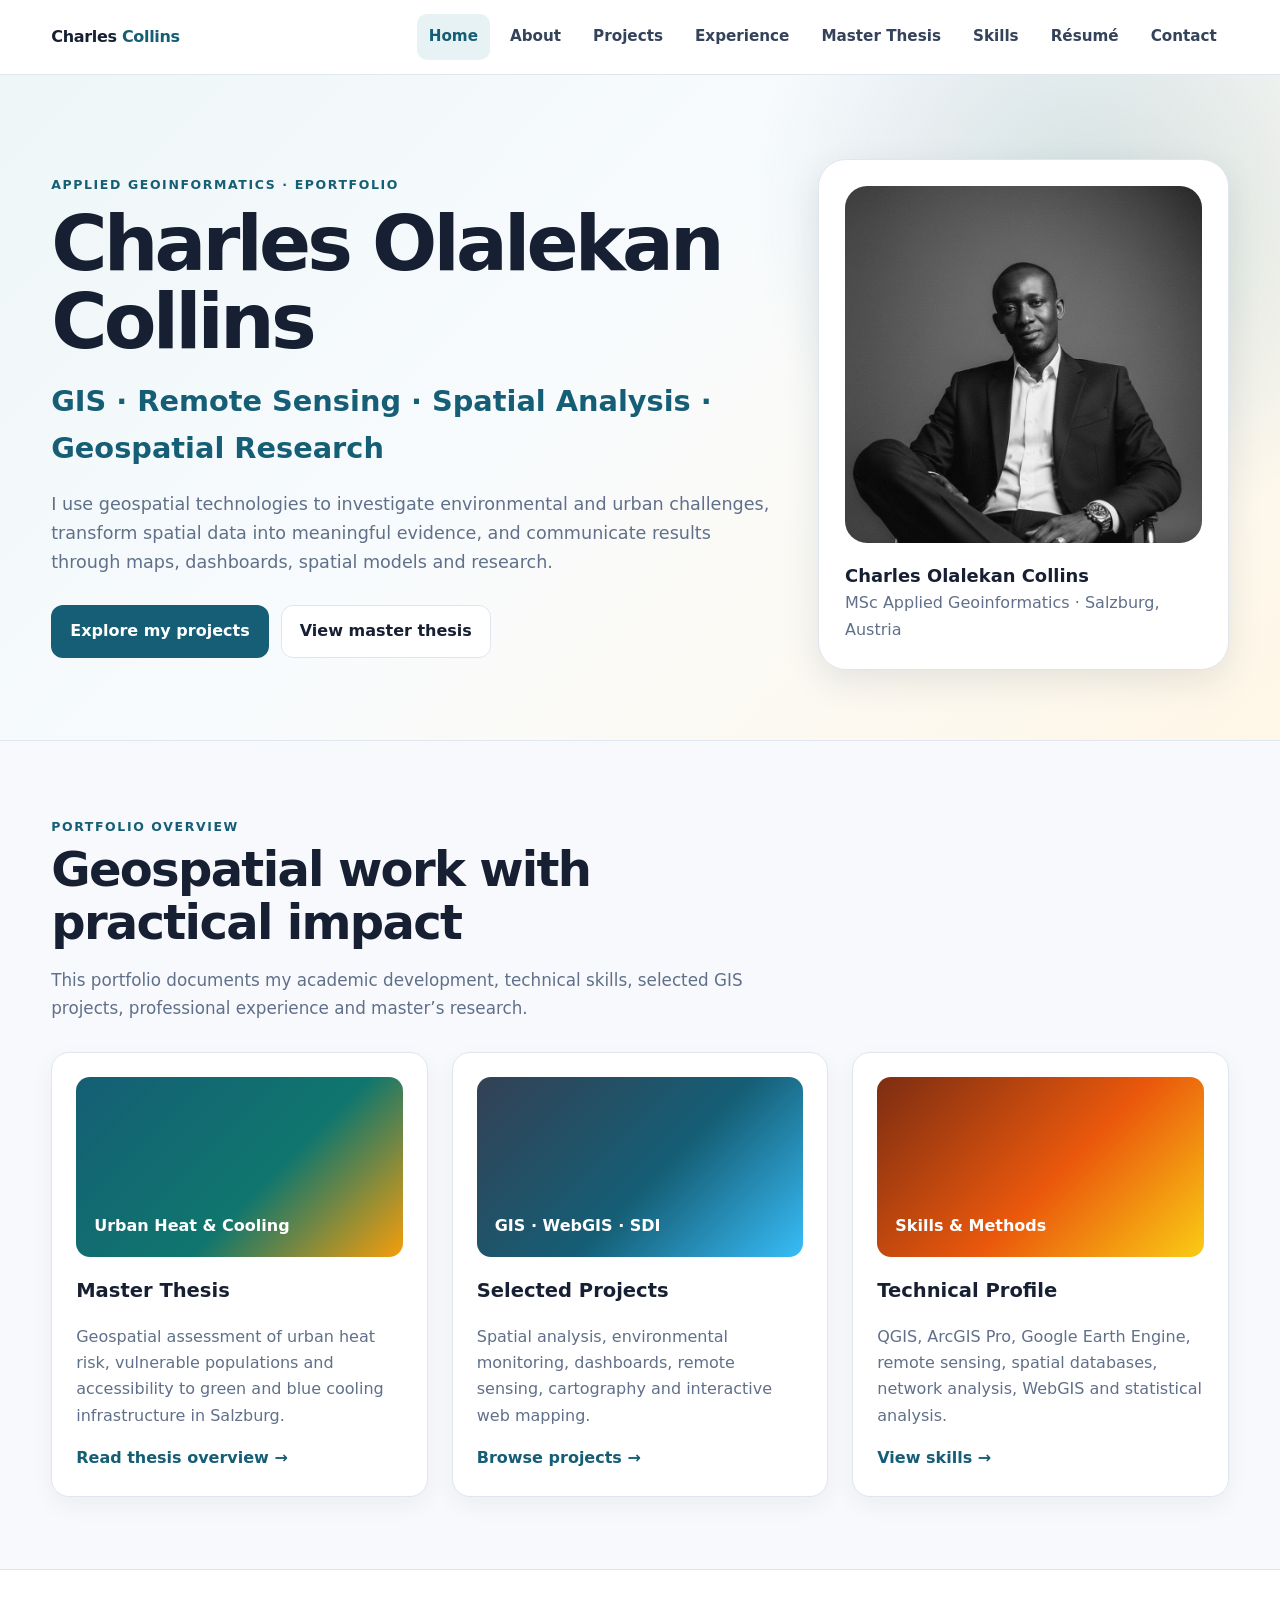
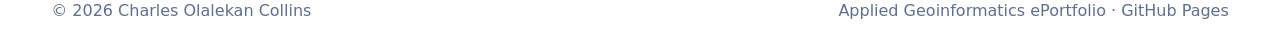
<file: index.html>
<!DOCTYPE html>
<html lang="en">
<head>
  <meta charset="UTF-8">
  <meta name="viewport" content="width=device-width, initial-scale=1.0">
  <meta name="description" content="Charles Olalekan Collins — Applied Geoinformatics ePortfolio">
  <title>Home | Charles Olalekan Collins</title>
  <link rel="stylesheet" href="style.css">
</head>
<body>
<header class="site-header"><div class="container nav-wrap">
<a class="brand" href="index.html">Charles <span>Collins</span></a>
<button class="menu-btn" aria-label="Toggle navigation" aria-expanded="false">☰</button>
<nav class="nav" aria-label="Primary navigation">
  <a href="index.html">Home</a>
  <a href="about.html">About</a>
  <a href="projects.html">Projects</a>
  <a href="experience.html">Experience</a>
  <a href="thesis.html">Master Thesis</a>
  <a href="skills.html">Skills</a>
  <a href="resume.html">Résumé</a>
  <a href="contact.html">Contact</a>
</nav>
</div></header>

<main>
<section class="hero">
  <div class="container hero-grid">
    <div>
      <span class="eyebrow">Applied Geoinformatics · ePortfolio</span>
      <h1>Charles Olalekan Collins</h1>
      <h2>GIS · Remote Sensing · Spatial Analysis · Geospatial Research</h2>
      <p class="lead">I use geospatial technologies to investigate environmental and urban challenges, transform spatial data into meaningful evidence, and communicate results through maps, dashboards, spatial models and research.</p>
      <div class="cta-row">
        <a class="btn primary" href="projects.html">Explore my projects</a>
        <a class="btn secondary" href="thesis.html">View master thesis</a>
      </div>
    </div>
    <aside class="profile-card">
      <img class="profile-photo"
     src="WhatsApp Image 2026-08-14 at 11.12.09.jpeg"
     alt="Charles Olalekan Collins">
      <div class="profile-meta">
        <strong>Charles Olalekan Collins</strong>
        <span>MSc Applied Geoinformatics · Salzburg, Austria</span>
      </div>
    </aside>
  </div>
</section>

<section class="section">
  <div class="container">
    <div class="section-head">
      <span class="eyebrow">Portfolio overview</span>
      <h2>Geospatial work with practical impact</h2>
      <p>This portfolio documents my academic development, technical skills, selected GIS projects, professional experience and master’s research.</p>
    </div>
    <div class="grid-3">
      <article class="card"><div class="thumb">Urban Heat & Cooling</div><h3>Master Thesis</h3><p>Geospatial assessment of urban heat risk, vulnerable populations and accessibility to green and blue cooling infrastructure in Salzburg.</p><a class="link-arrow" href="thesis.html">Read thesis overview →</a></article>
      <article class="card"><div class="thumb alt">GIS · WebGIS · SDI</div><h3>Selected Projects</h3><p>Spatial analysis, environmental monitoring, dashboards, remote sensing, cartography and interactive web mapping.</p><a class="link-arrow" href="projects.html">Browse projects →</a></article>
      <article class="card"><div class="thumb warm">Skills & Methods</div><h3>Technical Profile</h3><p>QGIS, ArcGIS Pro, Google Earth Engine, remote sensing, spatial databases, network analysis, WebGIS and statistical analysis.</p><a class="link-arrow" href="skills.html">View skills →</a></article>
    </div>
  </div>
</section>
</main>


<footer>
  <div class="container footer-row">
    <span>© 2026 Charles Olalekan Collins</span>
    <span>Applied Geoinformatics ePortfolio · GitHub Pages</span>
  </div>
</footer>

<script src="script.js"></script>
</body>
</html>
</file>
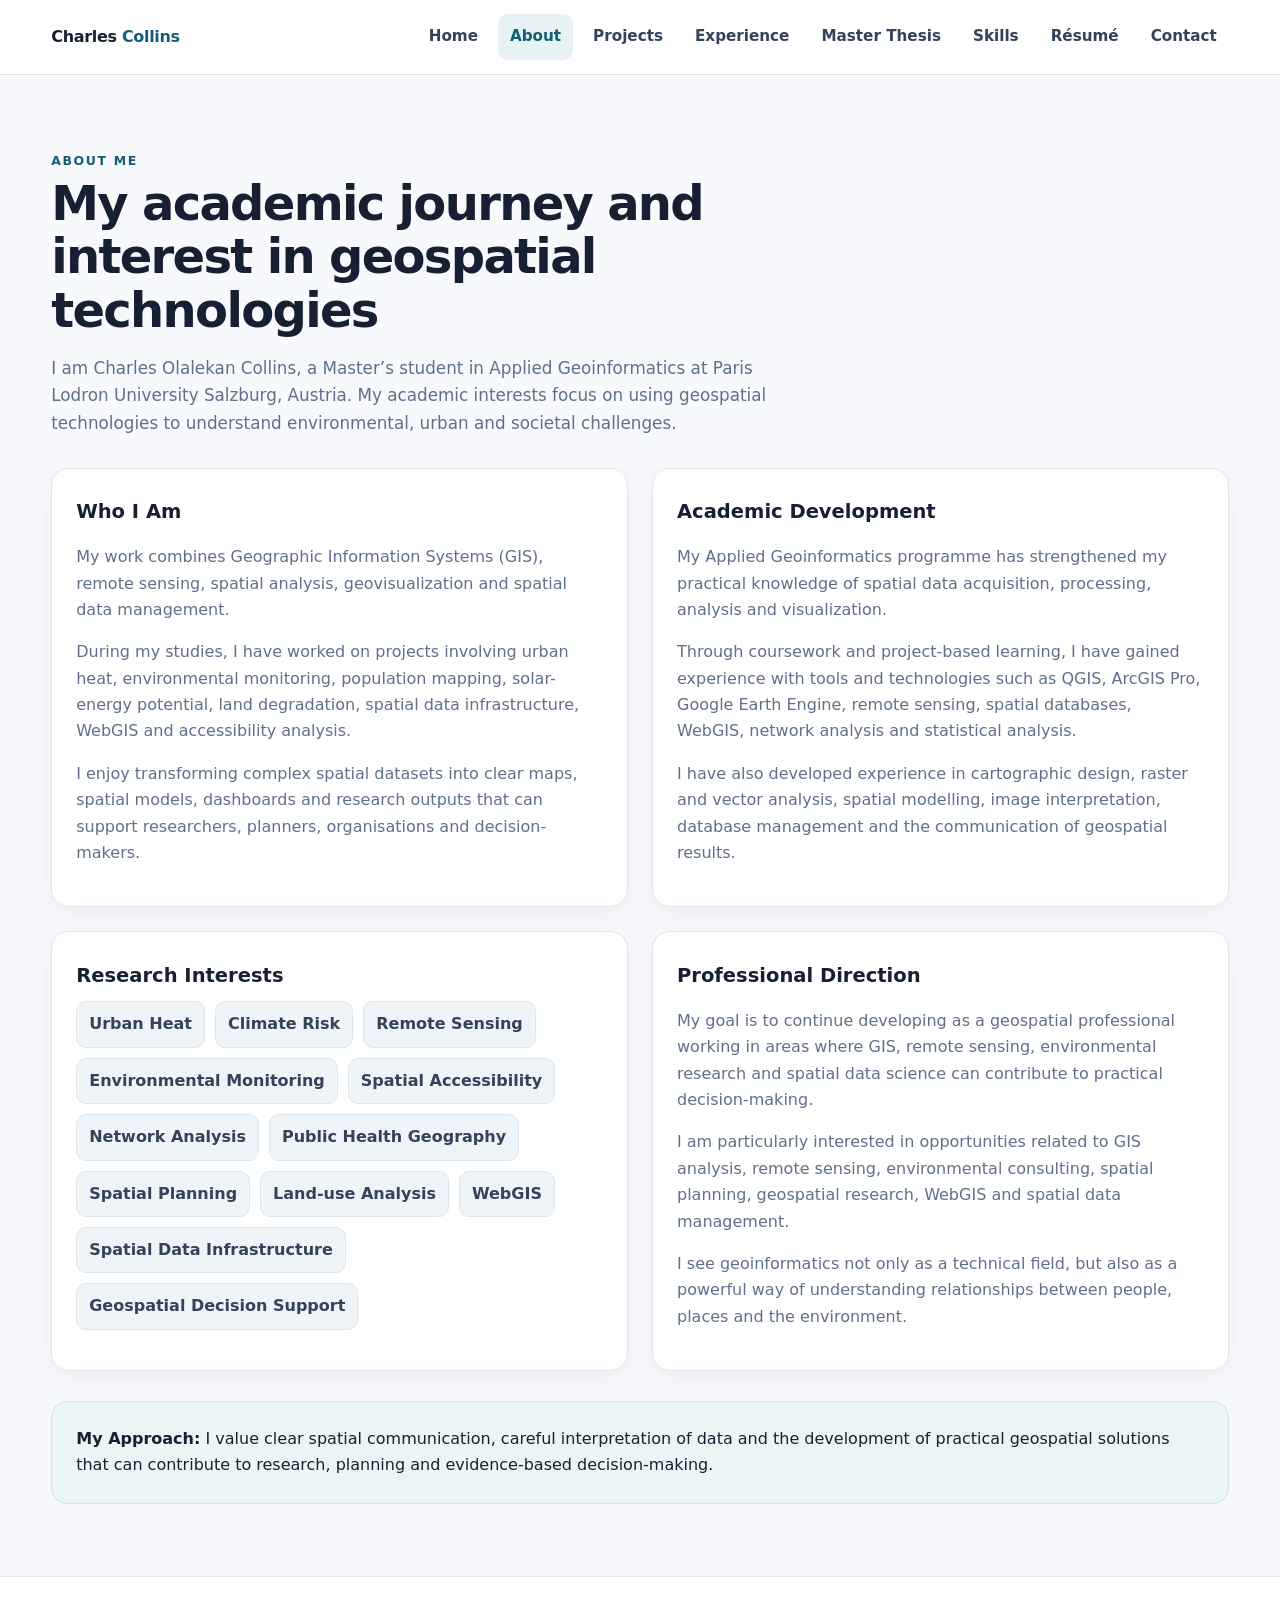
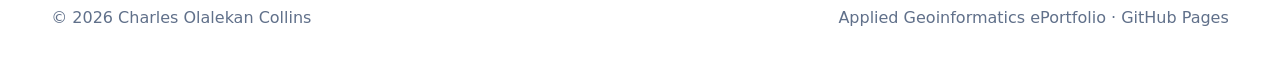
<file: about.html>
<!DOCTYPE html>
<html lang="en">
<head>
  <meta charset="UTF-8">
  <meta name="viewport" content="width=device-width, initial-scale=1.0">
  <meta name="description" content="About Charles Olalekan Collins — Applied Geoinformatics ePortfolio">
  <title>About | Charles Olalekan Collins</title>
  <link rel="stylesheet" href="style.css">
</head>

<body>

<header class="site-header">
  <div class="container nav-wrap">

    <a class="brand" href="index.html">
      Charles <span>Collins</span>
    </a>

    <button
      class="menu-btn"
      aria-label="Toggle navigation"
      aria-expanded="false">
      ☰
    </button>

    <nav class="nav" aria-label="Primary navigation">
      <a href="index.html">Home</a>
      <a href="about.html">About</a>
      <a href="projects.html">Projects</a>
      <a href="experience.html">Experience</a>
      <a href="thesis.html">Master Thesis</a>
      <a href="skills.html">Skills</a>
      <a href="resume.html">Résumé</a>
      <a href="contact.html">Contact</a>
    </nav>

  </div>
</header>


<main class="section">

  <div class="container">

    <div class="section-head">
      <span class="eyebrow">About Me</span>

      <h1>
        My academic journey and interest in geospatial technologies
      </h1>

      <p>
        I am Charles Olalekan Collins, a Master’s student in Applied
        Geoinformatics at Paris Lodron University Salzburg, Austria.
        My academic interests focus on using geospatial technologies
        to understand environmental, urban and societal challenges.
      </p>
    </div>


    <div class="grid-2">

      <section class="card">

        <h3>Who I Am</h3>

        <p>
          My work combines Geographic Information Systems (GIS),
          remote sensing, spatial analysis, geovisualization and
          spatial data management.
        </p>

        <p>
          During my studies, I have worked on projects involving
          urban heat, environmental monitoring, population mapping,
          solar-energy potential, land degradation, spatial data
          infrastructure, WebGIS and accessibility analysis.
        </p>

        <p>
          I enjoy transforming complex spatial datasets into clear
          maps, spatial models, dashboards and research outputs that
          can support researchers, planners, organisations and
          decision-makers.
        </p>

      </section>


      <section class="card">

        <h3>Academic Development</h3>

        <p>
          My Applied Geoinformatics programme has strengthened my
          practical knowledge of spatial data acquisition, processing,
          analysis and visualization.
        </p>

        <p>
          Through coursework and project-based learning, I have gained
          experience with tools and technologies such as QGIS,
          ArcGIS Pro, Google Earth Engine, remote sensing, spatial
          databases, WebGIS, network analysis and statistical analysis.
        </p>

        <p>
          I have also developed experience in cartographic design,
          raster and vector analysis, spatial modelling, image
          interpretation, database management and the communication
          of geospatial results.
        </p>

      </section>


      <section class="card">

        <h3>Research Interests</h3>

        <div class="skill-list">

          <span class="skill">Urban Heat</span>

          <span class="skill">Climate Risk</span>

          <span class="skill">Remote Sensing</span>

          <span class="skill">Environmental Monitoring</span>

          <span class="skill">Spatial Accessibility</span>

          <span class="skill">Network Analysis</span>

          <span class="skill">Public Health Geography</span>

          <span class="skill">Spatial Planning</span>

          <span class="skill">Land-use Analysis</span>

          <span class="skill">WebGIS</span>

          <span class="skill">Spatial Data Infrastructure</span>

          <span class="skill">Geospatial Decision Support</span>

        </div>

      </section>


      <section class="card">

        <h3>Professional Direction</h3>

        <p>
          My goal is to continue developing as a geospatial professional
          working in areas where GIS, remote sensing, environmental
          research and spatial data science can contribute to practical
          decision-making.
        </p>

        <p>
          I am particularly interested in opportunities related to GIS
          analysis, remote sensing, environmental consulting, spatial
          planning, geospatial research, WebGIS and spatial data
          management.
        </p>

        <p>
          I see geoinformatics not only as a technical field, but also
          as a powerful way of understanding relationships between
          people, places and the environment.
        </p>

      </section>

    </div>


    <div class="callout" style="margin-top:30px;">

      <strong>My Approach:</strong>

      I value clear spatial communication, careful interpretation of
      data and the development of practical geospatial solutions that
      can contribute to research, planning and evidence-based
      decision-making.

    </div>

  </div>

</main>


<footer>

  <div class="container footer-row">

    <span>
      © 2026 Charles Olalekan Collins
    </span>

    <span>
      Applied Geoinformatics ePortfolio · GitHub Pages
    </span>

  </div>

</footer>


<script src="script.js"></script>

</body>
</html>
</file>
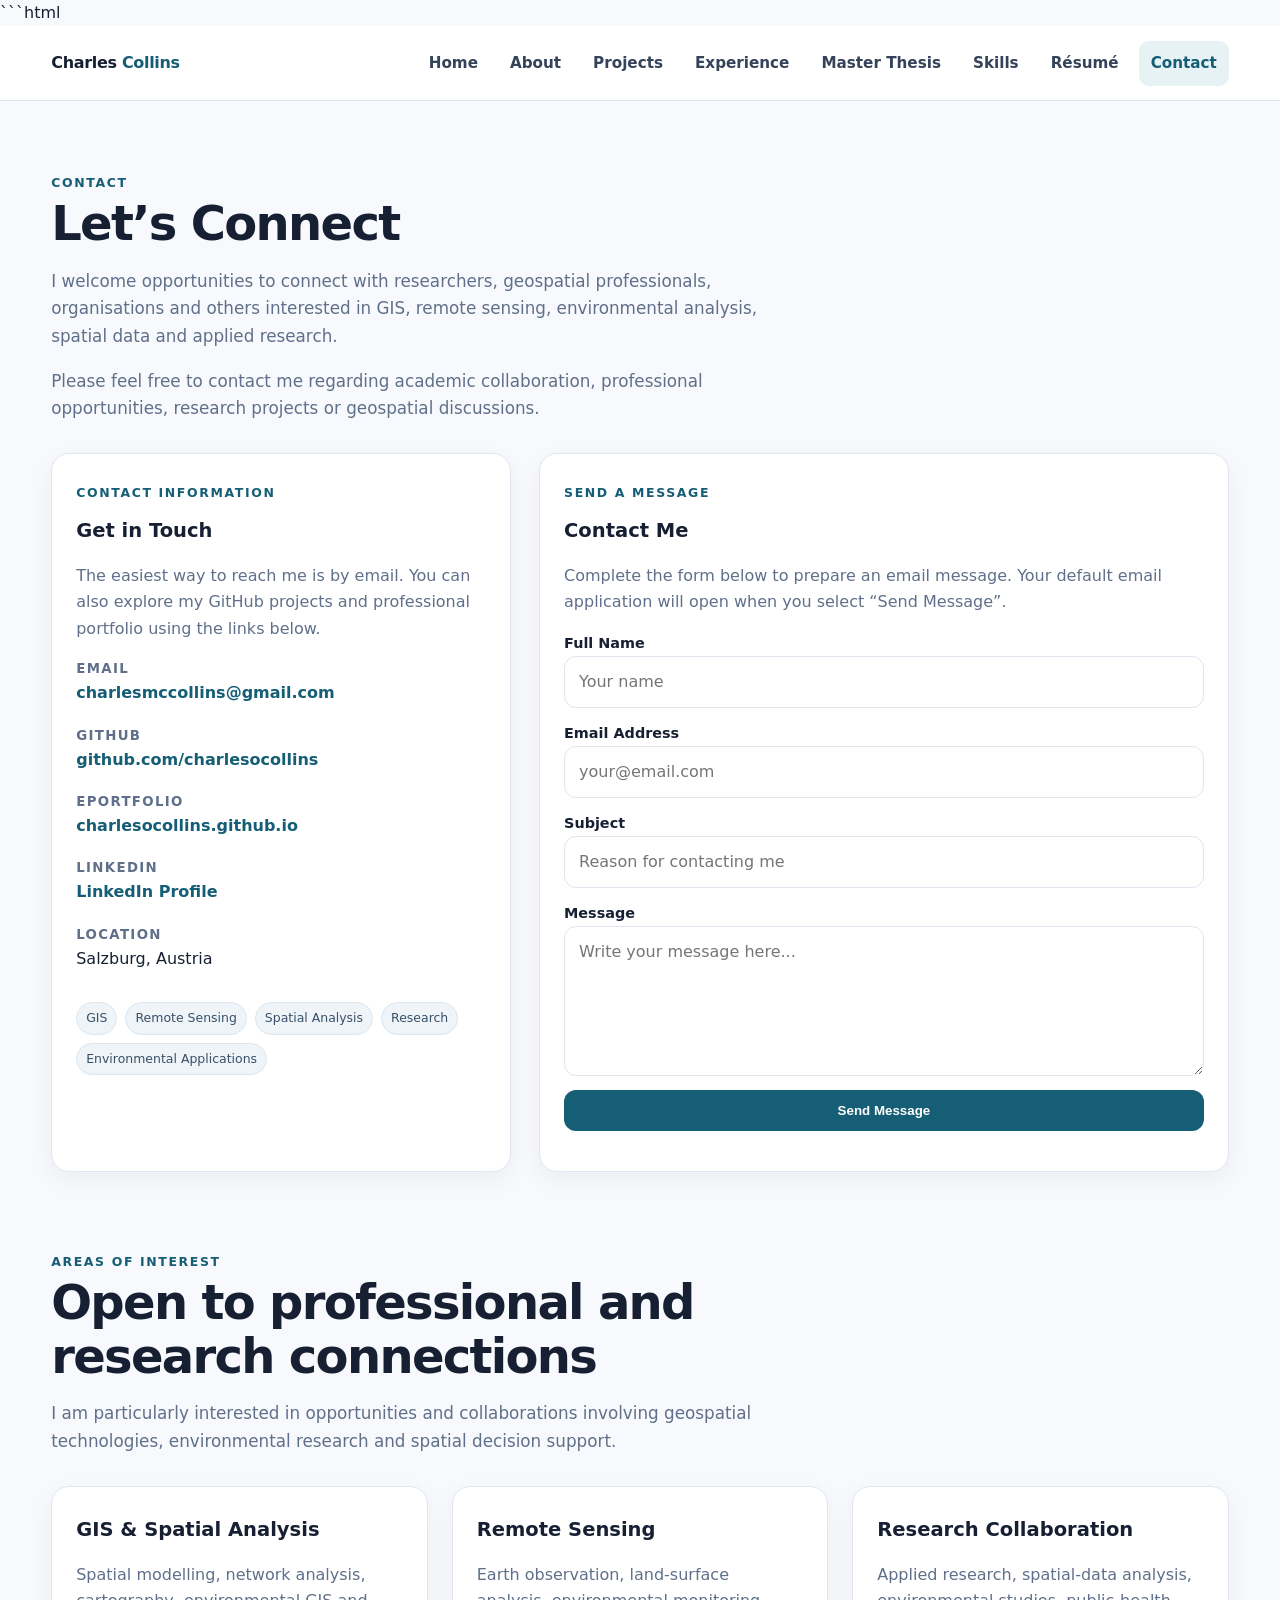
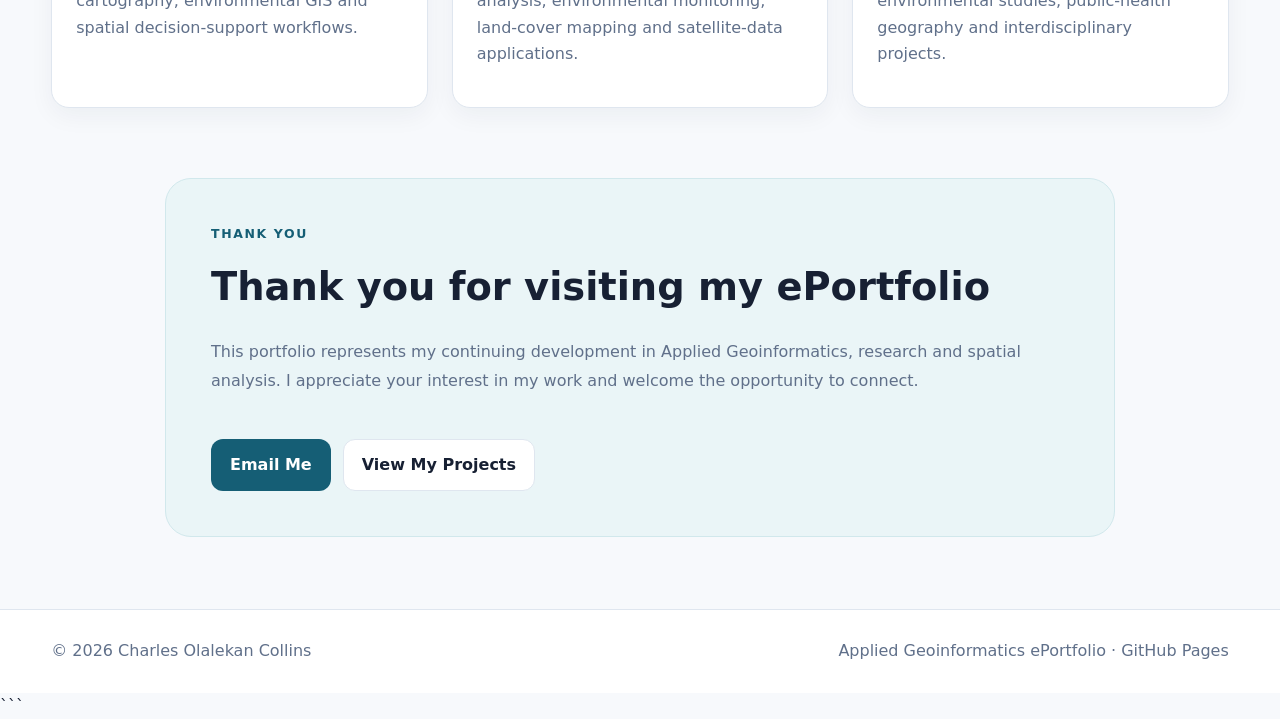
<file: contact.html>
```html
<!DOCTYPE html>
<html lang="en">

<head>
  <meta charset="UTF-8">

  <meta name="viewport"
        content="width=device-width, initial-scale=1.0">

  <meta name="description"
        content="Contact Charles Olalekan Collins for GIS, geospatial research and professional collaboration">

  <title>
    Contact | Charles Olalekan Collins
  </title>

  <link rel="stylesheet" href="style.css">
</head>


<body>


<!-- =====================================================
     NAVIGATION
===================================================== -->

<header class="site-header">

  <div class="container nav-wrap">

    <a class="brand" href="index.html">
      Charles <span>Collins</span>
    </a>

    <button
      class="menu-btn"
      aria-label="Toggle navigation"
      aria-expanded="false">
      ☰
    </button>

    <nav class="nav" aria-label="Primary navigation">

      <a href="index.html">Home</a>
      <a href="about.html">About</a>
      <a href="projects.html">Projects</a>
      <a href="experience.html">Experience</a>
      <a href="thesis.html">Master Thesis</a>
      <a href="skills.html">Skills</a>
      <a href="resume.html">Résumé</a>
      <a href="contact.html">Contact</a>

    </nav>

  </div>

</header>



<main>


<!-- =====================================================
     CONTACT INTRODUCTION
===================================================== -->

<section class="section">

  <div class="container">


    <div class="section-head">

      <span class="eyebrow">
        Contact
      </span>

      <h1>
        Let’s Connect
      </h1>

      <p>
        I welcome opportunities to connect with researchers,
        geospatial professionals, organisations and others interested
        in GIS, remote sensing, environmental analysis, spatial data
        and applied research.
      </p>

      <p>
        Please feel free to contact me regarding academic
        collaboration, professional opportunities, research projects
        or geospatial discussions.
      </p>

    </div>



<!-- =====================================================
     CONTACT GRID
===================================================== -->

    <div class="contact-grid">


<!-- =====================================================
     CONTACT DETAILS
===================================================== -->

      <section class="card">


        <span class="eyebrow">
          Contact Information
        </span>


        <h3>
          Get in Touch
        </h3>


        <p>
          The easiest way to reach me is by email. You can also
          explore my GitHub projects and professional portfolio
          using the links below.
        </p>



        <div class="contact-item">

          <small>
            Email
          </small>

          <a href="mailto:charlesmccollins@gmail.com">
            charlesmccollins@gmail.com
          </a>

        </div>



        <div class="contact-item">

          <small>
            GitHub
          </small>

          <a
            href="https://github.com/charlesocollins"
            target="_blank"
            rel="noopener">

            github.com/charlesocollins

          </a>

        </div>



        <div class="contact-item">

          <small>
            ePortfolio
          </small>

          <a
            href="https://charlesocollins.github.io"
            target="_blank"
            rel="noopener">

            charlesocollins.github.io

          </a>

        </div>



        <div class="contact-item">

          <small>
            LinkedIn
          </small>

          <a
            href="#"
            aria-label="LinkedIn profile link to be added">

            LinkedIn Profile

          </a>

        </div>



        <div class="contact-item">

          <small>
            Location
          </small>

          <span>
            Salzburg, Austria
          </span>

        </div>



        <div class="tags"
             style="margin-top:30px;">

          <span class="tag">
            GIS
          </span>

          <span class="tag">
            Remote Sensing
          </span>

          <span class="tag">
            Spatial Analysis
          </span>

          <span class="tag">
            Research
          </span>

          <span class="tag">
            Environmental Applications
          </span>

        </div>


      </section>



<!-- =====================================================
     CONTACT FORM
===================================================== -->

      <section class="card">


        <span class="eyebrow">
          Send a Message
        </span>


        <h3>
          Contact Me
        </h3>


        <p>
          Complete the form below to prepare an email message.
          Your default email application will open when you select
          “Send Message”.
        </p>


        <form
          class="form"
          action="mailto:charlesmccollins@gmail.com"
          method="post"
          enctype="text/plain">


          <div>

            <label for="name">
              Full Name
            </label>

            <input
              id="name"
              name="name"
              type="text"
              placeholder="Your name"
              required>

          </div>



          <div>

            <label for="email">
              Email Address
            </label>

            <input
              id="email"
              name="email"
              type="email"
              placeholder="your@email.com"
              required>

          </div>



          <div>

            <label for="subject">
              Subject
            </label>

            <input
              id="subject"
              name="subject"
              type="text"
              placeholder="Reason for contacting me">

          </div>



          <div>

            <label for="message">
              Message
            </label>

            <textarea
              id="message"
              name="message"
              placeholder="Write your message here..."
              required></textarea>

          </div>



          <button
            class="btn primary"
            type="submit">

            Send Message

          </button>


        </form>


      </section>


    </div>



<!-- =====================================================
     COLLABORATION SECTION
===================================================== -->

    <div class="section-head"
         style="margin-top:80px;">

      <span class="eyebrow">
        Areas of Interest
      </span>

      <h2>
        Open to professional and research connections
      </h2>

      <p>
        I am particularly interested in opportunities and
        collaborations involving geospatial technologies,
        environmental research and spatial decision support.
      </p>

    </div>



    <div class="grid-3">


      <article class="card">

        <h3>
          GIS & Spatial Analysis
        </h3>

        <p>
          Spatial modelling, network analysis, cartography,
          environmental GIS and spatial decision-support workflows.
        </p>

      </article>



      <article class="card">

        <h3>
          Remote Sensing
        </h3>

        <p>
          Earth observation, land-surface analysis, environmental
          monitoring, land-cover mapping and satellite-data
          applications.
        </p>

      </article>



      <article class="card">

        <h3>
          Research Collaboration
        </h3>

        <p>
          Applied research, spatial-data analysis, environmental
          studies, public-health geography and interdisciplinary
          projects.
        </p>

      </article>


    </div>



<!-- =====================================================
     FINAL MESSAGE
===================================================== -->

    <div class="reflection-box"
         style="margin-top:70px;">

      <span class="eyebrow">
        Thank You
      </span>

      <h2>
        Thank you for visiting my ePortfolio
      </h2>

      <p>
        This portfolio represents my continuing development in
        Applied Geoinformatics, research and spatial analysis.
        I appreciate your interest in my work and welcome the
        opportunity to connect.
      </p>


      <div class="cta-row">

        <a
          class="btn primary"
          href="mailto:charlesmccollins@gmail.com">

          Email Me

        </a>


        <a
          class="btn secondary"
          href="projects.html">

          View My Projects

        </a>

      </div>


    </div>


  </div>

</section>


</main>



<!-- =====================================================
     FOOTER
===================================================== -->

<footer>

  <div class="container footer-row">

    <span>
      © 2026 Charles Olalekan Collins
    </span>

    <span>
      Applied Geoinformatics ePortfolio · GitHub Pages
    </span>

  </div>

</footer>


<script src="script.js"></script>


</body>

</html>
```
</file>
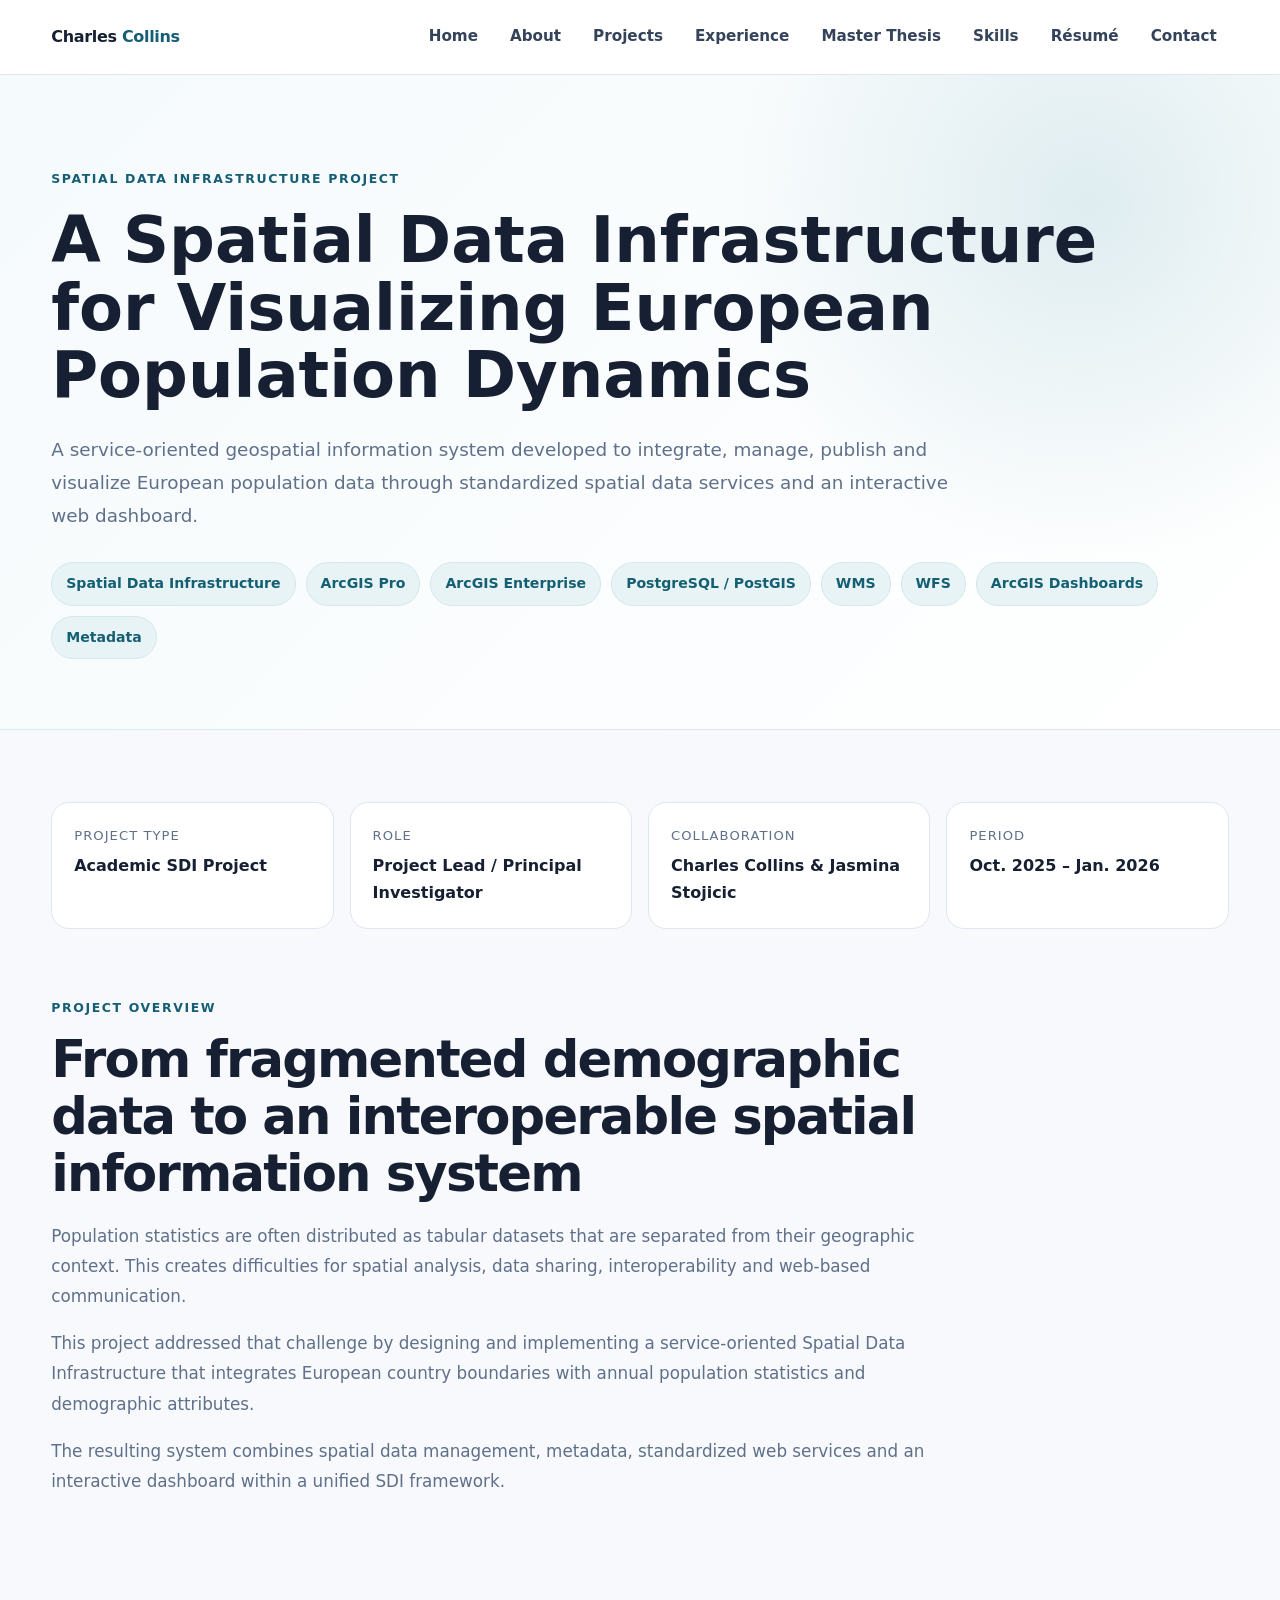
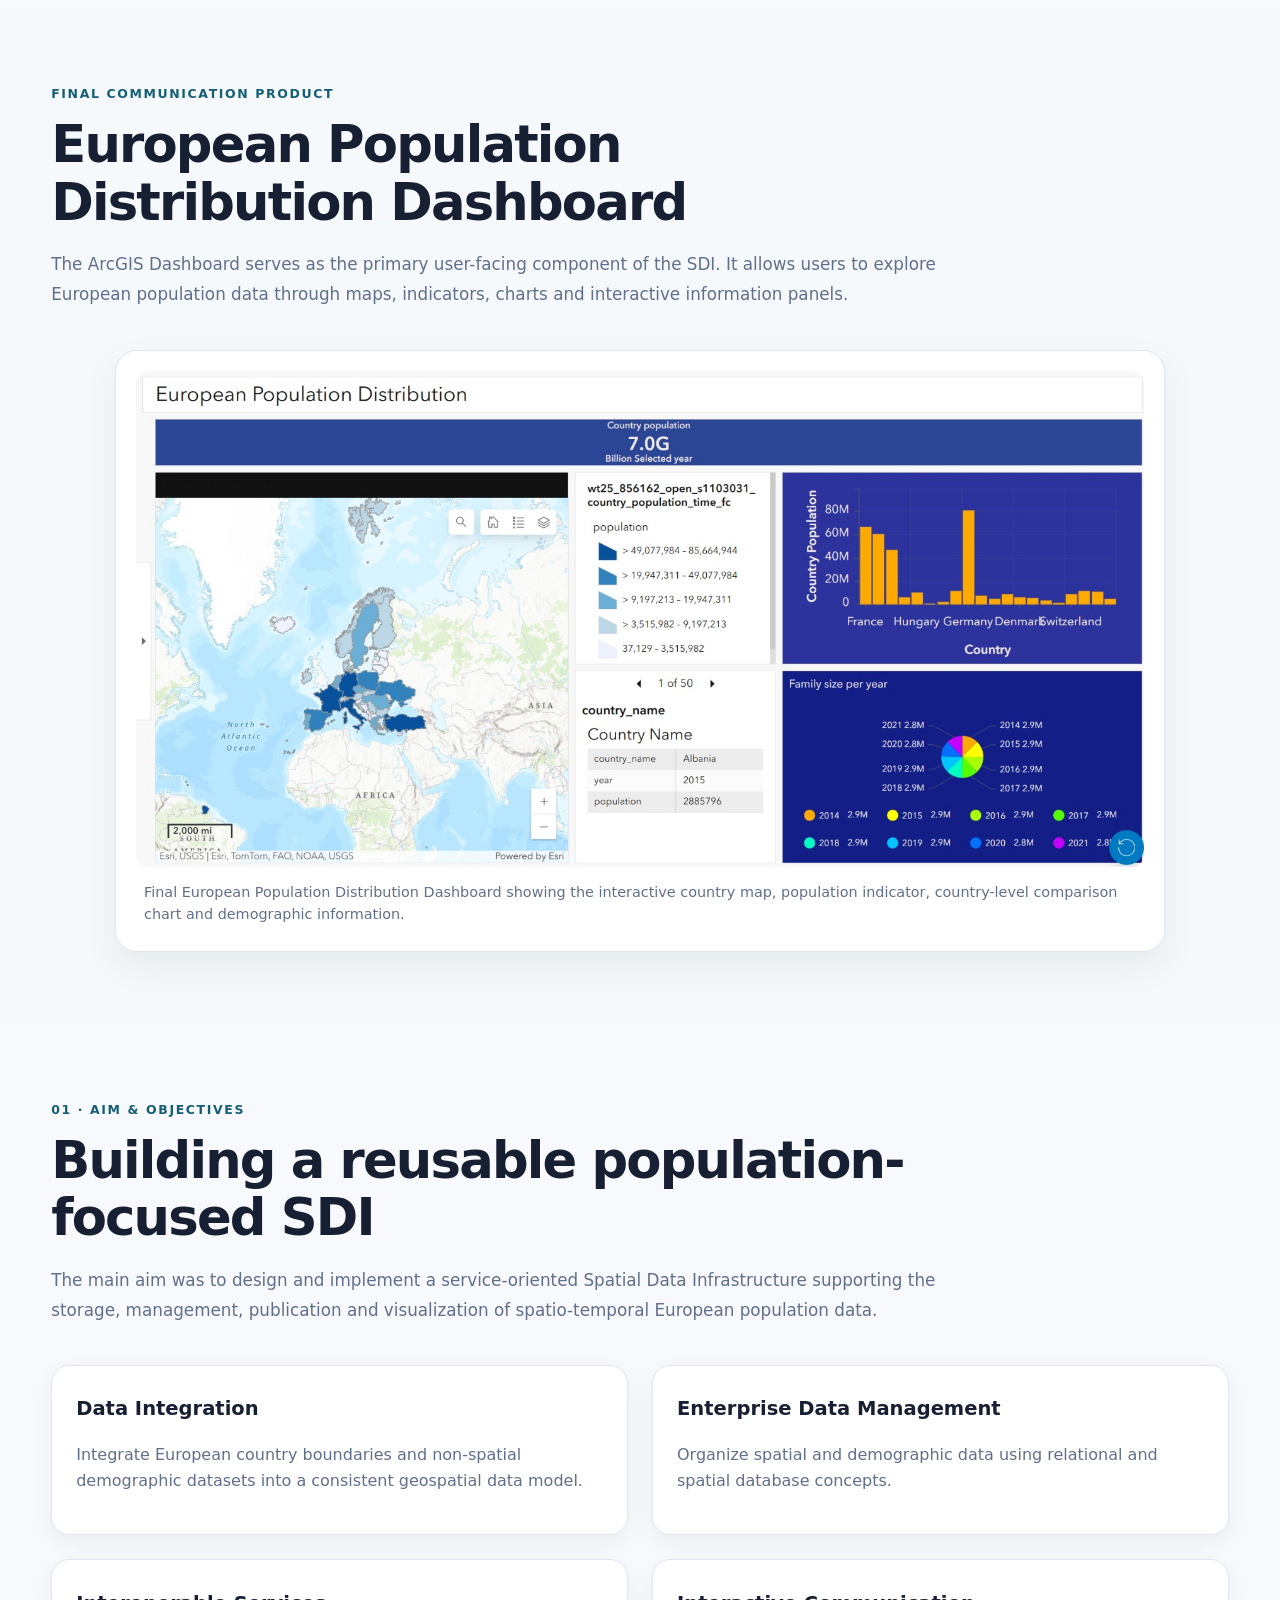
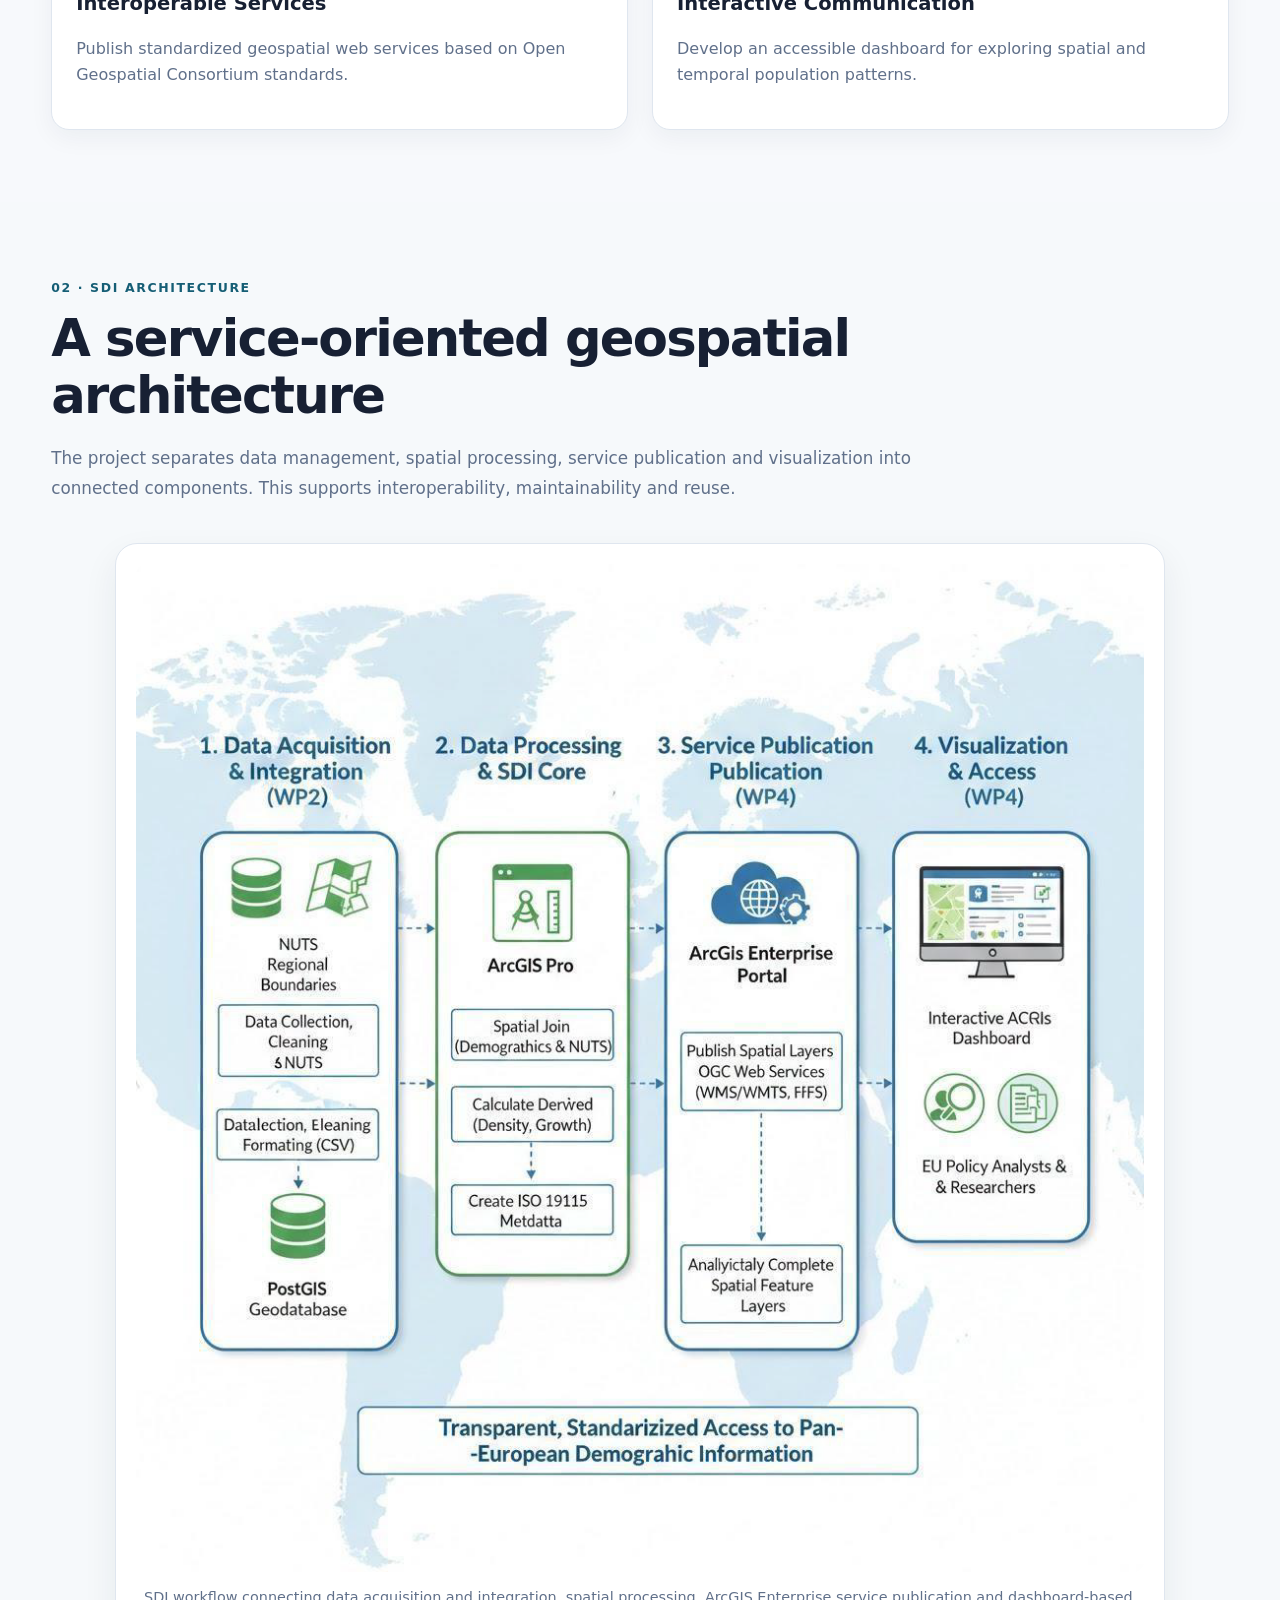
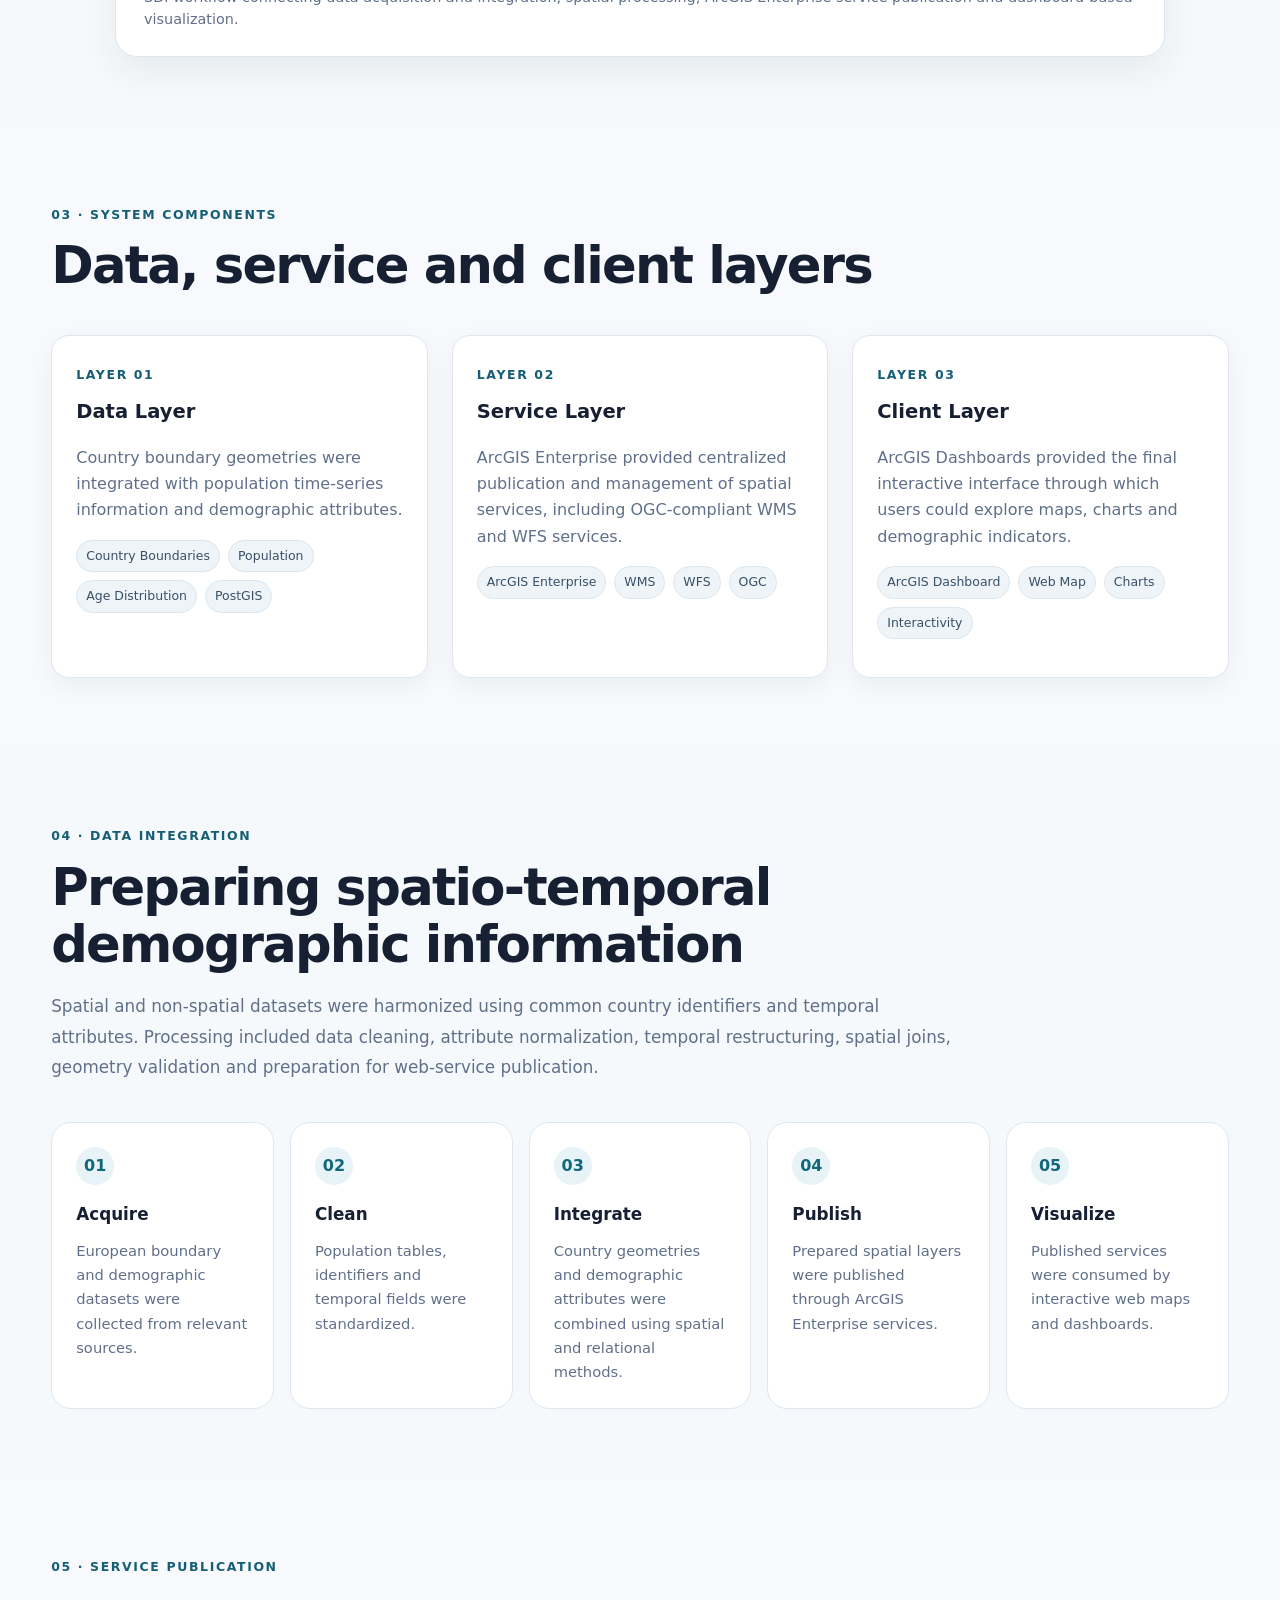
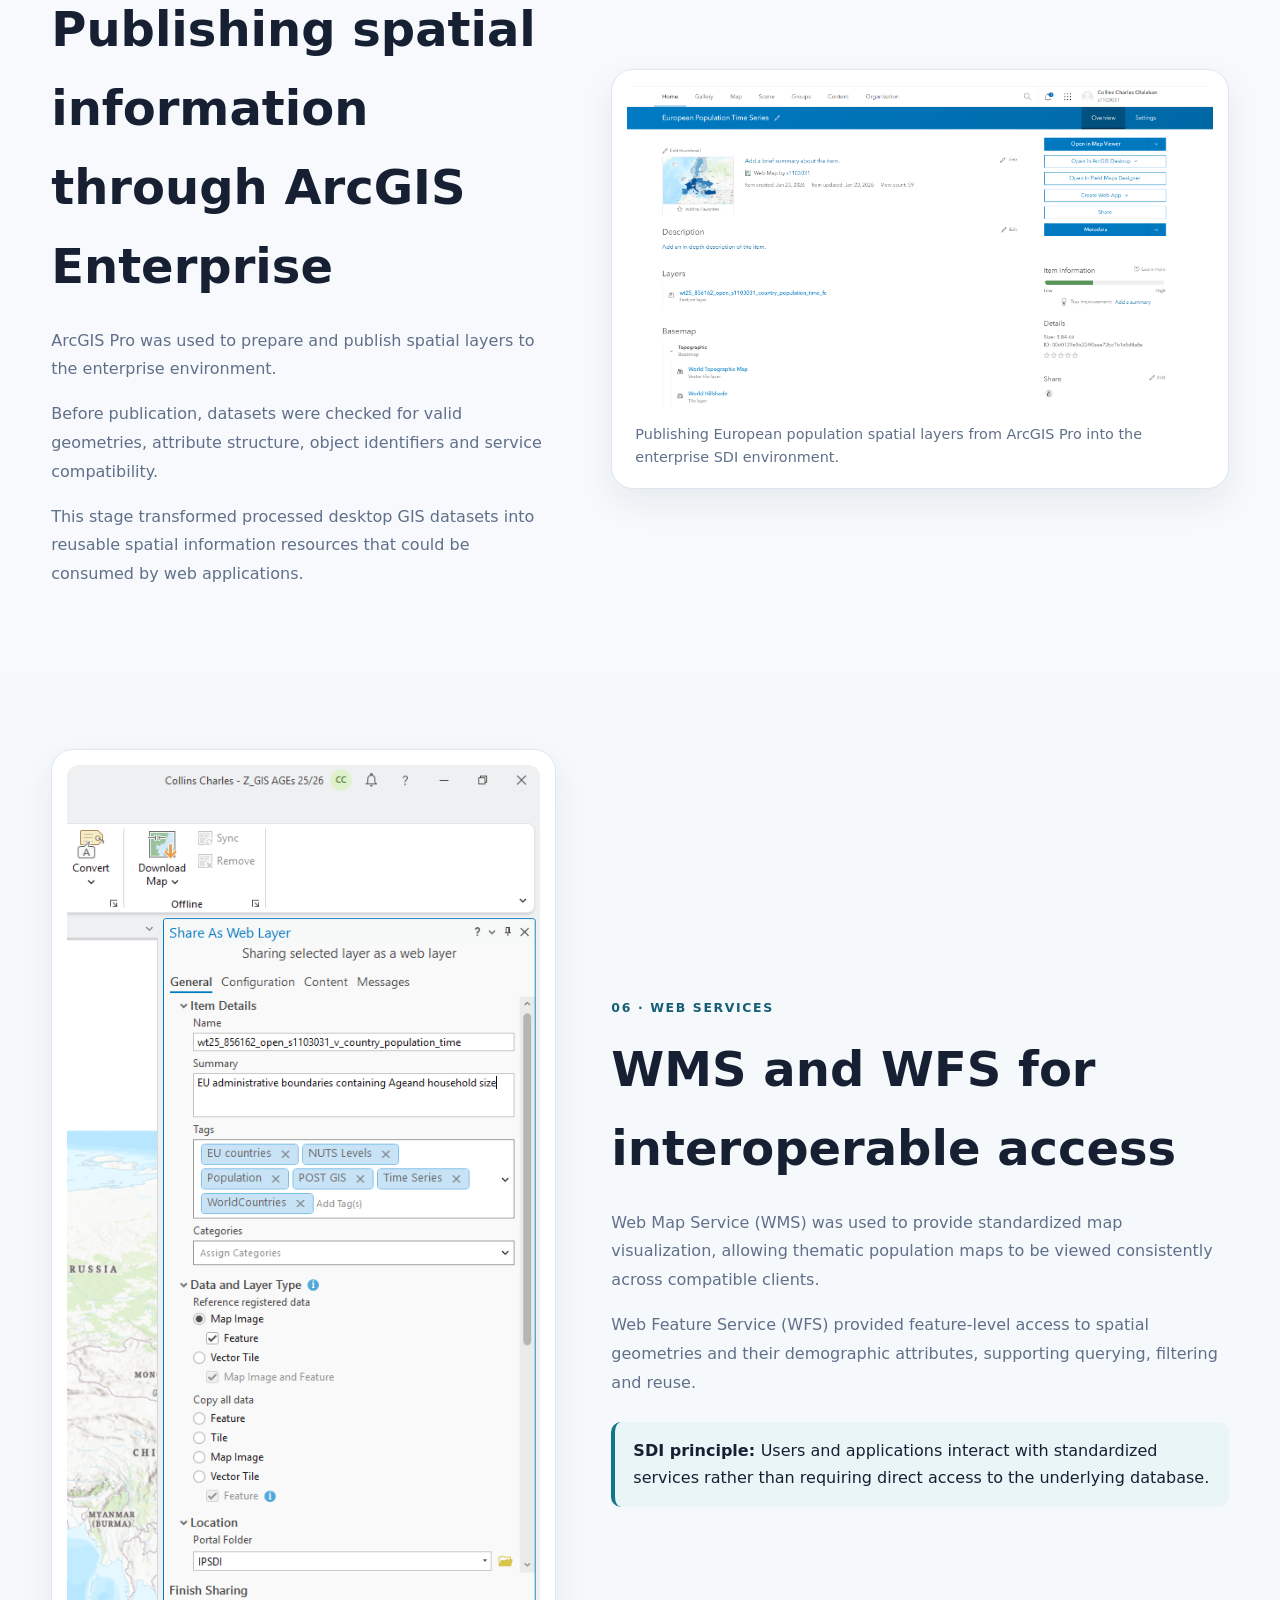
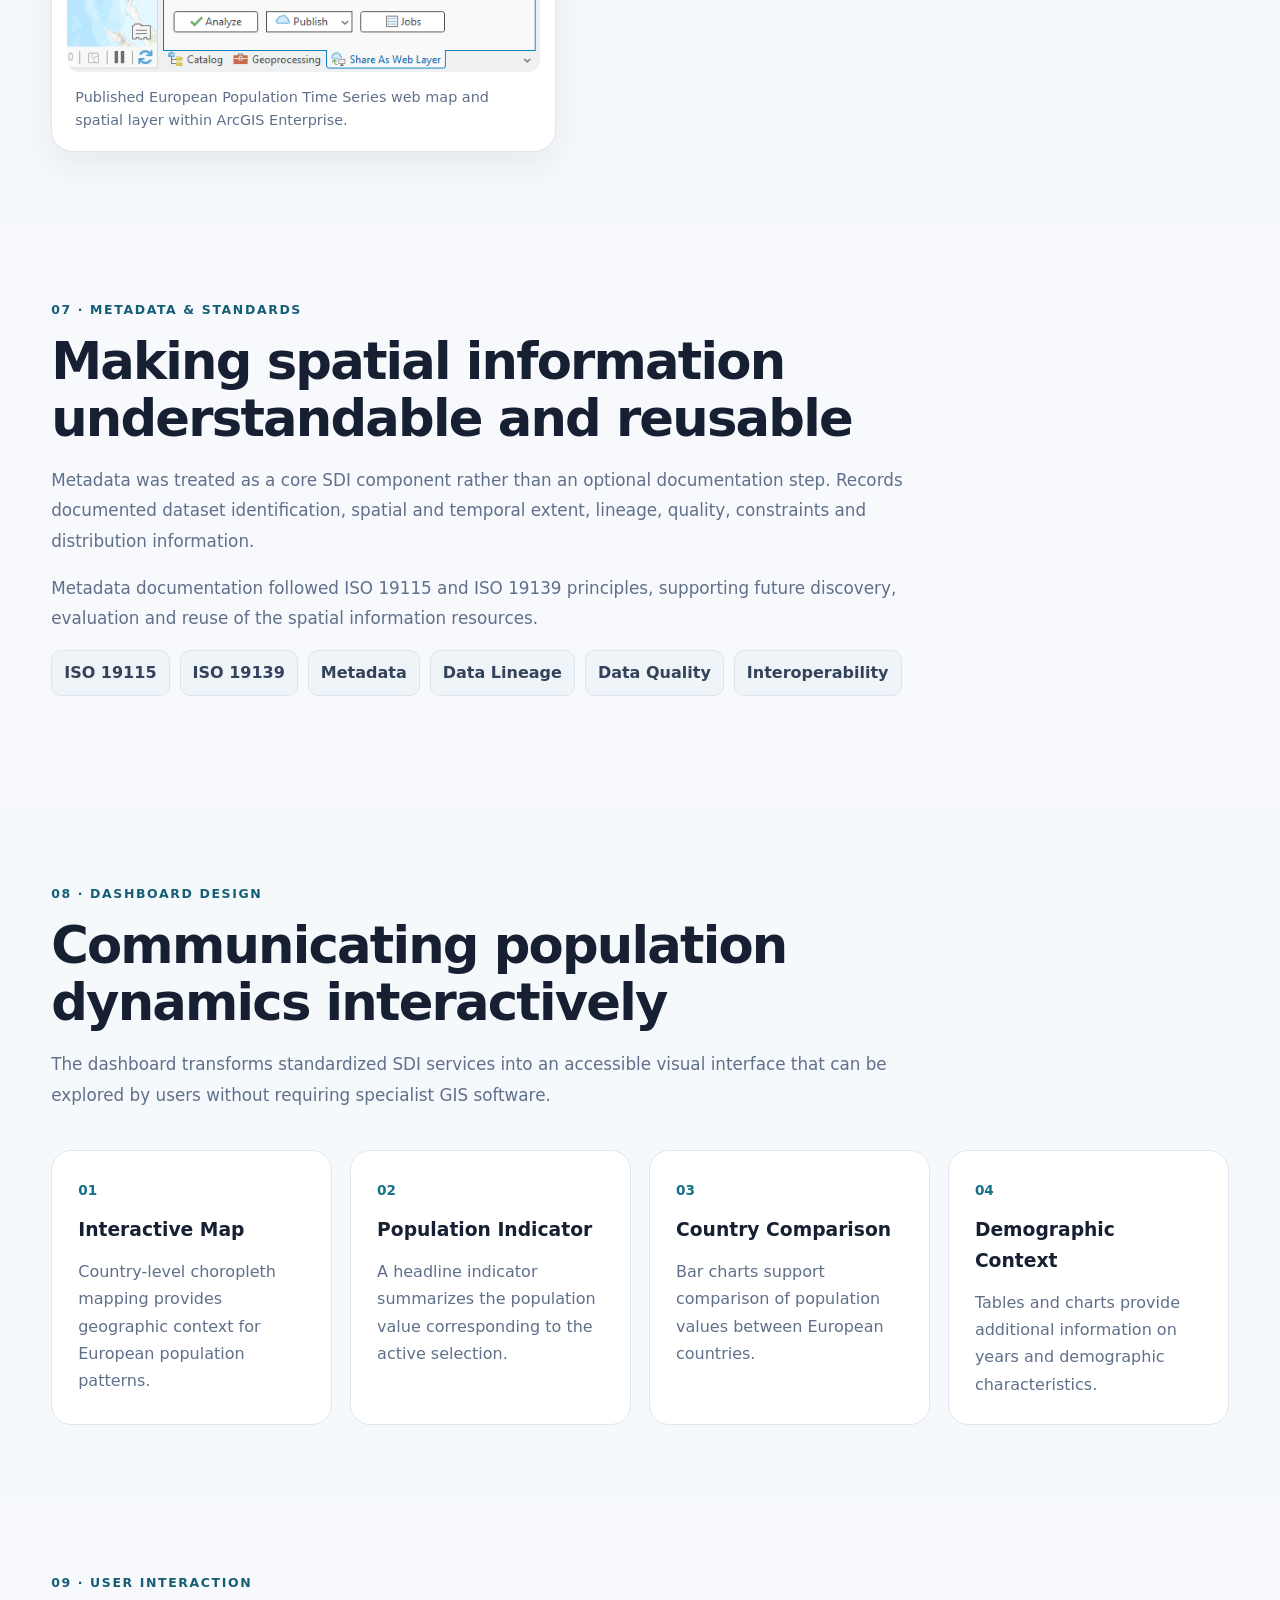
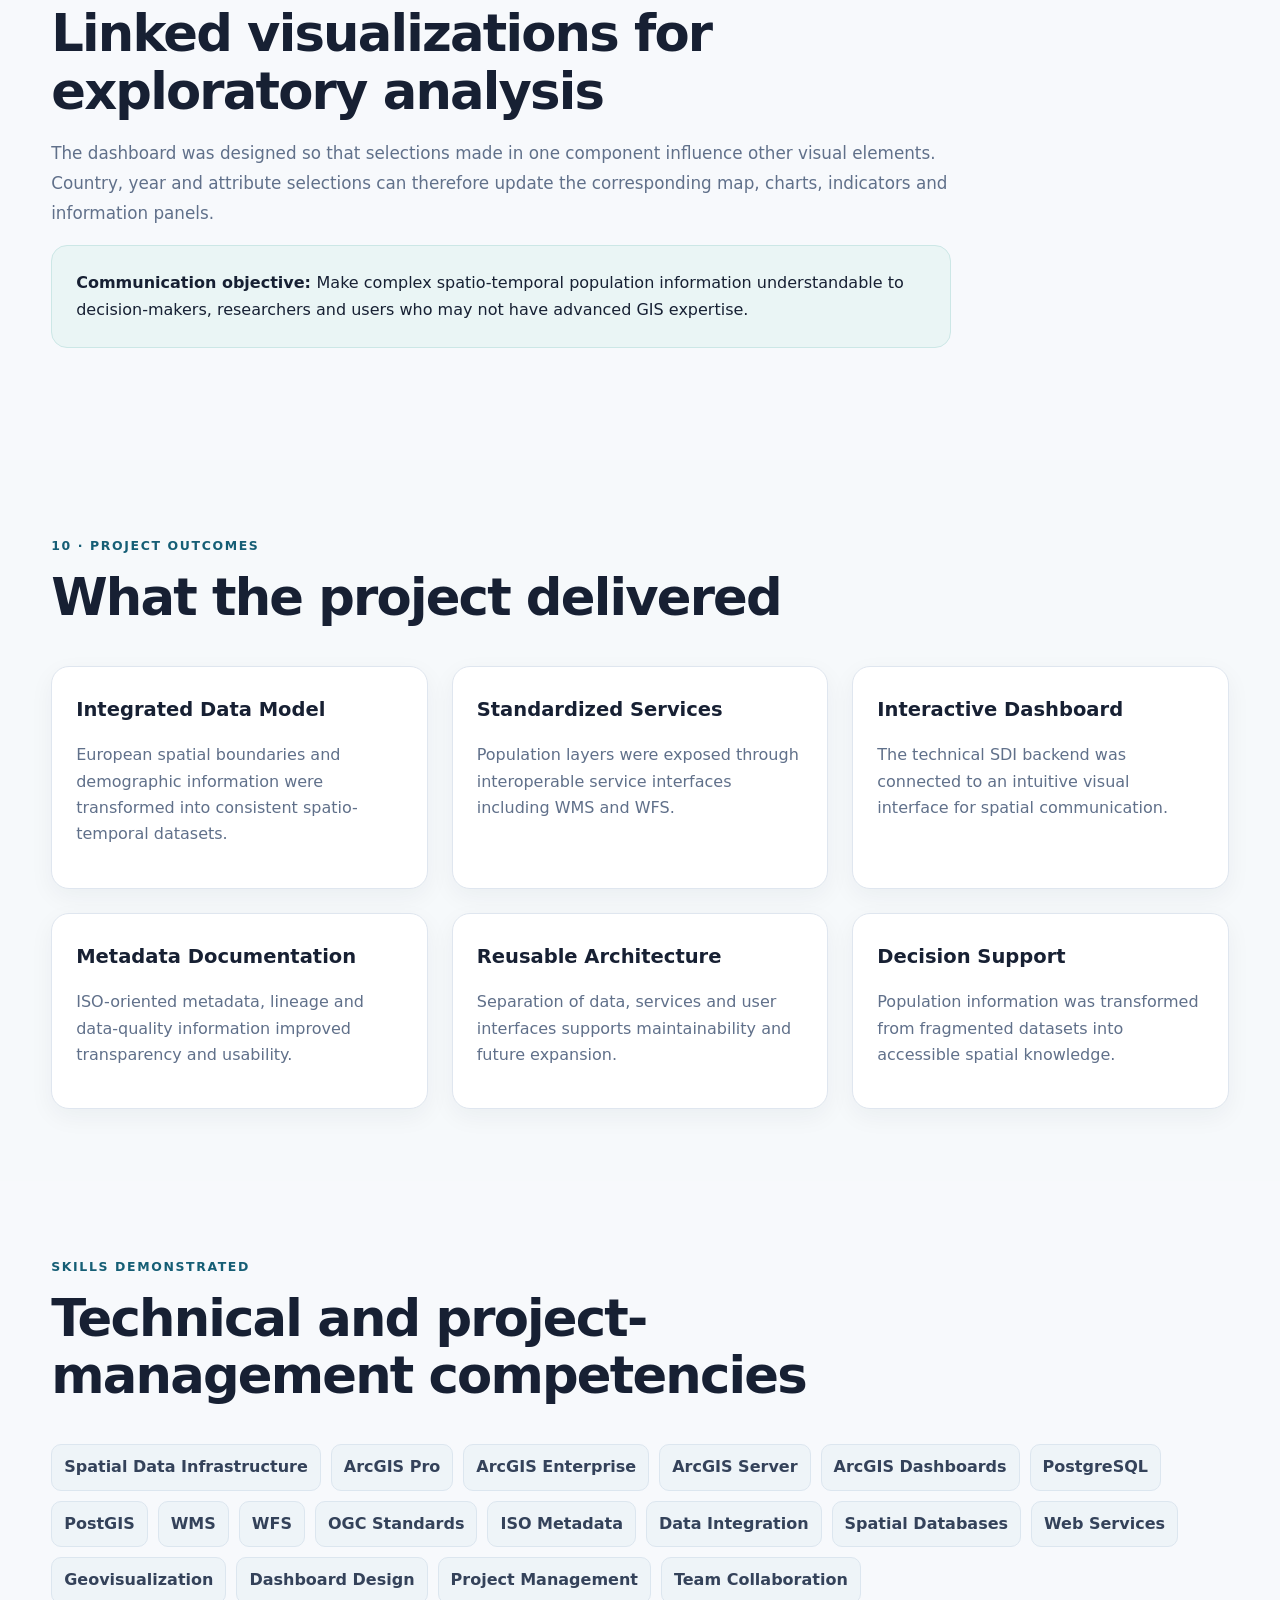
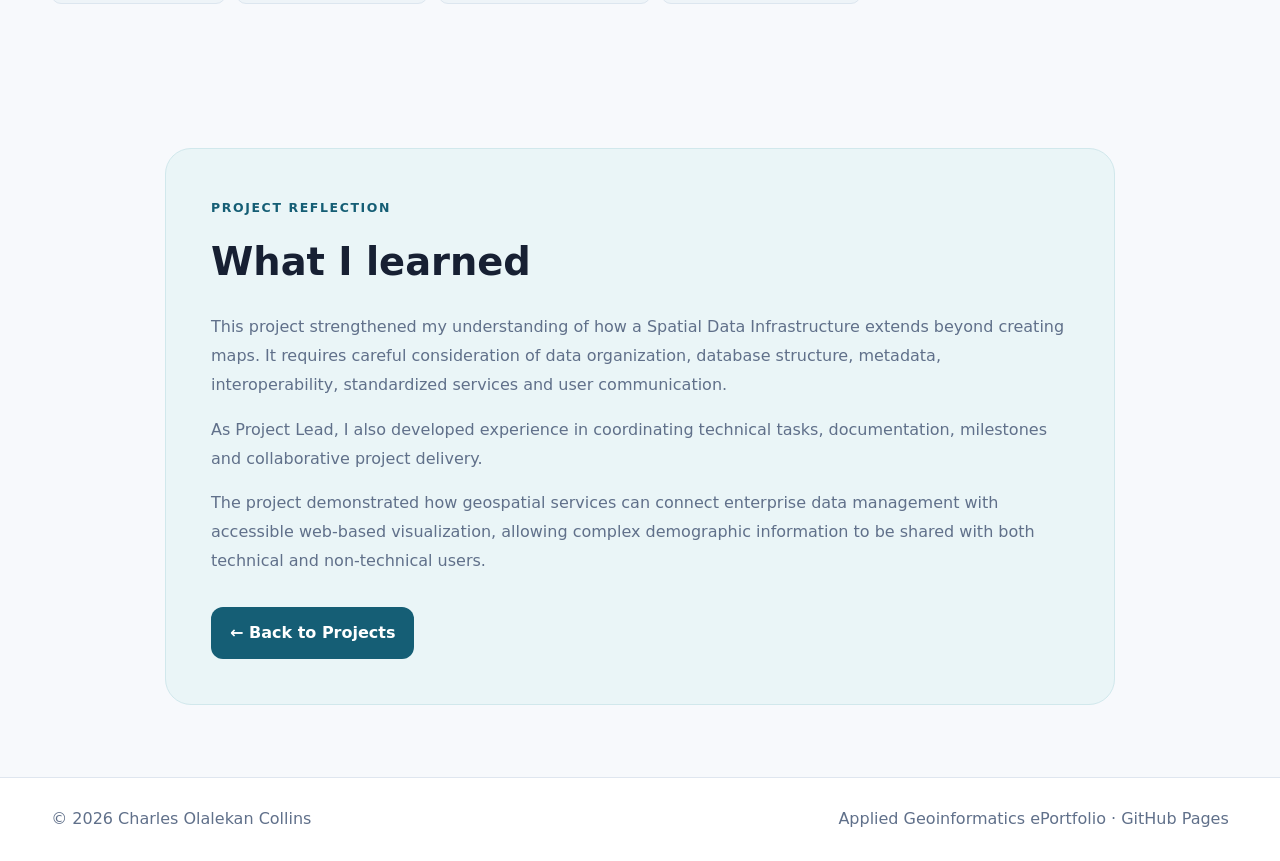
<file: european-population-sdi.html>
<!DOCTYPE html>
<html lang="en">

<head>

  <meta charset="UTF-8">

  <meta name="viewport"
        content="width=device-width, initial-scale=1.0">

  <meta name="description"
        content="Spatial Data Infrastructure for Visualizing European Population Dynamics by Charles Olalekan Collins and Jasmina Stojicic">

  <title>
    European Population SDI | Charles Olalekan Collins
  </title>

  <link rel="stylesheet" href="style.css">

</head>


<body>


<!-- =====================================================
     NAVIGATION
===================================================== -->

<header class="site-header">

  <div class="container nav-wrap">


    <a class="brand"
       href="index.html">

      Charles <span>Collins</span>

    </a>


    <button
      class="menu-btn"
      aria-label="Toggle navigation"
      aria-expanded="false">

      ☰

    </button>


    <nav class="nav"
         aria-label="Primary navigation">

      <a href="index.html">
        Home
      </a>

      <a href="about.html">
        About
      </a>

      <a href="projects.html">
        Projects
      </a>

      <a href="experience.html">
        Experience
      </a>

      <a href="thesis.html">
        Master Thesis
      </a>

      <a href="skills.html">
        Skills
      </a>

      <a href="resume.html">
        Résumé
      </a>

      <a href="contact.html">
        Contact
      </a>

    </nav>


  </div>

</header>



<main>


<!-- =====================================================
     PROJECT HERO
===================================================== -->

<section class="project-hero">

  <div class="container">


    <span class="eyebrow">
      Spatial Data Infrastructure Project
    </span>


    <h1>
      A Spatial Data Infrastructure for
      Visualizing European Population Dynamics
    </h1>


    <p class="project-lead">

      A service-oriented geospatial information system developed
      to integrate, manage, publish and visualize European
      population data through standardized spatial data services
      and an interactive web dashboard.

    </p>


    <div class="project-tags">

      <span>
        Spatial Data Infrastructure
      </span>

      <span>
        ArcGIS Pro
      </span>

      <span>
        ArcGIS Enterprise
      </span>

      <span>
        PostgreSQL / PostGIS
      </span>

      <span>
        WMS
      </span>

      <span>
        WFS
      </span>

      <span>
        ArcGIS Dashboards
      </span>

      <span>
        Metadata
      </span>

    </div>


  </div>

</section>



<!-- =====================================================
     PROJECT METADATA
===================================================== -->

<section class="section">

  <div class="container">


    <div class="project-meta-grid">


      <div class="project-meta">

        <span>
          Project Type
        </span>

        <strong>
          Academic SDI Project
        </strong>

      </div>


      <div class="project-meta">

        <span>
          Role
        </span>

        <strong>
          Project Lead / Principal Investigator
        </strong>

      </div>


      <div class="project-meta">

        <span>
          Collaboration
        </span>

        <strong>
          Charles Collins & Jasmina Stojicic
        </strong>

      </div>


      <div class="project-meta">

        <span>
          Period
        </span>

        <strong>
          Oct. 2025 – Jan. 2026
        </strong>

      </div>


    </div>



<!-- =====================================================
     PROJECT OVERVIEW
===================================================== -->

    <div class="section-head project-section-head">

      <span class="eyebrow">
        Project Overview
      </span>


      <h2>
        From fragmented demographic data to an interoperable spatial information system
      </h2>


      <p>
        Population statistics are often distributed as tabular
        datasets that are separated from their geographic context.
        This creates difficulties for spatial analysis, data sharing,
        interoperability and web-based communication.
      </p>


      <p>
        This project addressed that challenge by designing and
        implementing a service-oriented Spatial Data Infrastructure
        that integrates European country boundaries with annual
        population statistics and demographic attributes.
      </p>


      <p>
        The resulting system combines spatial data management,
        metadata, standardized web services and an interactive
        dashboard within a unified SDI framework.
      </p>

    </div>


  </div>

</section>



<!-- =====================================================
     FINAL DASHBOARD
===================================================== -->

<section class="section alt-section">

  <div class="container">


    <div class="section-head project-section-head">

      <span class="eyebrow">
        Final Communication Product
      </span>


      <h2>
        European Population Distribution Dashboard
      </h2>


      <p>
        The ArcGIS Dashboard serves as the primary user-facing
        component of the SDI. It allows users to explore European
        population data through maps, indicators, charts and
        interactive information panels.
      </p>

    </div>


    <figure class="project-figure hero-map">

      <img
        src="assets/img/europe-sdi/europe-population-dashboard.png"

        alt="European Population Distribution interactive ArcGIS Dashboard">


      <figcaption>

        Final European Population Distribution Dashboard showing
        the interactive country map, population indicator,
        country-level comparison chart and demographic information.

      </figcaption>

    </figure>


  </div>

</section>



<!-- =====================================================
     AIM AND OBJECTIVES
===================================================== -->

<section class="section">

  <div class="container">


    <div class="section-head project-section-head">

      <span class="eyebrow">
        01 · Aim & Objectives
      </span>


      <h2>
        Building a reusable population-focused SDI
      </h2>


      <p>
        The main aim was to design and implement a
        service-oriented Spatial Data Infrastructure supporting
        the storage, management, publication and visualization
        of spatio-temporal European population data.
      </p>

    </div>



    <div class="grid-2">


      <div class="card">

        <h3>
          Data Integration
        </h3>

        <p>
          Integrate European country boundaries and
          non-spatial demographic datasets into a consistent
          geospatial data model.
        </p>

      </div>


      <div class="card">

        <h3>
          Enterprise Data Management
        </h3>

        <p>
          Organize spatial and demographic data using relational
          and spatial database concepts.
        </p>

      </div>


      <div class="card">

        <h3>
          Interoperable Services
        </h3>

        <p>
          Publish standardized geospatial web services based on
          Open Geospatial Consortium standards.
        </p>

      </div>


      <div class="card">

        <h3>
          Interactive Communication
        </h3>

        <p>
          Develop an accessible dashboard for exploring spatial
          and temporal population patterns.
        </p>

      </div>


    </div>


  </div>

</section>



<!-- =====================================================
     ARCHITECTURE
===================================================== -->

<section class="section alt-section">

  <div class="container">


    <div class="section-head project-section-head">

      <span class="eyebrow">
        02 · SDI Architecture
      </span>


      <h2>
        A service-oriented geospatial architecture
      </h2>


      <p>
        The project separates data management, spatial
        processing, service publication and visualization into
        connected components. This supports interoperability,
        maintainability and reuse.
      </p>

    </div>


    <figure class="project-figure hero-map">

      <img
        src="assets/img/europe-sdi/europe-sdi-architecture.png"

        alt="Architecture of the European Population Spatial Data Infrastructure">


      <figcaption>

        SDI workflow connecting data acquisition and integration,
        spatial processing, ArcGIS Enterprise service publication
        and dashboard-based visualization.

      </figcaption>

    </figure>


  </div>

</section>



<!-- =====================================================
     ARCHITECTURE LAYERS
===================================================== -->

<section class="section">

  <div class="container">


    <div class="section-head project-section-head">

      <span class="eyebrow">
        03 · System Components
      </span>


      <h2>
        Data, service and client layers
      </h2>

    </div>



    <div class="grid-3">


      <article class="card">

        <span class="eyebrow">
          Layer 01
        </span>

        <h3>
          Data Layer
        </h3>

        <p>
          Country boundary geometries were integrated with
          population time-series information and demographic
          attributes.
        </p>


        <div class="tags">

          <span class="tag">
            Country Boundaries
          </span>

          <span class="tag">
            Population
          </span>

          <span class="tag">
            Age Distribution
          </span>

          <span class="tag">
            PostGIS
          </span>

        </div>

      </article>



      <article class="card">

        <span class="eyebrow">
          Layer 02
        </span>

        <h3>
          Service Layer
        </h3>

        <p>
          ArcGIS Enterprise provided centralized publication and
          management of spatial services, including OGC-compliant
          WMS and WFS services.
        </p>


        <div class="tags">

          <span class="tag">
            ArcGIS Enterprise
          </span>

          <span class="tag">
            WMS
          </span>

          <span class="tag">
            WFS
          </span>

          <span class="tag">
            OGC
          </span>

        </div>

      </article>



      <article class="card">

        <span class="eyebrow">
          Layer 03
        </span>

        <h3>
          Client Layer
        </h3>

        <p>
          ArcGIS Dashboards provided the final interactive
          interface through which users could explore maps,
          charts and demographic indicators.
        </p>


        <div class="tags">

          <span class="tag">
            ArcGIS Dashboard
          </span>

          <span class="tag">
            Web Map
          </span>

          <span class="tag">
            Charts
          </span>

          <span class="tag">
            Interactivity
          </span>

        </div>

      </article>


    </div>


  </div>

</section>



<!-- =====================================================
     DATA PROCESSING
===================================================== -->

<section class="section alt-section">

  <div class="container">


    <div class="section-head project-section-head">

      <span class="eyebrow">
        04 · Data Integration
      </span>


      <h2>
        Preparing spatio-temporal demographic information
      </h2>


      <p>
        Spatial and non-spatial datasets were harmonized using
        common country identifiers and temporal attributes.
        Processing included data cleaning, attribute
        normalization, temporal restructuring, spatial joins,
        geometry validation and preparation for web-service
        publication.
      </p>

    </div>



    <div class="workflow-grid">


      <div class="workflow-step">

        <span>
          01
        </span>

        <h3>
          Acquire
        </h3>

        <p>
          European boundary and demographic datasets were
          collected from relevant sources.
        </p>

      </div>



      <div class="workflow-step">

        <span>
          02
        </span>

        <h3>
          Clean
        </h3>

        <p>
          Population tables, identifiers and temporal fields
          were standardized.
        </p>

      </div>



      <div class="workflow-step">

        <span>
          03
        </span>

        <h3>
          Integrate
        </h3>

        <p>
          Country geometries and demographic attributes were
          combined using spatial and relational methods.
        </p>

      </div>



      <div class="workflow-step">

        <span>
          04
        </span>

        <h3>
          Publish
        </h3>

        <p>
          Prepared spatial layers were published through
          ArcGIS Enterprise services.
        </p>

      </div>



      <div class="workflow-step">

        <span>
          05
        </span>

        <h3>
          Visualize
        </h3>

        <p>
          Published services were consumed by interactive
          web maps and dashboards.
        </p>

      </div>


    </div>


  </div>

</section>



<!-- =====================================================
     SERVICE PUBLICATION
===================================================== -->

<section class="section">

  <div class="container">


    <div class="project-text-grid">


      <div>

        <span class="eyebrow">
          05 · Service Publication
        </span>


        <h2>
          Publishing spatial information through ArcGIS Enterprise
        </h2>


        <p>
          ArcGIS Pro was used to prepare and publish spatial
          layers to the enterprise environment.
        </p>


        <p>
          Before publication, datasets were checked for valid
          geometries, attribute structure, object identifiers and
          service compatibility.
        </p>


        <p>
          This stage transformed processed desktop GIS datasets
          into reusable spatial information resources that could
          be consumed by web applications.
        </p>

      </div>



      <figure class="project-figure">

        <img
          src="assets/img/europe-sdi/europe-publish-web-layer.png"

          alt="ArcGIS Pro Share As Web Layer interface">


        <figcaption>

          Publishing European population spatial layers from
          ArcGIS Pro into the enterprise SDI environment.

        </figcaption>

      </figure>


    </div>


  </div>

</section>



<!-- =====================================================
     WEB SERVICES
===================================================== -->

<section class="section alt-section">

  <div class="container">


    <div class="project-text-grid">


      <figure class="project-figure">

        <img
          src="assets/img/europe-sdi/europe-web-layer.png"

          alt="Published European Population Time Series web layer in ArcGIS Enterprise">


        <figcaption>

          Published European Population Time Series web map and
          spatial layer within ArcGIS Enterprise.

        </figcaption>

      </figure>



      <div>

        <span class="eyebrow">
          06 · Web Services
        </span>


        <h2>
          WMS and WFS for interoperable access
        </h2>


        <p>
          Web Map Service (WMS) was used to provide standardized
          map visualization, allowing thematic population maps
          to be viewed consistently across compatible clients.
        </p>


        <p>
          Web Feature Service (WFS) provided feature-level access
          to spatial geometries and their demographic attributes,
          supporting querying, filtering and reuse.
        </p>


        <div class="mini-callout">

          <strong>
            SDI principle:
          </strong>

          Users and applications interact with standardized
          services rather than requiring direct access to the
          underlying database.

        </div>

      </div>


    </div>


  </div>

</section>



<!-- =====================================================
     METADATA
===================================================== -->

<section class="section">

  <div class="container">


    <div class="section-head project-section-head">

      <span class="eyebrow">
        07 · Metadata & Standards
      </span>


      <h2>
        Making spatial information understandable and reusable
      </h2>


      <p>
        Metadata was treated as a core SDI component rather
        than an optional documentation step. Records documented
        dataset identification, spatial and temporal extent,
        lineage, quality, constraints and distribution information.
      </p>


      <p>
        Metadata documentation followed ISO 19115 and ISO 19139
        principles, supporting future discovery, evaluation and
        reuse of the spatial information resources.
      </p>


      <div class="skill-list">

        <span class="skill">
          ISO 19115
        </span>

        <span class="skill">
          ISO 19139
        </span>

        <span class="skill">
          Metadata
        </span>

        <span class="skill">
          Data Lineage
        </span>

        <span class="skill">
          Data Quality
        </span>

        <span class="skill">
          Interoperability
        </span>

      </div>


    </div>


  </div>

</section>



<!-- =====================================================
     DASHBOARD COMPONENTS
===================================================== -->

<section class="section alt-section">

  <div class="container">


    <div class="section-head project-section-head">

      <span class="eyebrow">
        08 · Dashboard Design
      </span>


      <h2>
        Communicating population dynamics interactively
      </h2>


      <p>
        The dashboard transforms standardized SDI services into
        an accessible visual interface that can be explored by
        users without requiring specialist GIS software.
      </p>

    </div>



    <div class="findings-grid">


      <div class="finding-card">

        <span>
          01
        </span>

        <h3>
          Interactive Map
        </h3>

        <p>
          Country-level choropleth mapping provides geographic
          context for European population patterns.
        </p>

      </div>



      <div class="finding-card">

        <span>
          02
        </span>

        <h3>
          Population Indicator
        </h3>

        <p>
          A headline indicator summarizes the population value
          corresponding to the active selection.
        </p>

      </div>



      <div class="finding-card">

        <span>
          03
        </span>

        <h3>
          Country Comparison
        </h3>

        <p>
          Bar charts support comparison of population values
          between European countries.
        </p>

      </div>



      <div class="finding-card">

        <span>
          04
        </span>

        <h3>
          Demographic Context
        </h3>

        <p>
          Tables and charts provide additional information on
          years and demographic characteristics.
        </p>

      </div>


    </div>


  </div>

</section>



<!-- =====================================================
     INTERACTIVITY
===================================================== -->

<section class="section">

  <div class="container">


    <div class="section-head project-section-head">

      <span class="eyebrow">
        09 · User Interaction
      </span>


      <h2>
        Linked visualizations for exploratory analysis
      </h2>


      <p>
        The dashboard was designed so that selections made in
        one component influence other visual elements. Country,
        year and attribute selections can therefore update the
        corresponding map, charts, indicators and information
        panels.
      </p>


      <div class="callout">

        <strong>
          Communication objective:
        </strong>

        Make complex spatio-temporal population information
        understandable to decision-makers, researchers and users
        who may not have advanced GIS expertise.

      </div>


    </div>


  </div>

</section>



<!-- =====================================================
     KEY OUTCOMES
===================================================== -->

<section class="section alt-section">

  <div class="container">


    <div class="section-head project-section-head">

      <span class="eyebrow">
        10 · Project Outcomes
      </span>


      <h2>
        What the project delivered
      </h2>

    </div>



    <div class="grid-3">


      <article class="card">

        <h3>
          Integrated Data Model
        </h3>

        <p>
          European spatial boundaries and demographic information
          were transformed into consistent spatio-temporal datasets.
        </p>

      </article>



      <article class="card">

        <h3>
          Standardized Services
        </h3>

        <p>
          Population layers were exposed through interoperable
          service interfaces including WMS and WFS.
        </p>

      </article>



      <article class="card">

        <h3>
          Interactive Dashboard
        </h3>

        <p>
          The technical SDI backend was connected to an intuitive
          visual interface for spatial communication.
        </p>

      </article>



      <article class="card">

        <h3>
          Metadata Documentation
        </h3>

        <p>
          ISO-oriented metadata, lineage and data-quality
          information improved transparency and usability.
        </p>

      </article>



      <article class="card">

        <h3>
          Reusable Architecture
        </h3>

        <p>
          Separation of data, services and user interfaces
          supports maintainability and future expansion.
        </p>

      </article>



      <article class="card">

        <h3>
          Decision Support
        </h3>

        <p>
          Population information was transformed from fragmented
          datasets into accessible spatial knowledge.
        </p>

      </article>


    </div>


  </div>

</section>



<!-- =====================================================
     SKILLS DEMONSTRATED
===================================================== -->

<section class="section">

  <div class="container">


    <div class="section-head project-section-head">

      <span class="eyebrow">
        Skills Demonstrated
      </span>


      <h2>
        Technical and project-management competencies
      </h2>

    </div>



    <div class="skill-list">

      <span class="skill">
        Spatial Data Infrastructure
      </span>

      <span class="skill">
        ArcGIS Pro
      </span>

      <span class="skill">
        ArcGIS Enterprise
      </span>

      <span class="skill">
        ArcGIS Server
      </span>

      <span class="skill">
        ArcGIS Dashboards
      </span>

      <span class="skill">
        PostgreSQL
      </span>

      <span class="skill">
        PostGIS
      </span>

      <span class="skill">
        WMS
      </span>

      <span class="skill">
        WFS
      </span>

      <span class="skill">
        OGC Standards
      </span>

      <span class="skill">
        ISO Metadata
      </span>

      <span class="skill">
        Data Integration
      </span>

      <span class="skill">
        Spatial Databases
      </span>

      <span class="skill">
        Web Services
      </span>

      <span class="skill">
        Geovisualization
      </span>

      <span class="skill">
        Dashboard Design
      </span>

      <span class="skill">
        Project Management
      </span>

      <span class="skill">
        Team Collaboration
      </span>

    </div>


  </div>

</section>



<!-- =====================================================
     REFLECTION
===================================================== -->

<section class="section">

  <div class="container">


    <div class="reflection-box">


      <span class="eyebrow">
        Project Reflection
      </span>


      <h2>
        What I learned
      </h2>


      <p>
        This project strengthened my understanding of how a
        Spatial Data Infrastructure extends beyond creating maps.
        It requires careful consideration of data organization,
        database structure, metadata, interoperability, standardized
        services and user communication.
      </p>


      <p>
        As Project Lead, I also developed experience in coordinating
        technical tasks, documentation, milestones and collaborative
        project delivery.
      </p>


      <p>
        The project demonstrated how geospatial services can connect
        enterprise data management with accessible web-based
        visualization, allowing complex demographic information to
        be shared with both technical and non-technical users.
      </p>


      <a
        class="btn primary"
        href="projects.html">

        ← Back to Projects

      </a>


    </div>


  </div>

</section>


</main>



<!-- =====================================================
     FOOTER
===================================================== -->

<footer>


  <div class="container footer-row">


    <span>
      © 2026 Charles Olalekan Collins
    </span>


    <span>
      Applied Geoinformatics ePortfolio · GitHub Pages
    </span>


  </div>


</footer>


<script src="script.js"></script>


</body>

</html>
</file>
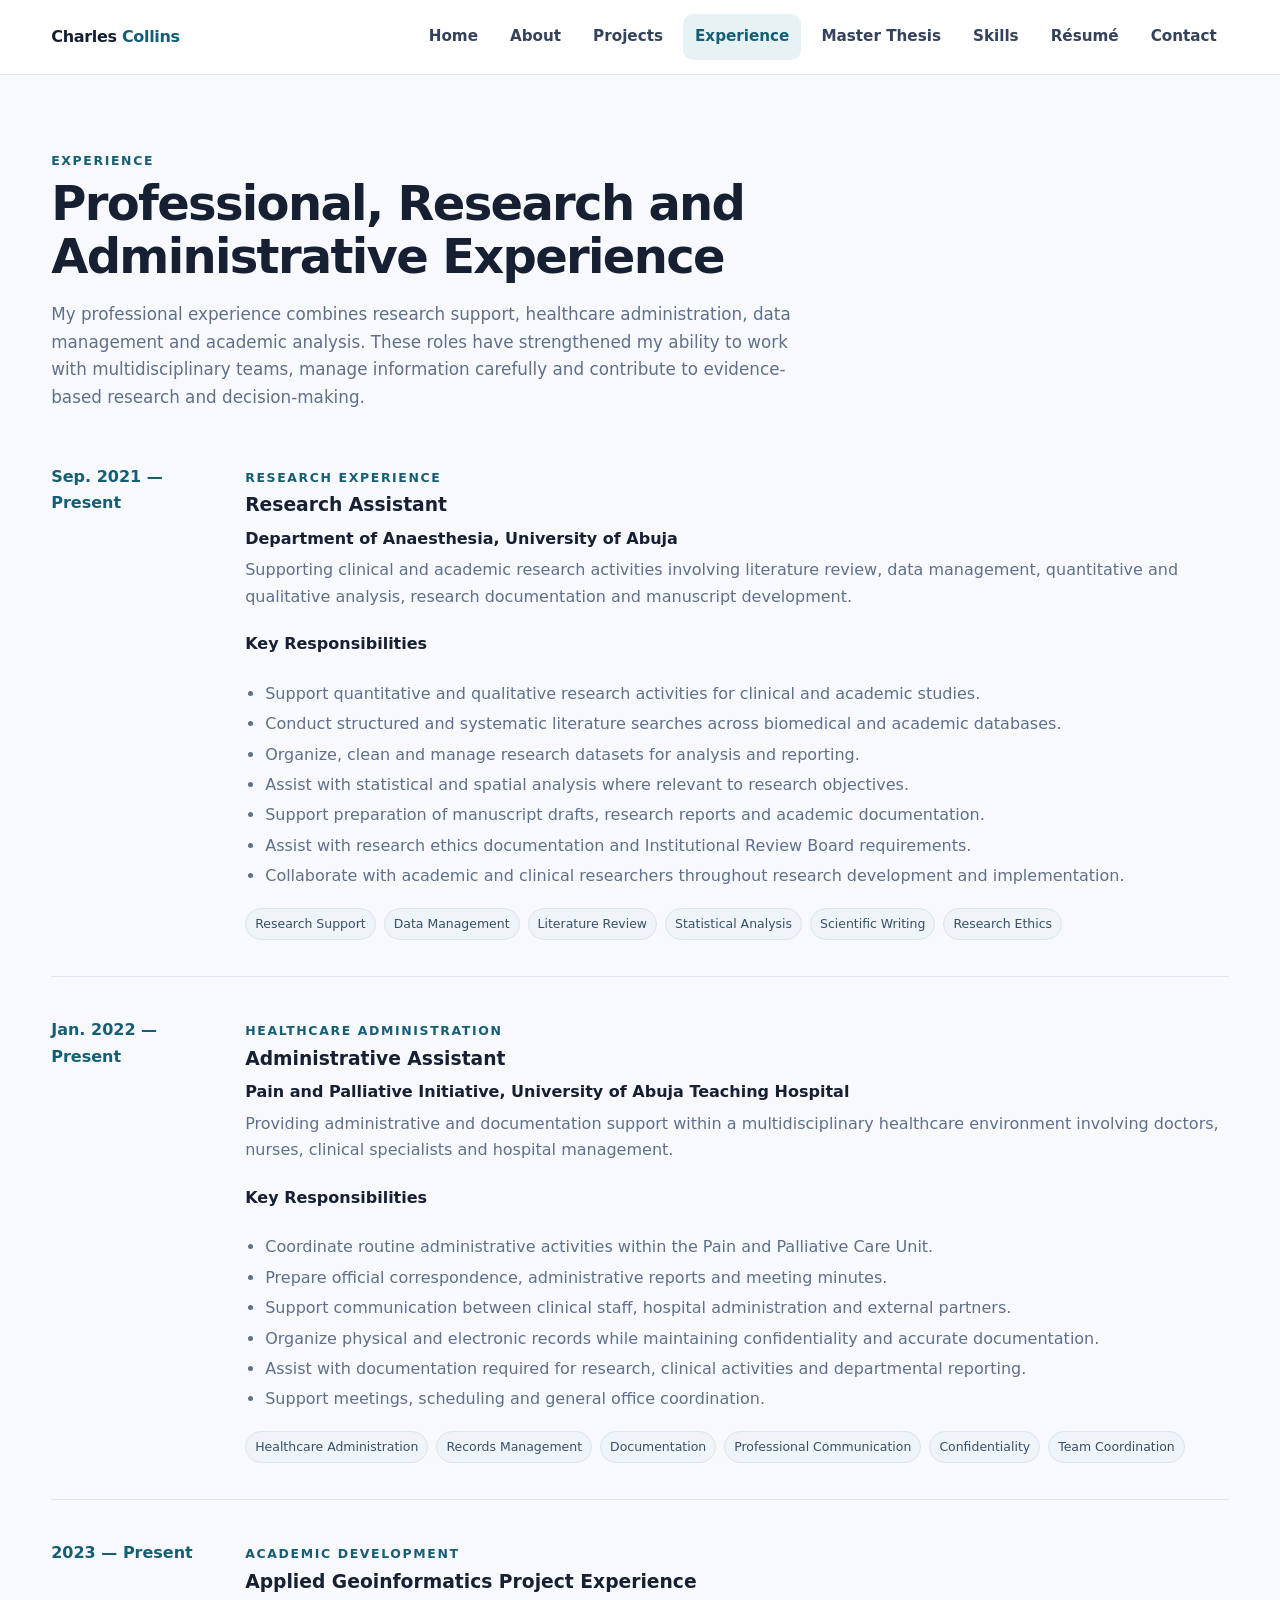
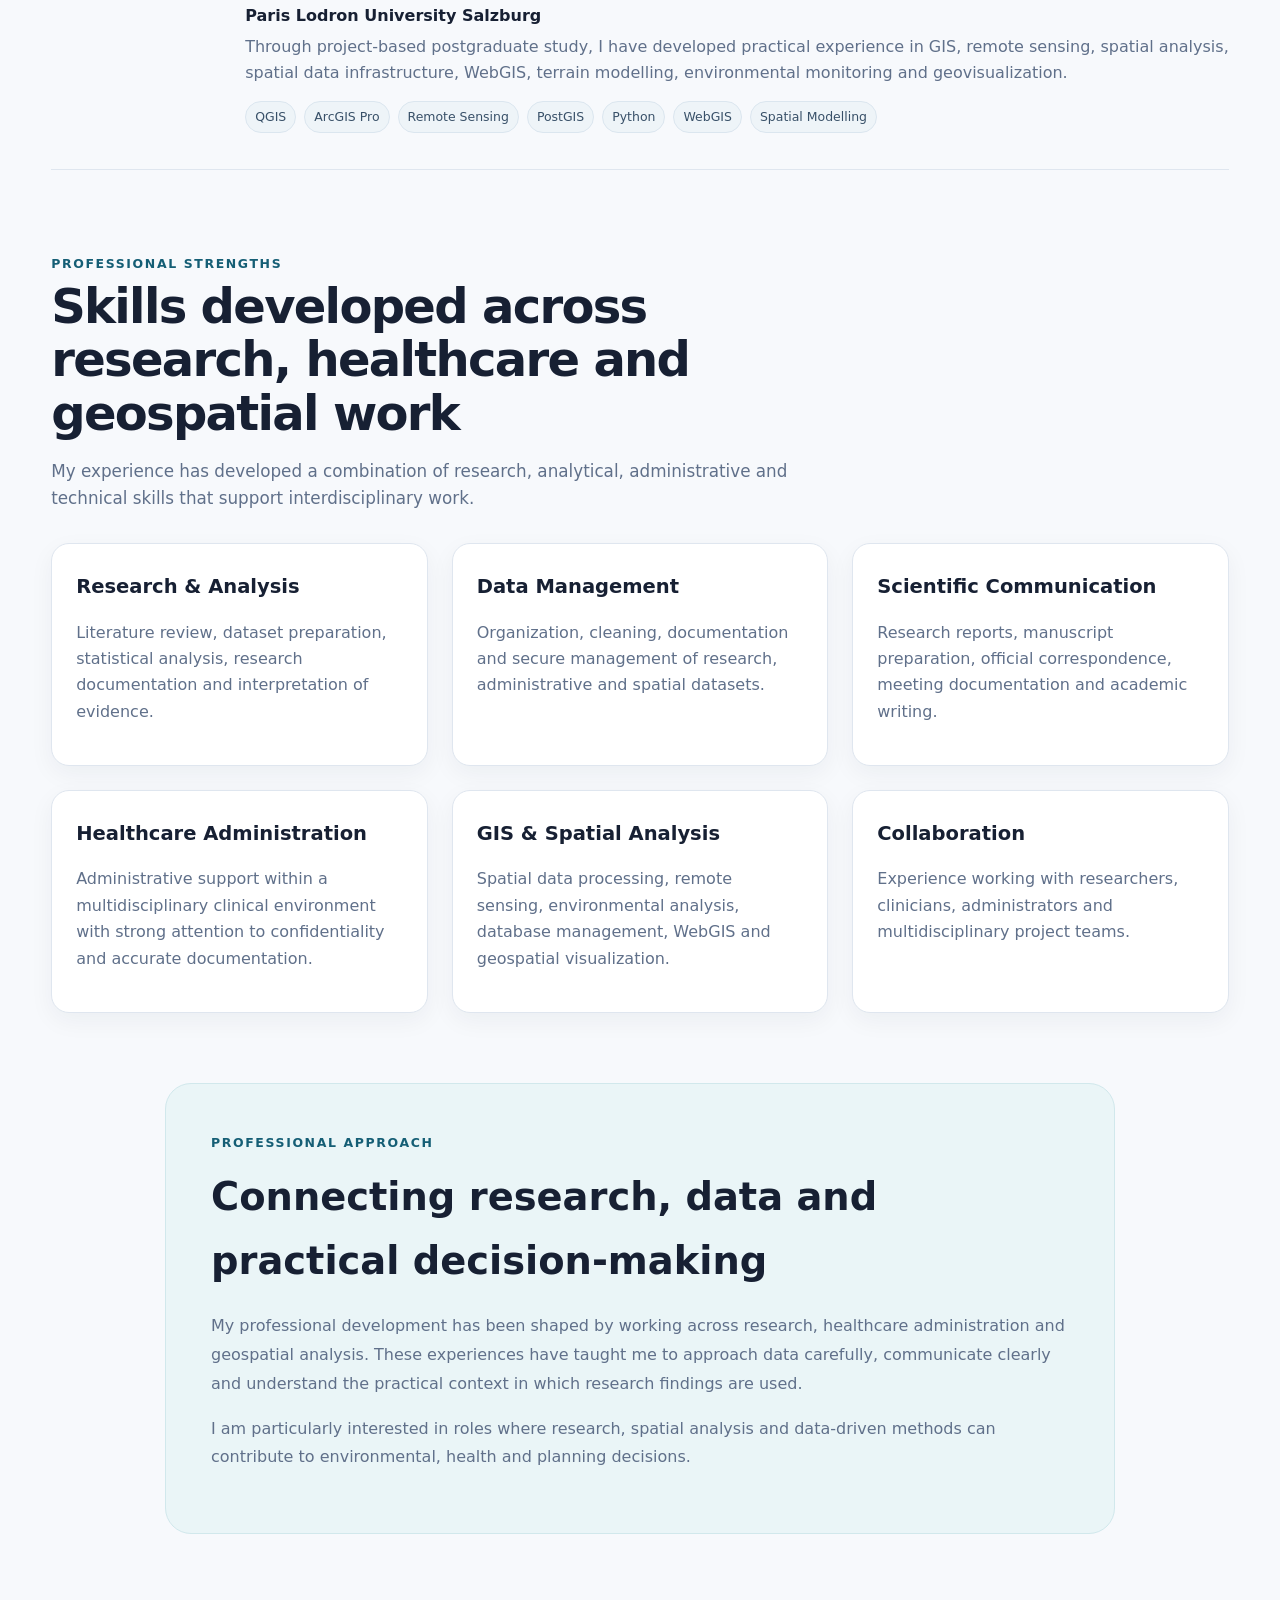
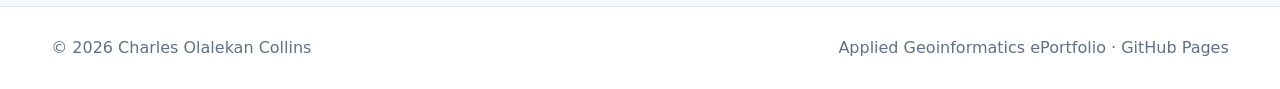
<file: experience.html>
<!DOCTYPE html>
<html lang="en">

<head>
  <meta charset="UTF-8">

  <meta name="viewport"
        content="width=device-width, initial-scale=1.0">

  <meta name="description"
        content="Professional and research experience of Charles Olalekan Collins">

  <title>
    Experience | Charles Olalekan Collins
  </title>

  <link rel="stylesheet" href="style.css">
</head>


<body>


<!-- =====================================================
     NAVIGATION
===================================================== -->

<header class="site-header">

  <div class="container nav-wrap">

    <a class="brand" href="index.html">
      Charles <span>Collins</span>
    </a>

    <button
      class="menu-btn"
      aria-label="Toggle navigation"
      aria-expanded="false">
      ☰
    </button>

    <nav class="nav" aria-label="Primary navigation">

      <a href="index.html">Home</a>
      <a href="about.html">About</a>
      <a href="projects.html">Projects</a>
      <a href="experience.html">Experience</a>
      <a href="thesis.html">Master Thesis</a>
      <a href="skills.html">Skills</a>
      <a href="resume.html">Résumé</a>
      <a href="contact.html">Contact</a>

    </nav>

  </div>

</header>



<main>


<!-- =====================================================
     PAGE INTRODUCTION
===================================================== -->

<section class="section">

  <div class="container">


    <div class="section-head">

      <span class="eyebrow">
        Experience
      </span>

      <h1>
        Professional, Research and Administrative Experience
      </h1>

      <p>
        My professional experience combines research support,
        healthcare administration, data management and academic
        analysis. These roles have strengthened my ability to work
        with multidisciplinary teams, manage information carefully
        and contribute to evidence-based research and decision-making.
      </p>

    </div>



<!-- =====================================================
     EXPERIENCE TIMELINE
===================================================== -->

    <div class="timeline">


<!-- =====================================================
     RESEARCH ASSISTANT
===================================================== -->

      <article class="timeline-item">

        <div class="date">
          Sep. 2021 — Present
        </div>


        <div>

          <span class="eyebrow">
            Research Experience
          </span>

          <h3>
            Research Assistant
          </h3>

          <strong>
            Department of Anaesthesia, University of Abuja
          </strong>

          <p>
            Supporting clinical and academic research activities
            involving literature review, data management, quantitative
            and qualitative analysis, research documentation and
            manuscript development.
          </p>


          <div class="experience-responsibilities">

            <h4>
              Key Responsibilities
            </h4>

            <ul class="project-list">

              <li>
                Support quantitative and qualitative research activities
                for clinical and academic studies.
              </li>

              <li>
                Conduct structured and systematic literature searches
                across biomedical and academic databases.
              </li>

              <li>
                Organize, clean and manage research datasets for
                analysis and reporting.
              </li>

              <li>
                Assist with statistical and spatial analysis where
                relevant to research objectives.
              </li>

              <li>
                Support preparation of manuscript drafts, research
                reports and academic documentation.
              </li>

              <li>
                Assist with research ethics documentation and
                Institutional Review Board requirements.
              </li>

              <li>
                Collaborate with academic and clinical researchers
                throughout research development and implementation.
              </li>

            </ul>

          </div>


          <div class="tags">

            <span class="tag">Research Support</span>
            <span class="tag">Data Management</span>
            <span class="tag">Literature Review</span>
            <span class="tag">Statistical Analysis</span>
            <span class="tag">Scientific Writing</span>
            <span class="tag">Research Ethics</span>

          </div>

        </div>

      </article>



<!-- =====================================================
     ADMINISTRATIVE ASSISTANT
===================================================== -->

      <article class="timeline-item">

        <div class="date">
          Jan. 2022 — Present
        </div>


        <div>

          <span class="eyebrow">
            Healthcare Administration
          </span>

          <h3>
            Administrative Assistant
          </h3>

          <strong>
            Pain and Palliative Initiative,
            University of Abuja Teaching Hospital
          </strong>

          <p>
            Providing administrative and documentation support
            within a multidisciplinary healthcare environment
            involving doctors, nurses, clinical specialists and
            hospital management.
          </p>


          <div class="experience-responsibilities">

            <h4>
              Key Responsibilities
            </h4>

            <ul class="project-list">

              <li>
                Coordinate routine administrative activities within
                the Pain and Palliative Care Unit.
              </li>

              <li>
                Prepare official correspondence, administrative
                reports and meeting minutes.
              </li>

              <li>
                Support communication between clinical staff,
                hospital administration and external partners.
              </li>

              <li>
                Organize physical and electronic records while
                maintaining confidentiality and accurate documentation.
              </li>

              <li>
                Assist with documentation required for research,
                clinical activities and departmental reporting.
              </li>

              <li>
                Support meetings, scheduling and general office
                coordination.
              </li>

            </ul>

          </div>


          <div class="tags">

            <span class="tag">Healthcare Administration</span>
            <span class="tag">Records Management</span>
            <span class="tag">Documentation</span>
            <span class="tag">Professional Communication</span>
            <span class="tag">Confidentiality</span>
            <span class="tag">Team Coordination</span>

          </div>

        </div>

      </article>



<!-- =====================================================
     APPLIED GEOINFORMATICS DEVELOPMENT
===================================================== -->

      <article class="timeline-item">

        <div class="date">
          2023 — Present
        </div>


        <div>

          <span class="eyebrow">
            Academic Development
          </span>

          <h3>
            Applied Geoinformatics Project Experience
          </h3>

          <strong>
            Paris Lodron University Salzburg
          </strong>

          <p>
            Through project-based postgraduate study, I have developed
            practical experience in GIS, remote sensing, spatial
            analysis, spatial data infrastructure, WebGIS, terrain
            modelling, environmental monitoring and geovisualization.
          </p>


          <div class="tags">

            <span class="tag">QGIS</span>
            <span class="tag">ArcGIS Pro</span>
            <span class="tag">Remote Sensing</span>
            <span class="tag">PostGIS</span>
            <span class="tag">Python</span>
            <span class="tag">WebGIS</span>
            <span class="tag">Spatial Modelling</span>

          </div>

        </div>

      </article>


    </div>



<!-- =====================================================
     PROFESSIONAL STRENGTHS
===================================================== -->

    <div class="section-head"
         style="margin-top:80px;">

      <span class="eyebrow">
        Professional Strengths
      </span>

      <h2>
        Skills developed across research, healthcare and geospatial work
      </h2>

      <p>
        My experience has developed a combination of research,
        analytical, administrative and technical skills that support
        interdisciplinary work.
      </p>

    </div>


    <div class="grid-3">


      <article class="card">

        <h3>
          Research & Analysis
        </h3>

        <p>
          Literature review, dataset preparation, statistical analysis,
          research documentation and interpretation of evidence.
        </p>

      </article>


      <article class="card">

        <h3>
          Data Management
        </h3>

        <p>
          Organization, cleaning, documentation and secure management
          of research, administrative and spatial datasets.
        </p>

      </article>


      <article class="card">

        <h3>
          Scientific Communication
        </h3>

        <p>
          Research reports, manuscript preparation, official
          correspondence, meeting documentation and academic writing.
        </p>

      </article>


      <article class="card">

        <h3>
          Healthcare Administration
        </h3>

        <p>
          Administrative support within a multidisciplinary clinical
          environment with strong attention to confidentiality and
          accurate documentation.
        </p>

      </article>


      <article class="card">

        <h3>
          GIS & Spatial Analysis
        </h3>

        <p>
          Spatial data processing, remote sensing, environmental
          analysis, database management, WebGIS and geospatial
          visualization.
        </p>

      </article>


      <article class="card">

        <h3>
          Collaboration
        </h3>

        <p>
          Experience working with researchers, clinicians,
          administrators and multidisciplinary project teams.
        </p>

      </article>


    </div>



<!-- =====================================================
     PROFESSIONAL APPROACH
===================================================== -->

    <div class="reflection-box"
         style="margin-top:70px;">

      <span class="eyebrow">
        Professional Approach
      </span>

      <h2>
        Connecting research, data and practical decision-making
      </h2>

      <p>
        My professional development has been shaped by working across
        research, healthcare administration and geospatial analysis.
        These experiences have taught me to approach data carefully,
        communicate clearly and understand the practical context in
        which research findings are used.
      </p>

      <p>
        I am particularly interested in roles where research,
        spatial analysis and data-driven methods can contribute to
        environmental, health and planning decisions.
      </p>

    </div>


  </div>

</section>


</main>



<!-- =====================================================
     FOOTER
===================================================== -->

<footer>

  <div class="container footer-row">

    <span>
      © 2026 Charles Olalekan Collins
    </span>

    <span>
      Applied Geoinformatics ePortfolio · GitHub Pages
    </span>

  </div>

</footer>


<script src="script.js"></script>


</body>

</html>
</file>
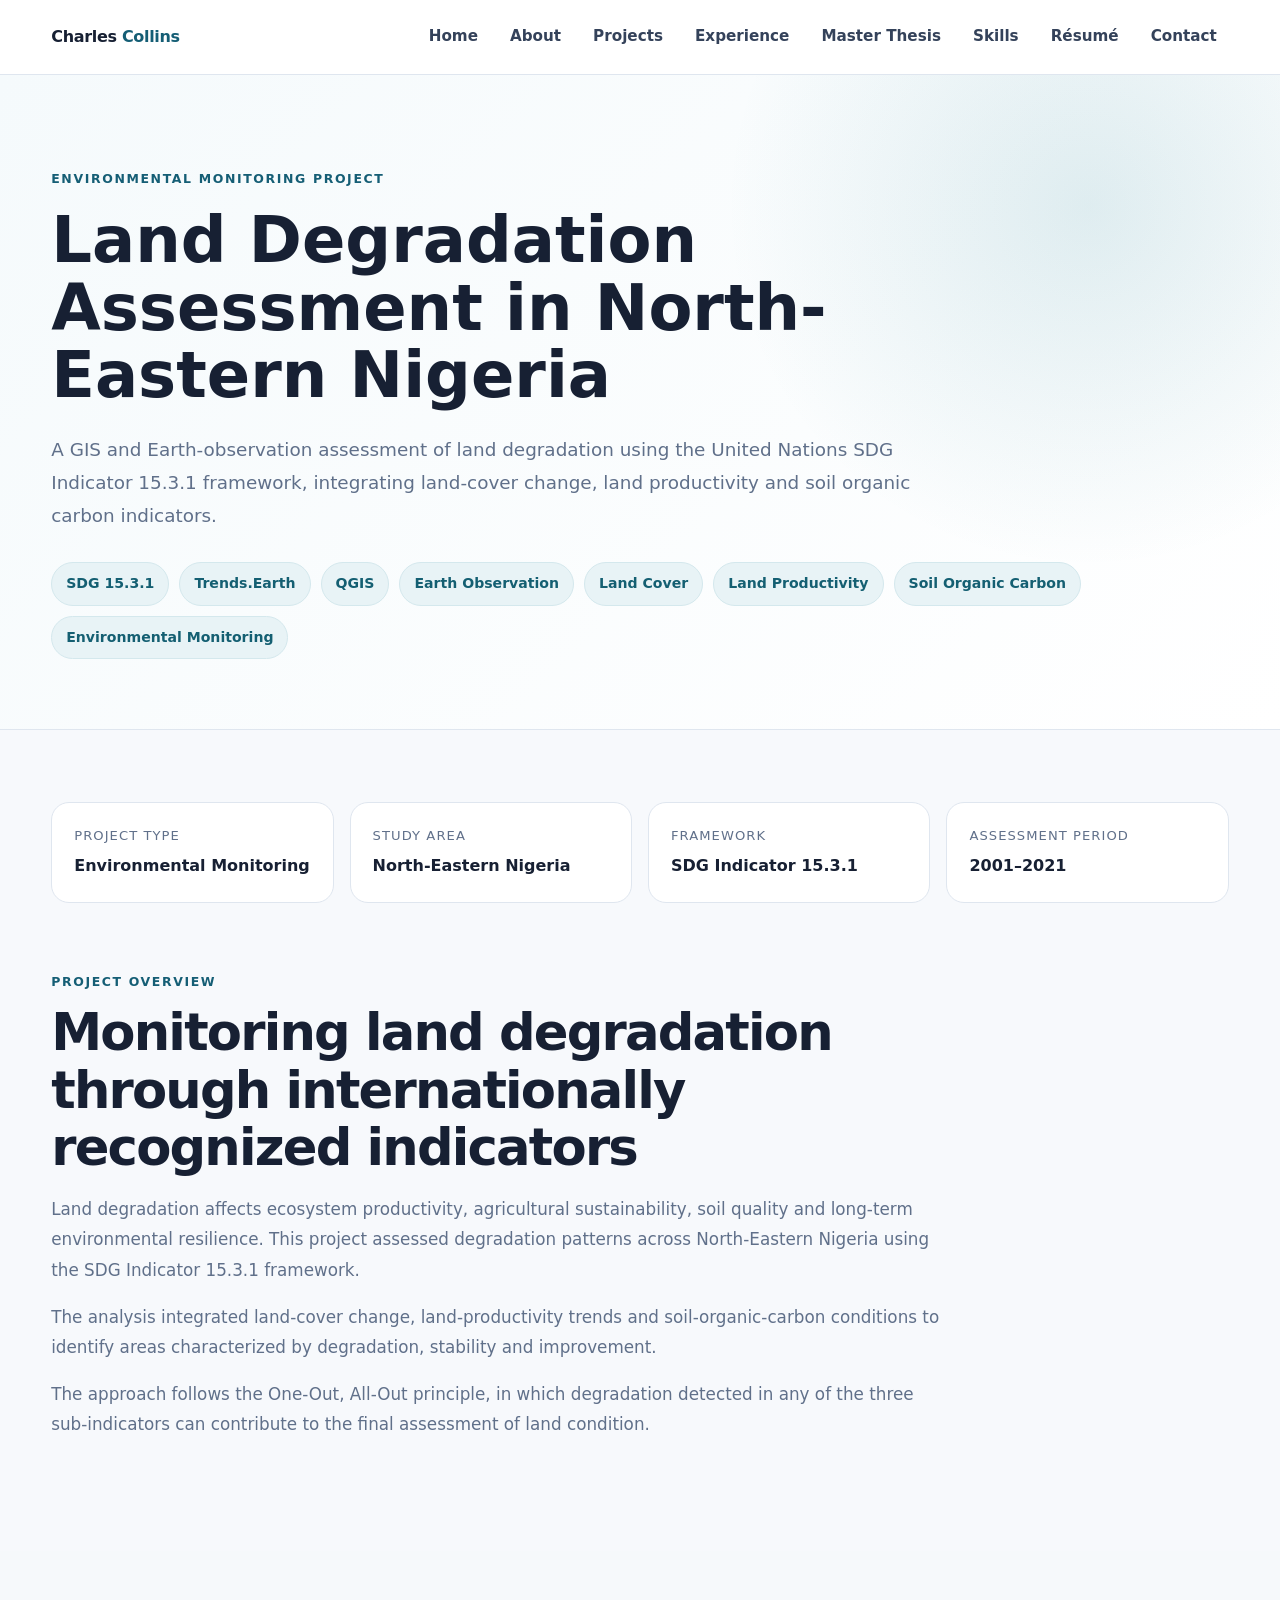
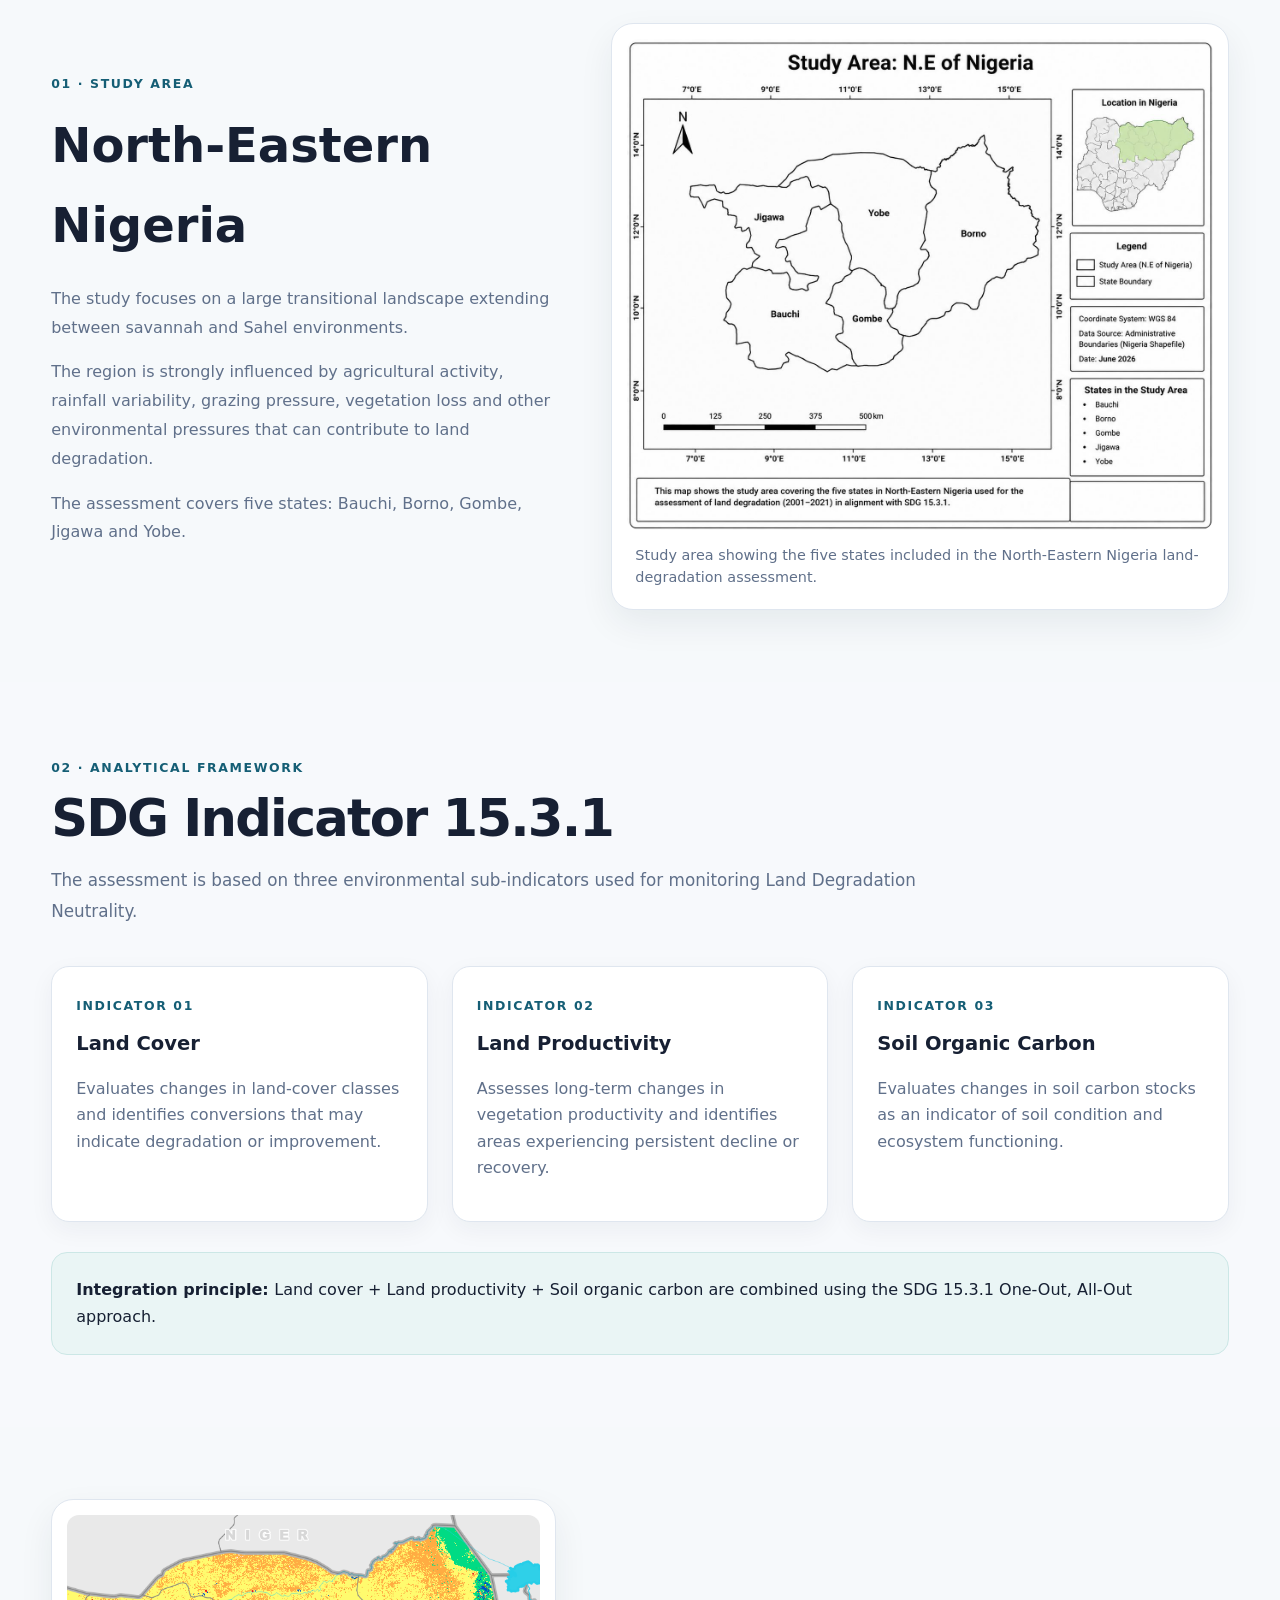
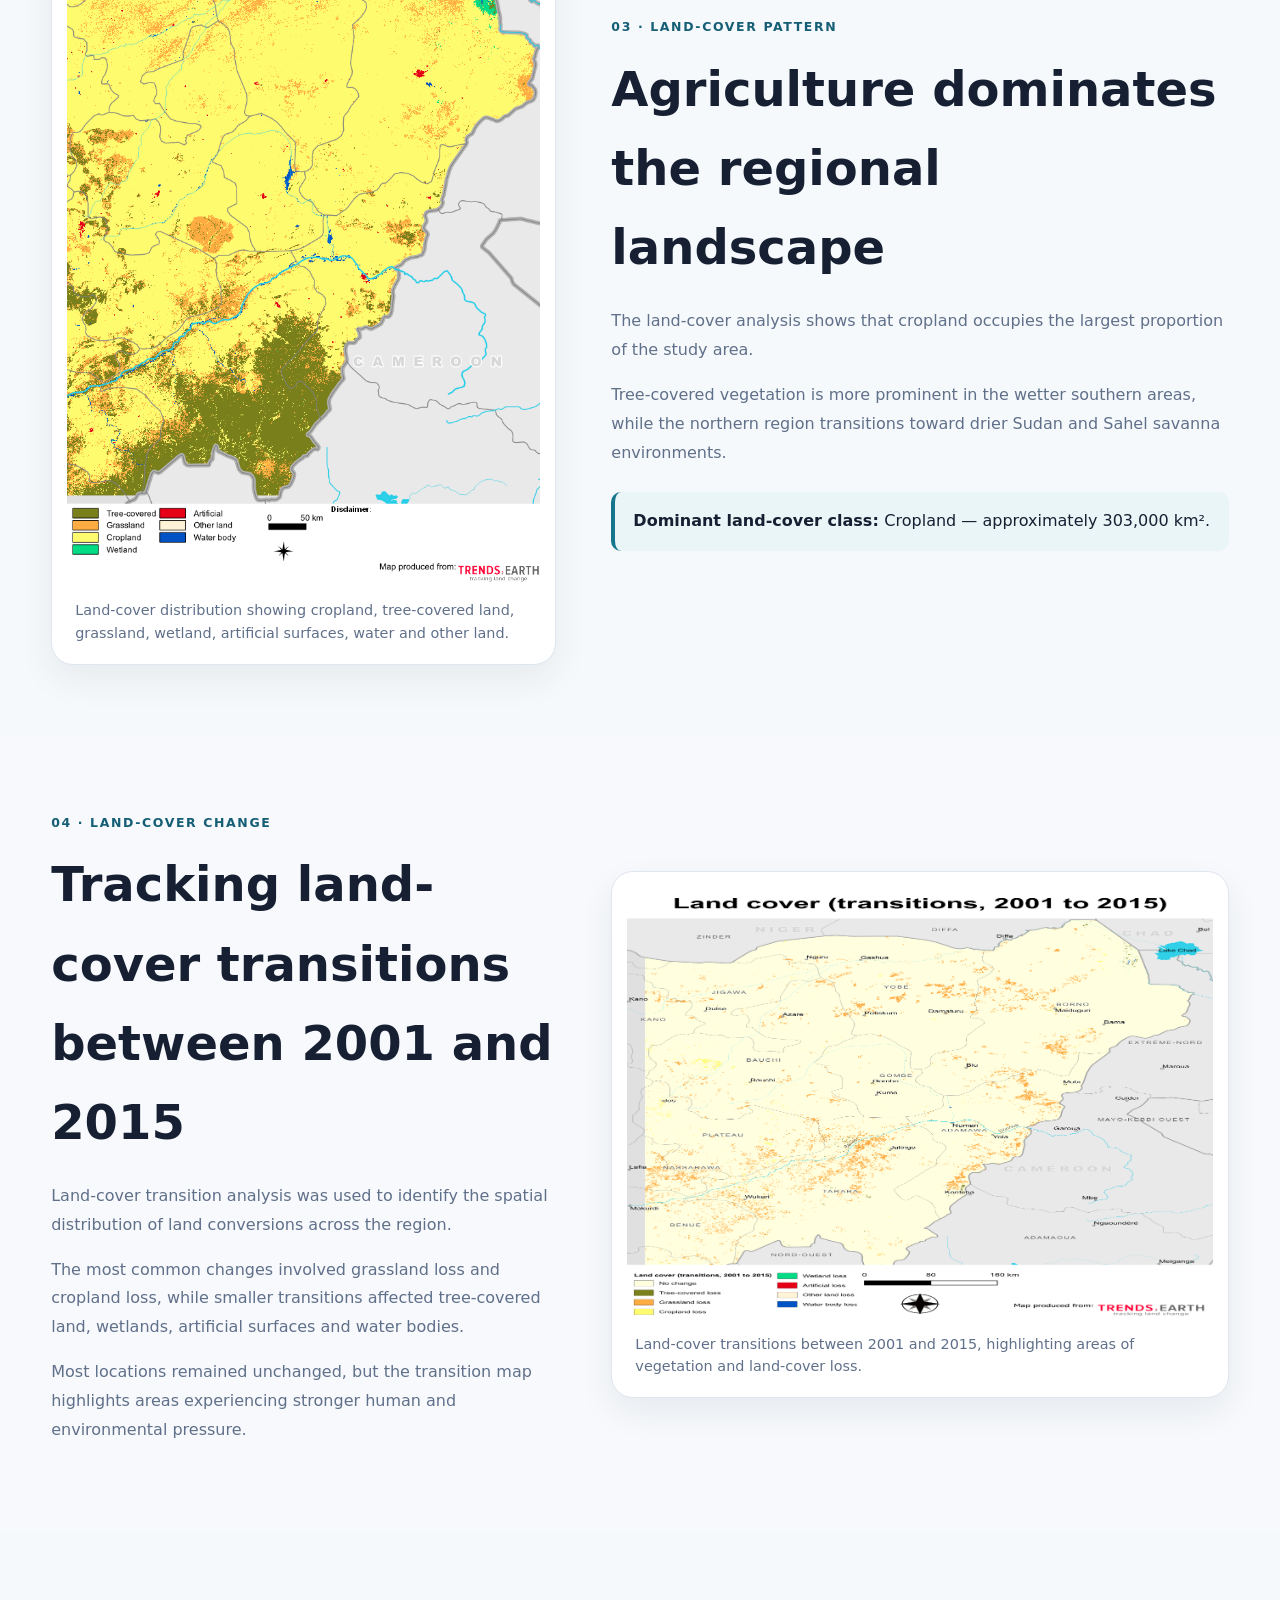
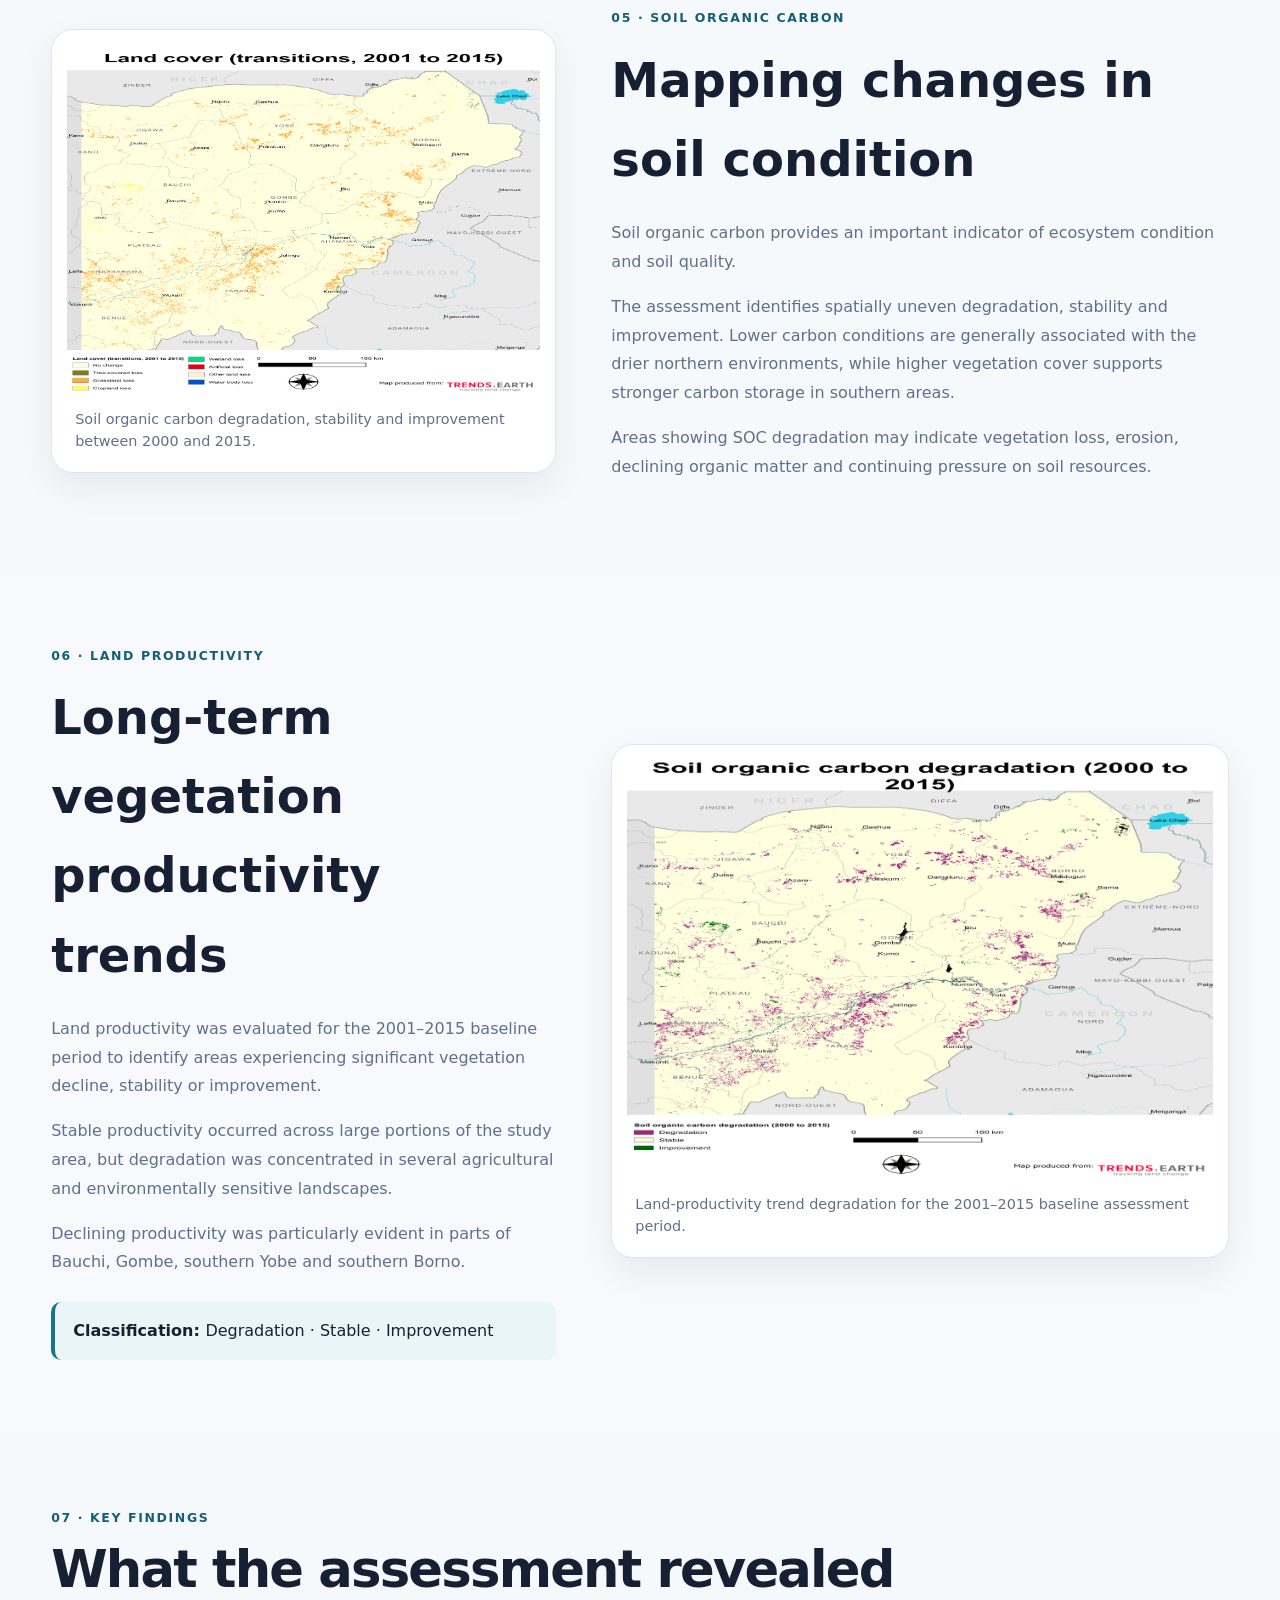
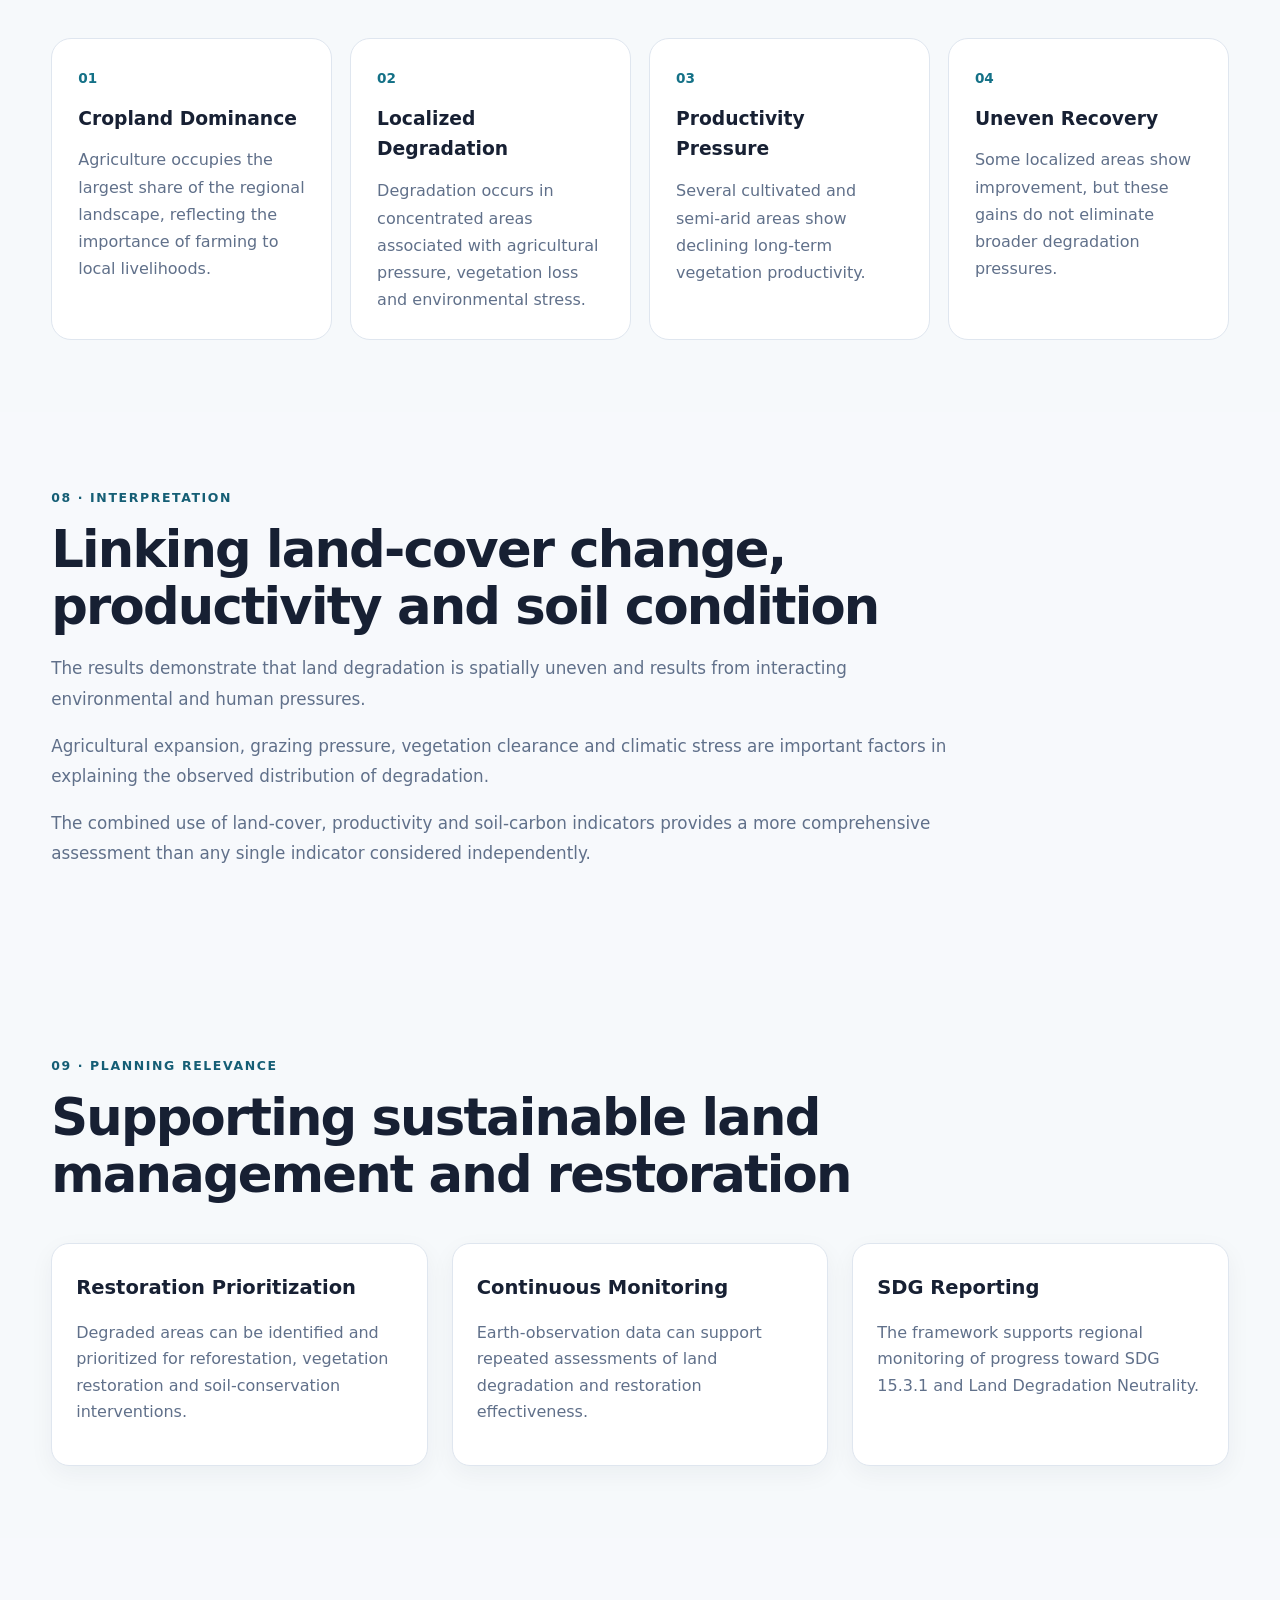
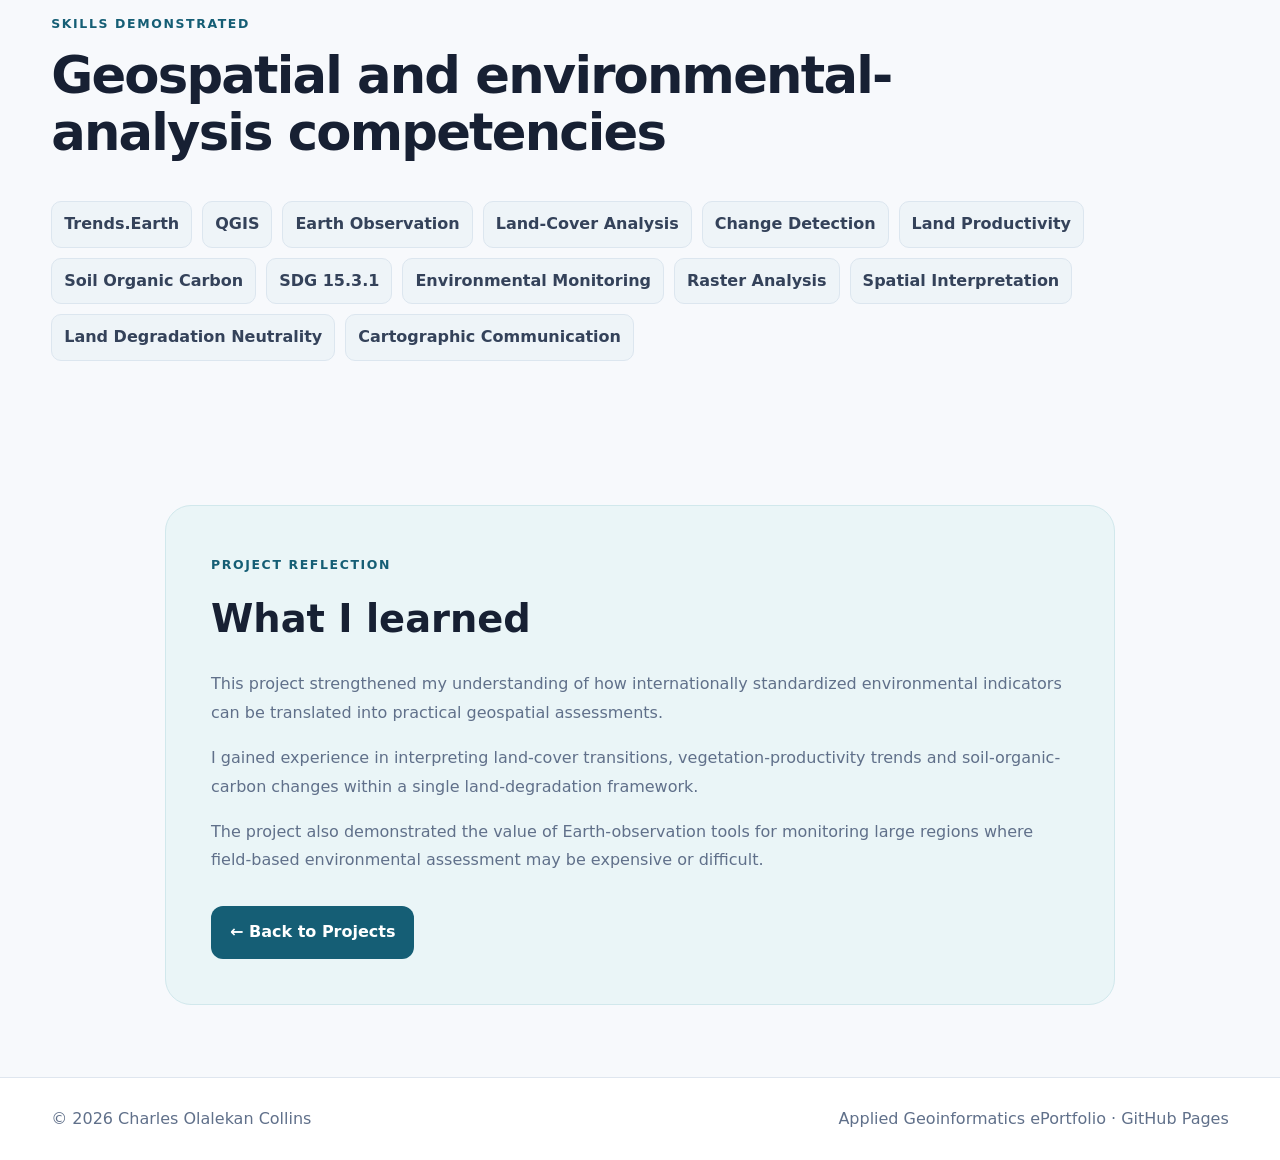
<file: land-degradation.html>
<!DOCTYPE html>
<html lang="en">

<head>

  <meta charset="UTF-8">

  <meta name="viewport"
        content="width=device-width, initial-scale=1.0">

  <meta name="description"
        content="Land Degradation Assessment in North-Eastern Nigeria using SDG Indicator 15.3.1 by Charles Olalekan Collins">

  <title>
    Land Degradation Assessment | Charles Olalekan Collins
  </title>

  <link rel="stylesheet" href="style.css">

</head>


<body>


<!-- =====================================================
     NAVIGATION
===================================================== -->

<header class="site-header">

  <div class="container nav-wrap">

    <a class="brand" href="index.html">
      Charles <span>Collins</span>
    </a>


    <button
      class="menu-btn"
      aria-label="Toggle navigation"
      aria-expanded="false">
      ☰
    </button>


    <nav class="nav" aria-label="Primary navigation">

      <a href="index.html">Home</a>
      <a href="about.html">About</a>
      <a href="projects.html">Projects</a>
      <a href="experience.html">Experience</a>
      <a href="thesis.html">Master Thesis</a>
      <a href="skills.html">Skills</a>
      <a href="resume.html">Résumé</a>
      <a href="contact.html">Contact</a>

    </nav>

  </div>

</header>



<main>


<!-- =====================================================
     PROJECT HERO
===================================================== -->

<section class="project-hero">

  <div class="container">


    <span class="eyebrow">
      Environmental Monitoring Project
    </span>


    <h1>
      Land Degradation Assessment in North-Eastern Nigeria
    </h1>


    <p class="project-lead">

      A GIS and Earth-observation assessment of land degradation
      using the United Nations SDG Indicator 15.3.1 framework,
      integrating land-cover change, land productivity and soil
      organic carbon indicators.

    </p>


    <div class="project-tags">

      <span>SDG 15.3.1</span>
      <span>Trends.Earth</span>
      <span>QGIS</span>
      <span>Earth Observation</span>
      <span>Land Cover</span>
      <span>Land Productivity</span>
      <span>Soil Organic Carbon</span>
      <span>Environmental Monitoring</span>

    </div>


  </div>

</section>



<!-- =====================================================
     PROJECT METADATA
===================================================== -->

<section class="section">

  <div class="container">


    <div class="project-meta-grid">


      <div class="project-meta">

        <span>
          Project Type
        </span>

        <strong>
          Environmental Monitoring
        </strong>

      </div>


      <div class="project-meta">

        <span>
          Study Area
        </span>

        <strong>
          North-Eastern Nigeria
        </strong>

      </div>


      <div class="project-meta">

        <span>
          Framework
        </span>

        <strong>
          SDG Indicator 15.3.1
        </strong>

      </div>


      <div class="project-meta">

        <span>
          Assessment Period
        </span>

        <strong>
          2001–2021
        </strong>

      </div>


    </div>



<!-- =====================================================
     OVERVIEW
===================================================== -->

    <div class="section-head project-section-head">

      <span class="eyebrow">
        Project Overview
      </span>


      <h2>
        Monitoring land degradation through internationally recognized indicators
      </h2>


      <p>
        Land degradation affects ecosystem productivity, agricultural
        sustainability, soil quality and long-term environmental resilience.
        This project assessed degradation patterns across North-Eastern
        Nigeria using the SDG Indicator 15.3.1 framework.
      </p>


      <p>
        The analysis integrated land-cover change, land-productivity
        trends and soil-organic-carbon conditions to identify areas
        characterized by degradation, stability and improvement.
      </p>


      <p>
        The approach follows the One-Out, All-Out principle, in which
        degradation detected in any of the three sub-indicators can
        contribute to the final assessment of land condition.
      </p>

    </div>


  </div>

</section>



<!-- =====================================================
     STUDY AREA
===================================================== -->

<section class="section alt-section">

  <div class="container">


    <div class="project-text-grid">


      <div>

        <span class="eyebrow">
          01 · Study Area
        </span>


        <h2>
          North-Eastern Nigeria
        </h2>


        <p>
          The study focuses on a large transitional landscape extending
          between savannah and Sahel environments.
        </p>


        <p>
          The region is strongly influenced by agricultural activity,
          rainfall variability, grazing pressure, vegetation loss and
          other environmental pressures that can contribute to land
          degradation.
        </p>


        <p>
          The assessment covers five states: Bauchi, Borno, Gombe,
          Jigawa and Yobe.
        </p>

      </div>


      <figure class="project-figure">

        <img
          src="assets/img/land-degradation/study-area.png"
          alt="Study area map of North-Eastern Nigeria">


        <figcaption>

          Study area showing the five states included in the
          North-Eastern Nigeria land-degradation assessment.

        </figcaption>

      </figure>


    </div>


  </div>

</section>



<!-- =====================================================
     SDG FRAMEWORK
===================================================== -->

<section class="section">

  <div class="container">


    <div class="section-head project-section-head">

      <span class="eyebrow">
        02 · Analytical Framework
      </span>


      <h2>
        SDG Indicator 15.3.1
      </h2>


      <p>
        The assessment is based on three environmental
        sub-indicators used for monitoring Land Degradation Neutrality.
      </p>

    </div>


    <div class="grid-3">


      <article class="card">

        <span class="eyebrow">
          Indicator 01
        </span>

        <h3>
          Land Cover
        </h3>

        <p>
          Evaluates changes in land-cover classes and identifies
          conversions that may indicate degradation or improvement.
        </p>

      </article>


      <article class="card">

        <span class="eyebrow">
          Indicator 02
        </span>

        <h3>
          Land Productivity
        </h3>

        <p>
          Assesses long-term changes in vegetation productivity and
          identifies areas experiencing persistent decline or recovery.
        </p>

      </article>


      <article class="card">

        <span class="eyebrow">
          Indicator 03
        </span>

        <h3>
          Soil Organic Carbon
        </h3>

        <p>
          Evaluates changes in soil carbon stocks as an indicator
          of soil condition and ecosystem functioning.
        </p>

      </article>


    </div>


    <div class="callout" style="margin-top:30px;">

      <strong>
        Integration principle:
      </strong>

      Land cover + Land productivity + Soil organic carbon
      are combined using the SDG 15.3.1 One-Out, All-Out approach.

    </div>


  </div>

</section>



<!-- =====================================================
     LAND COVER
===================================================== -->

<section class="section alt-section">

  <div class="container">


    <div class="project-text-grid">


      <figure class="project-figure">

        <img
          src="assets/img/land-degradation/land-cover.png"
          alt="Land-cover distribution across North-Eastern Nigeria">


        <figcaption>

          Land-cover distribution showing cropland, tree-covered land,
          grassland, wetland, artificial surfaces, water and other land.

        </figcaption>

      </figure>


      <div>

        <span class="eyebrow">
          03 · Land-Cover Pattern
        </span>


        <h2>
          Agriculture dominates the regional landscape
        </h2>


        <p>
          The land-cover analysis shows that cropland occupies the
          largest proportion of the study area.
        </p>


        <p>
          Tree-covered vegetation is more prominent in the wetter
          southern areas, while the northern region transitions toward
          drier Sudan and Sahel savanna environments.
        </p>


        <div class="mini-callout">

          <strong>
            Dominant land-cover class:
          </strong>

          Cropland — approximately 303,000 km².

        </div>

      </div>


    </div>


  </div>

</section>



<!-- =====================================================
     LAND COVER CHANGE
===================================================== -->

<section class="section">

  <div class="container">


    <div class="project-text-grid">


      <div>

        <span class="eyebrow">
          04 · Land-Cover Change
        </span>


        <h2>
          Tracking land-cover transitions between 2001 and 2015
        </h2>


        <p>
          Land-cover transition analysis was used to identify the
          spatial distribution of land conversions across the region.
        </p>


        <p>
          The most common changes involved grassland loss and
          cropland loss, while smaller transitions affected
          tree-covered land, wetlands, artificial surfaces and
          water bodies.
        </p>


        <p>
          Most locations remained unchanged, but the transition map
          highlights areas experiencing stronger human and
          environmental pressure.
        </p>

      </div>


      <figure class="project-figure">

        <img
          src="assets/img/land-degradation/land-cover-transition.png"
          alt="Land-cover transitions in North-Eastern Nigeria from 2001 to 2015">


        <figcaption>

          Land-cover transitions between 2001 and 2015,
          highlighting areas of vegetation and land-cover loss.

        </figcaption>

      </figure>


    </div>


  </div>

</section>



<!-- =====================================================
     SOC
===================================================== -->

<section class="section alt-section">

  <div class="container">


    <div class="project-text-grid">


      <figure class="project-figure">

        <img
          src="assets/img/land-degradation/soc-degradation.png"
          alt="Soil organic carbon degradation in North-Eastern Nigeria from 2000 to 2015">


        <figcaption>

          Soil organic carbon degradation, stability and improvement
          between 2000 and 2015.

        </figcaption>

      </figure>


      <div>

        <span class="eyebrow">
          05 · Soil Organic Carbon
        </span>


        <h2>
          Mapping changes in soil condition
        </h2>


        <p>
          Soil organic carbon provides an important indicator of
          ecosystem condition and soil quality.
        </p>


        <p>
          The assessment identifies spatially uneven degradation,
          stability and improvement. Lower carbon conditions are
          generally associated with the drier northern environments,
          while higher vegetation cover supports stronger carbon
          storage in southern areas.
        </p>


        <p>
          Areas showing SOC degradation may indicate vegetation loss,
          erosion, declining organic matter and continuing pressure on
          soil resources.
        </p>

      </div>


    </div>


  </div>

</section>



<!-- =====================================================
     PRODUCTIVITY
===================================================== -->

<section class="section">

  <div class="container">


    <div class="project-text-grid">


      <div>

        <span class="eyebrow">
          06 · Land Productivity
        </span>


        <h2>
          Long-term vegetation productivity trends
        </h2>


        <p>
          Land productivity was evaluated for the 2001–2015 baseline
          period to identify areas experiencing significant vegetation
          decline, stability or improvement.
        </p>


        <p>
          Stable productivity occurred across large portions of the
          study area, but degradation was concentrated in several
          agricultural and environmentally sensitive landscapes.
        </p>


        <p>
          Declining productivity was particularly evident in parts
          of Bauchi, Gombe, southern Yobe and southern Borno.
        </p>


        <div class="mini-callout">

          <strong>
            Classification:
          </strong>

          Degradation · Stable · Improvement

        </div>

      </div>


      <figure class="project-figure">

        <img
          src="assets/img/land-degradation/productivity-2001-2015.png"
          alt="Land-productivity trend degradation in North-Eastern Nigeria from 2001 to 2015">


        <figcaption>

          Land-productivity trend degradation for the
          2001–2015 baseline assessment period.

        </figcaption>

      </figure>


    </div>


  </div>

</section>



<!-- =====================================================
     KEY FINDINGS
===================================================== -->

<section class="section alt-section">

  <div class="container">


    <div class="section-head project-section-head">

      <span class="eyebrow">
        07 · Key Findings
      </span>


      <h2>
        What the assessment revealed
      </h2>

    </div>


    <div class="findings-grid">


      <div class="finding-card">

        <span>
          01
        </span>

        <h3>
          Cropland Dominance
        </h3>

        <p>
          Agriculture occupies the largest share of the regional
          landscape, reflecting the importance of farming to local
          livelihoods.
        </p>

      </div>


      <div class="finding-card">

        <span>
          02
        </span>

        <h3>
          Localized Degradation
        </h3>

        <p>
          Degradation occurs in concentrated areas associated with
          agricultural pressure, vegetation loss and environmental
          stress.
        </p>

      </div>


      <div class="finding-card">

        <span>
          03
        </span>

        <h3>
          Productivity Pressure
        </h3>

        <p>
          Several cultivated and semi-arid areas show declining
          long-term vegetation productivity.
        </p>

      </div>


      <div class="finding-card">

        <span>
          04
        </span>

        <h3>
          Uneven Recovery
        </h3>

        <p>
          Some localized areas show improvement, but these gains
          do not eliminate broader degradation pressures.
        </p>

      </div>


    </div>


  </div>

</section>



<!-- =====================================================
     INTERPRETATION
===================================================== -->

<section class="section">

  <div class="container">


    <div class="section-head project-section-head">

      <span class="eyebrow">
        08 · Interpretation
      </span>


      <h2>
        Linking land-cover change, productivity and soil condition
      </h2>


      <p>
        The results demonstrate that land degradation is spatially
        uneven and results from interacting environmental and
        human pressures.
      </p>


      <p>
        Agricultural expansion, grazing pressure, vegetation
        clearance and climatic stress are important factors in
        explaining the observed distribution of degradation.
      </p>


      <p>
        The combined use of land-cover, productivity and soil-carbon
        indicators provides a more comprehensive assessment than any
        single indicator considered independently.
      </p>


    </div>


  </div>

</section>



<!-- =====================================================
     RELEVANCE
===================================================== -->

<section class="section alt-section">

  <div class="container">


    <div class="section-head project-section-head">

      <span class="eyebrow">
        09 · Planning Relevance
      </span>


      <h2>
        Supporting sustainable land management and restoration
      </h2>

    </div>


    <div class="grid-3">


      <article class="card">

        <h3>
          Restoration Prioritization
        </h3>

        <p>
          Degraded areas can be identified and prioritized for
          reforestation, vegetation restoration and soil-conservation
          interventions.
        </p>

      </article>


      <article class="card">

        <h3>
          Continuous Monitoring
        </h3>

        <p>
          Earth-observation data can support repeated assessments
          of land degradation and restoration effectiveness.
        </p>

      </article>


      <article class="card">

        <h3>
          SDG Reporting
        </h3>

        <p>
          The framework supports regional monitoring of progress
          toward SDG 15.3.1 and Land Degradation Neutrality.
        </p>

      </article>


    </div>


  </div>

</section>



<!-- =====================================================
     SKILLS
===================================================== -->

<section class="section">

  <div class="container">


    <div class="section-head project-section-head">

      <span class="eyebrow">
        Skills Demonstrated
      </span>


      <h2>
        Geospatial and environmental-analysis competencies
      </h2>

    </div>


    <div class="skill-list">

      <span class="skill">Trends.Earth</span>
      <span class="skill">QGIS</span>
      <span class="skill">Earth Observation</span>
      <span class="skill">Land-Cover Analysis</span>
      <span class="skill">Change Detection</span>
      <span class="skill">Land Productivity</span>
      <span class="skill">Soil Organic Carbon</span>
      <span class="skill">SDG 15.3.1</span>
      <span class="skill">Environmental Monitoring</span>
      <span class="skill">Raster Analysis</span>
      <span class="skill">Spatial Interpretation</span>
      <span class="skill">Land Degradation Neutrality</span>
      <span class="skill">Cartographic Communication</span>

    </div>


  </div>

</section>



<!-- =====================================================
     REFLECTION
===================================================== -->

<section class="section">

  <div class="container">


    <div class="reflection-box">


      <span class="eyebrow">
        Project Reflection
      </span>


      <h2>
        What I learned
      </h2>


      <p>
        This project strengthened my understanding of how internationally
        standardized environmental indicators can be translated into
        practical geospatial assessments.
      </p>


      <p>
        I gained experience in interpreting land-cover transitions,
        vegetation-productivity trends and soil-organic-carbon changes
        within a single land-degradation framework.
      </p>


      <p>
        The project also demonstrated the value of Earth-observation
        tools for monitoring large regions where field-based
        environmental assessment may be expensive or difficult.
      </p>


      <a
        class="btn primary"
        href="projects.html">

        ← Back to Projects

      </a>


    </div>


  </div>

</section>


</main>



<!-- =====================================================
     FOOTER
===================================================== -->

<footer>

  <div class="container footer-row">

    <span>
      © 2026 Charles Olalekan Collins
    </span>

    <span>
      Applied Geoinformatics ePortfolio · GitHub Pages
    </span>

  </div>

</footer>


<script src="script.js"></script>


</body>

</html>
</file>
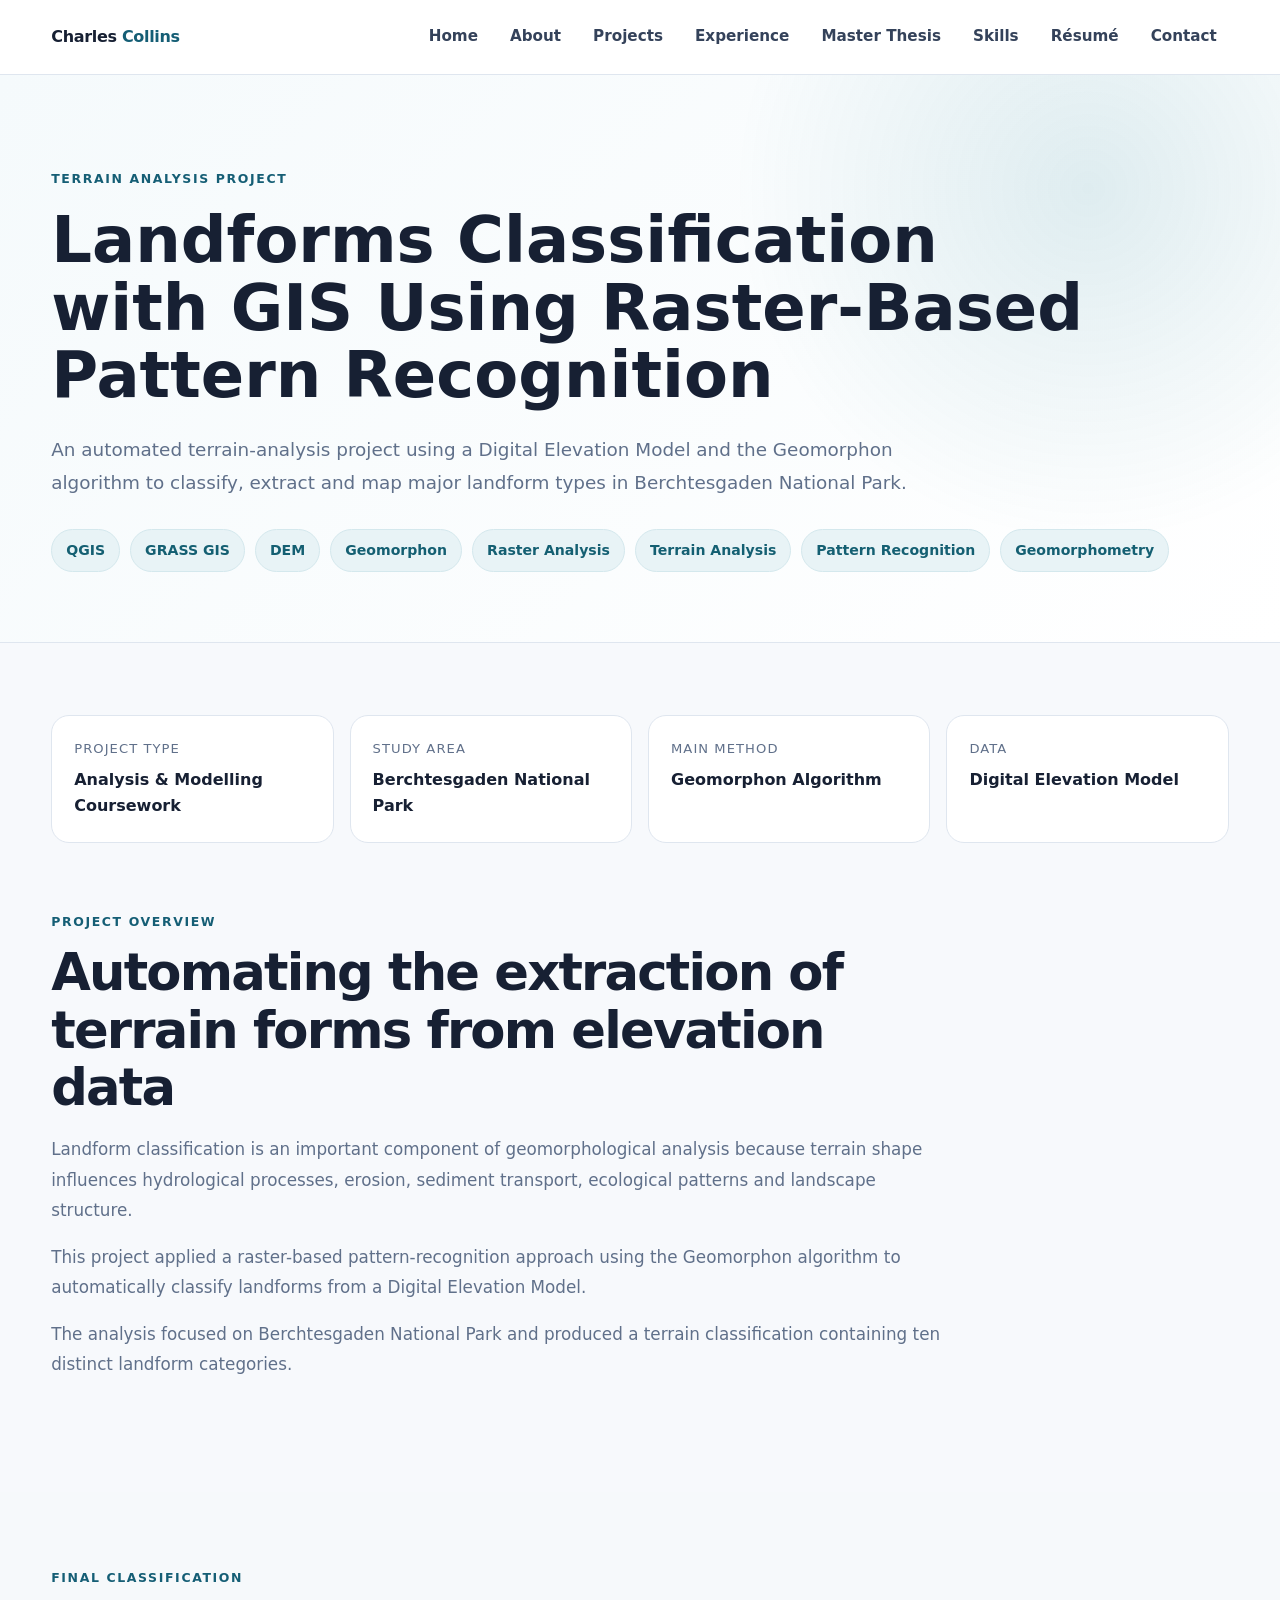
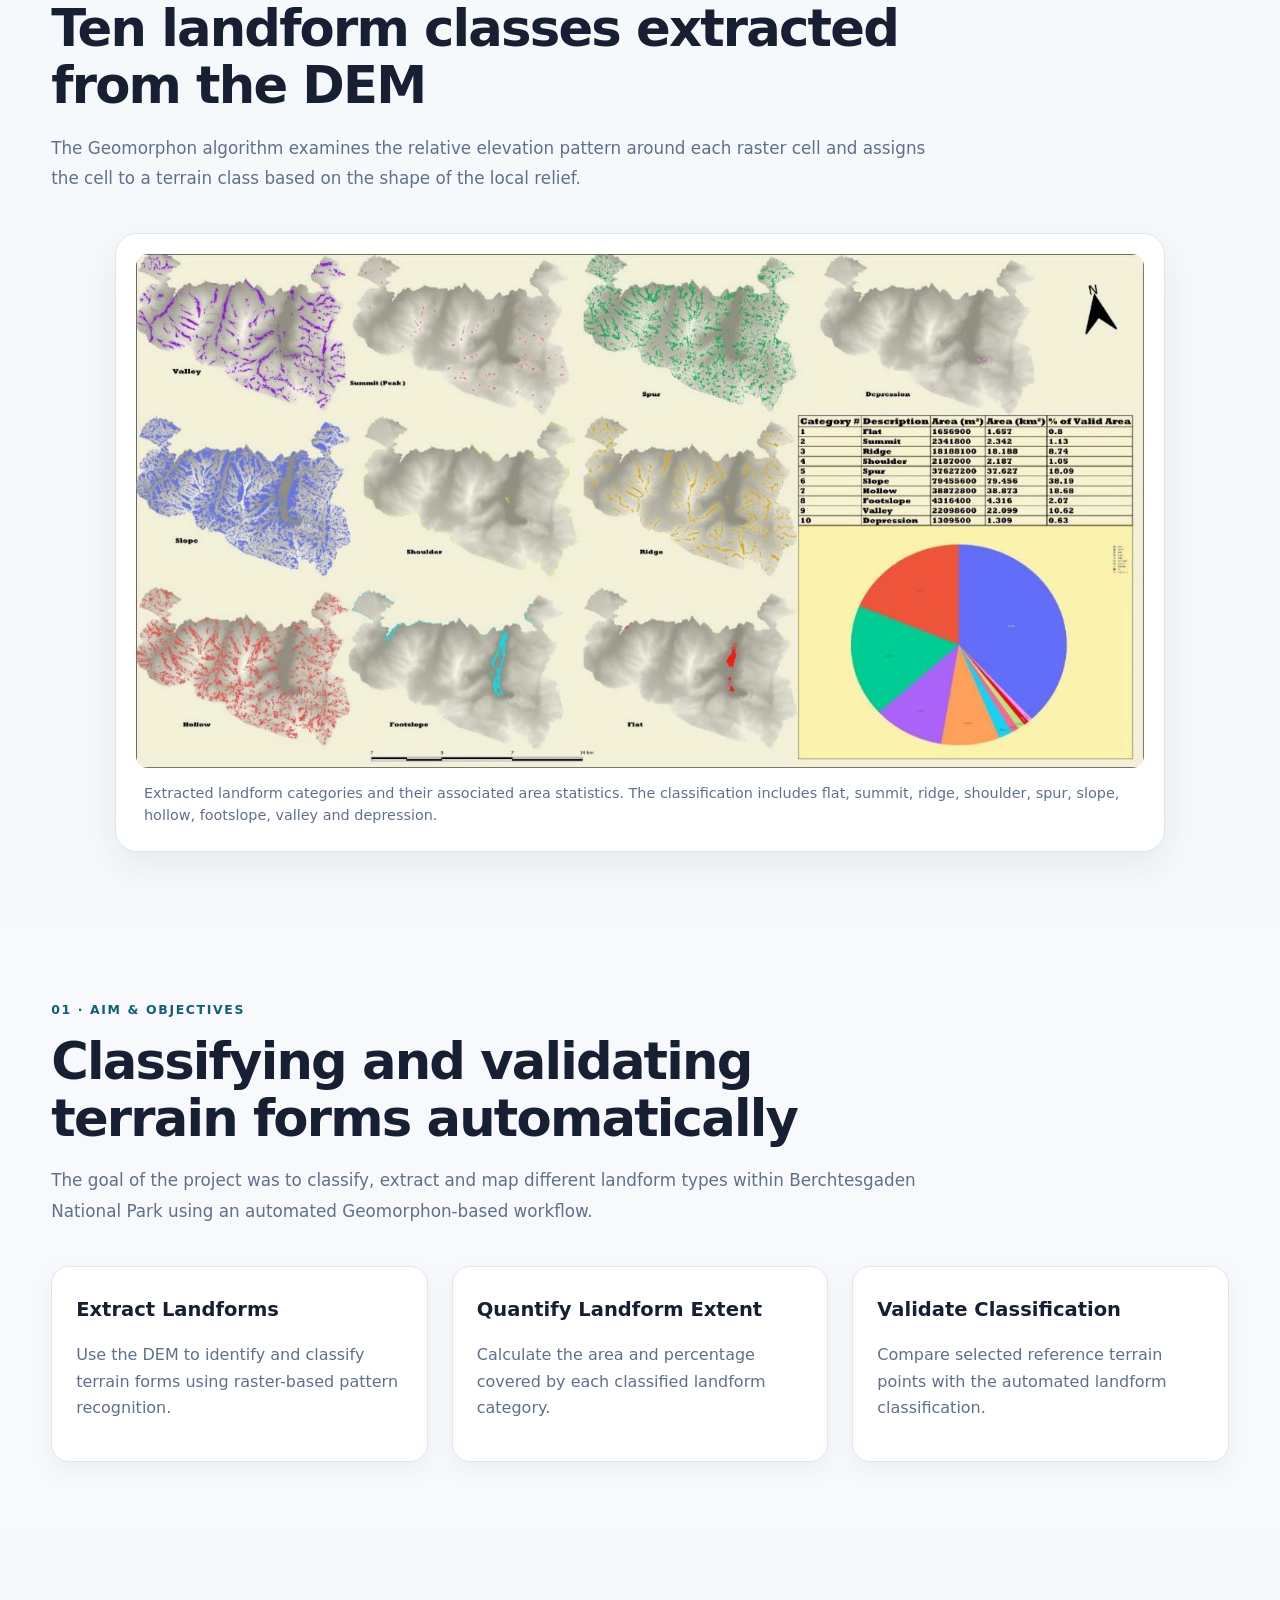
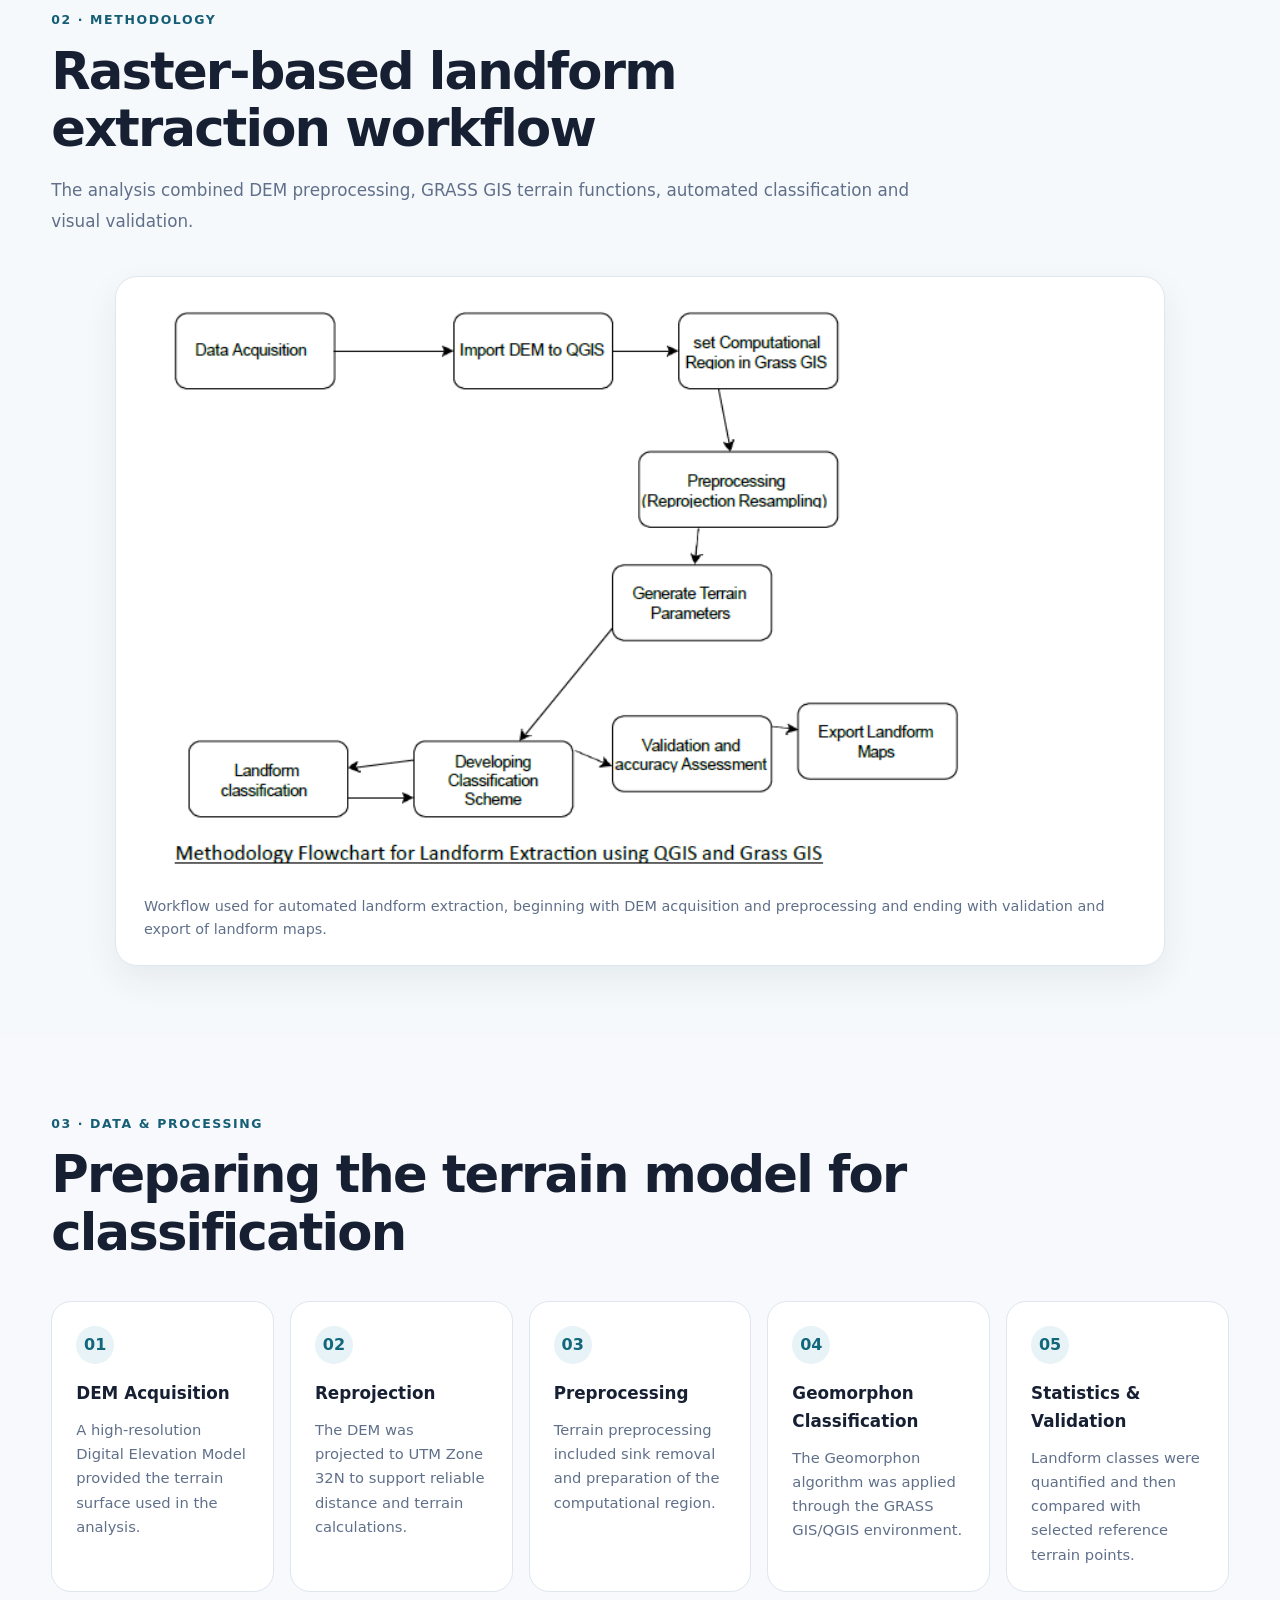
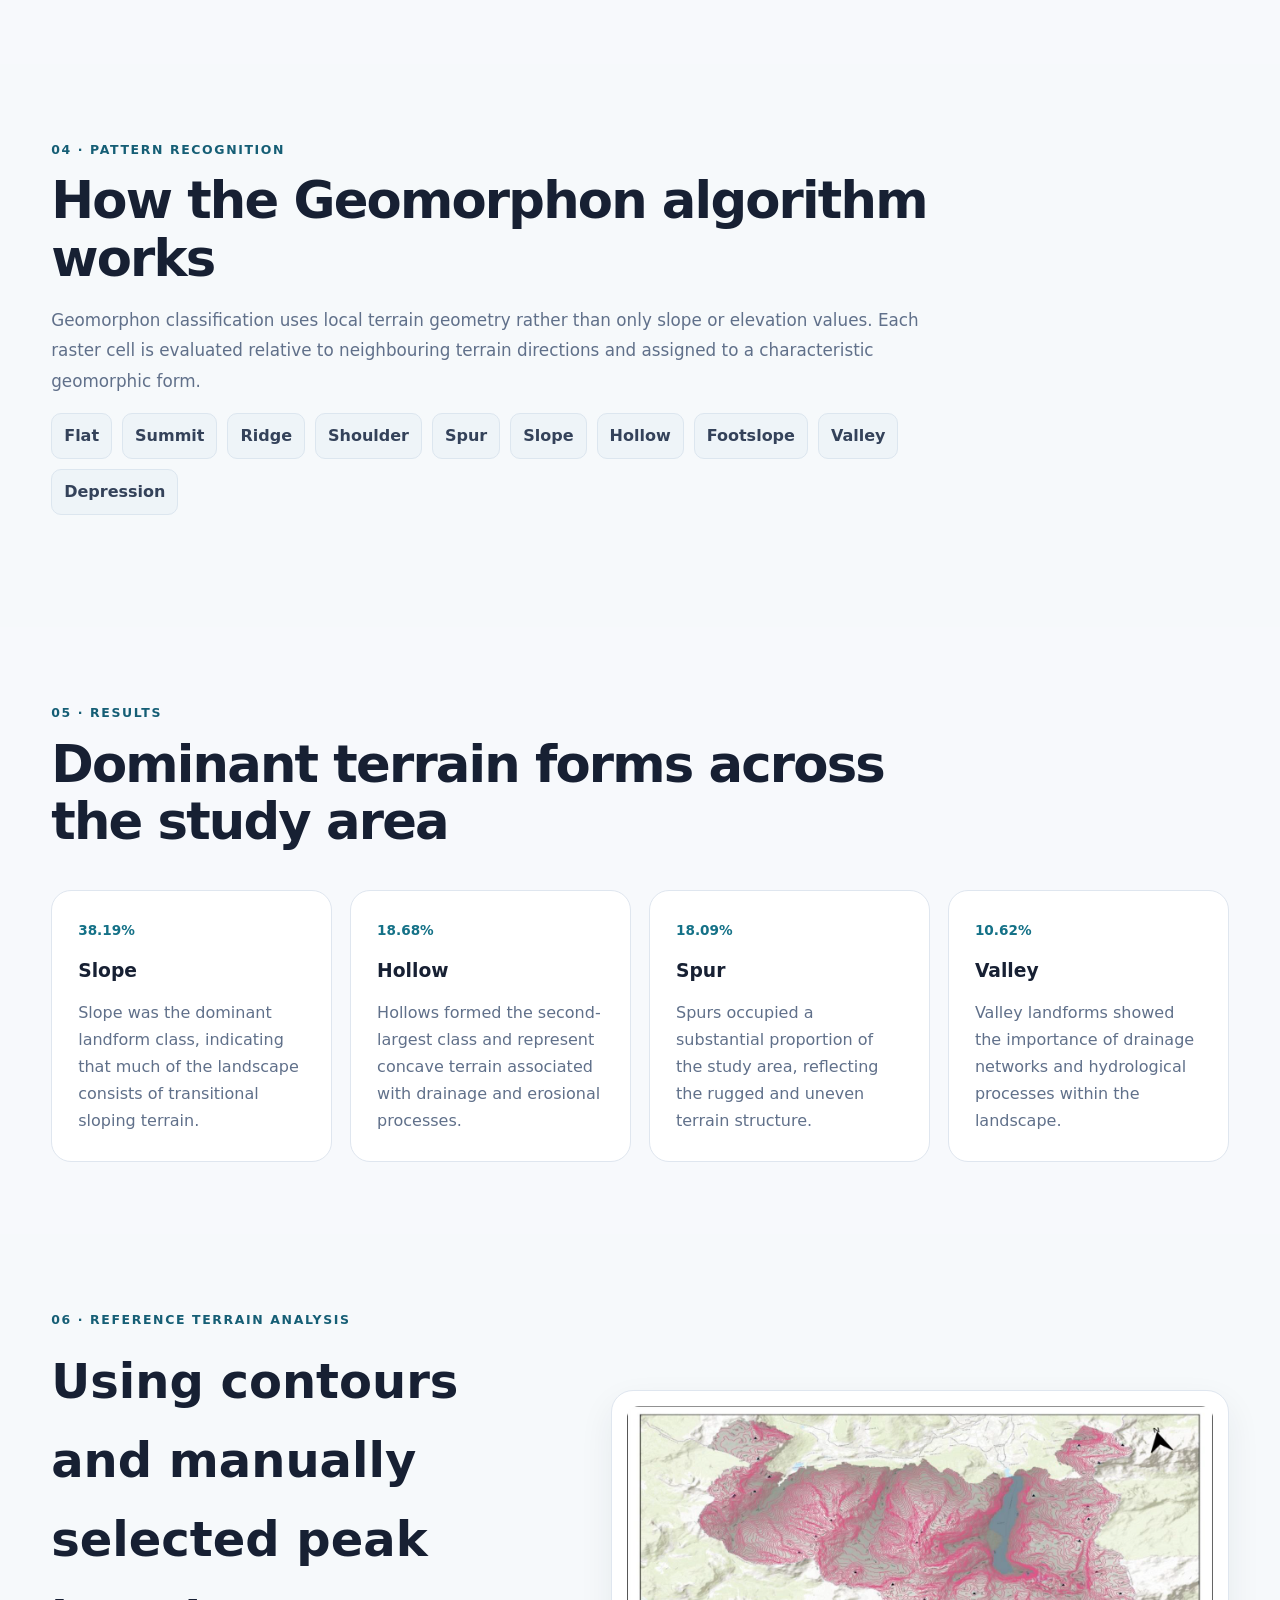
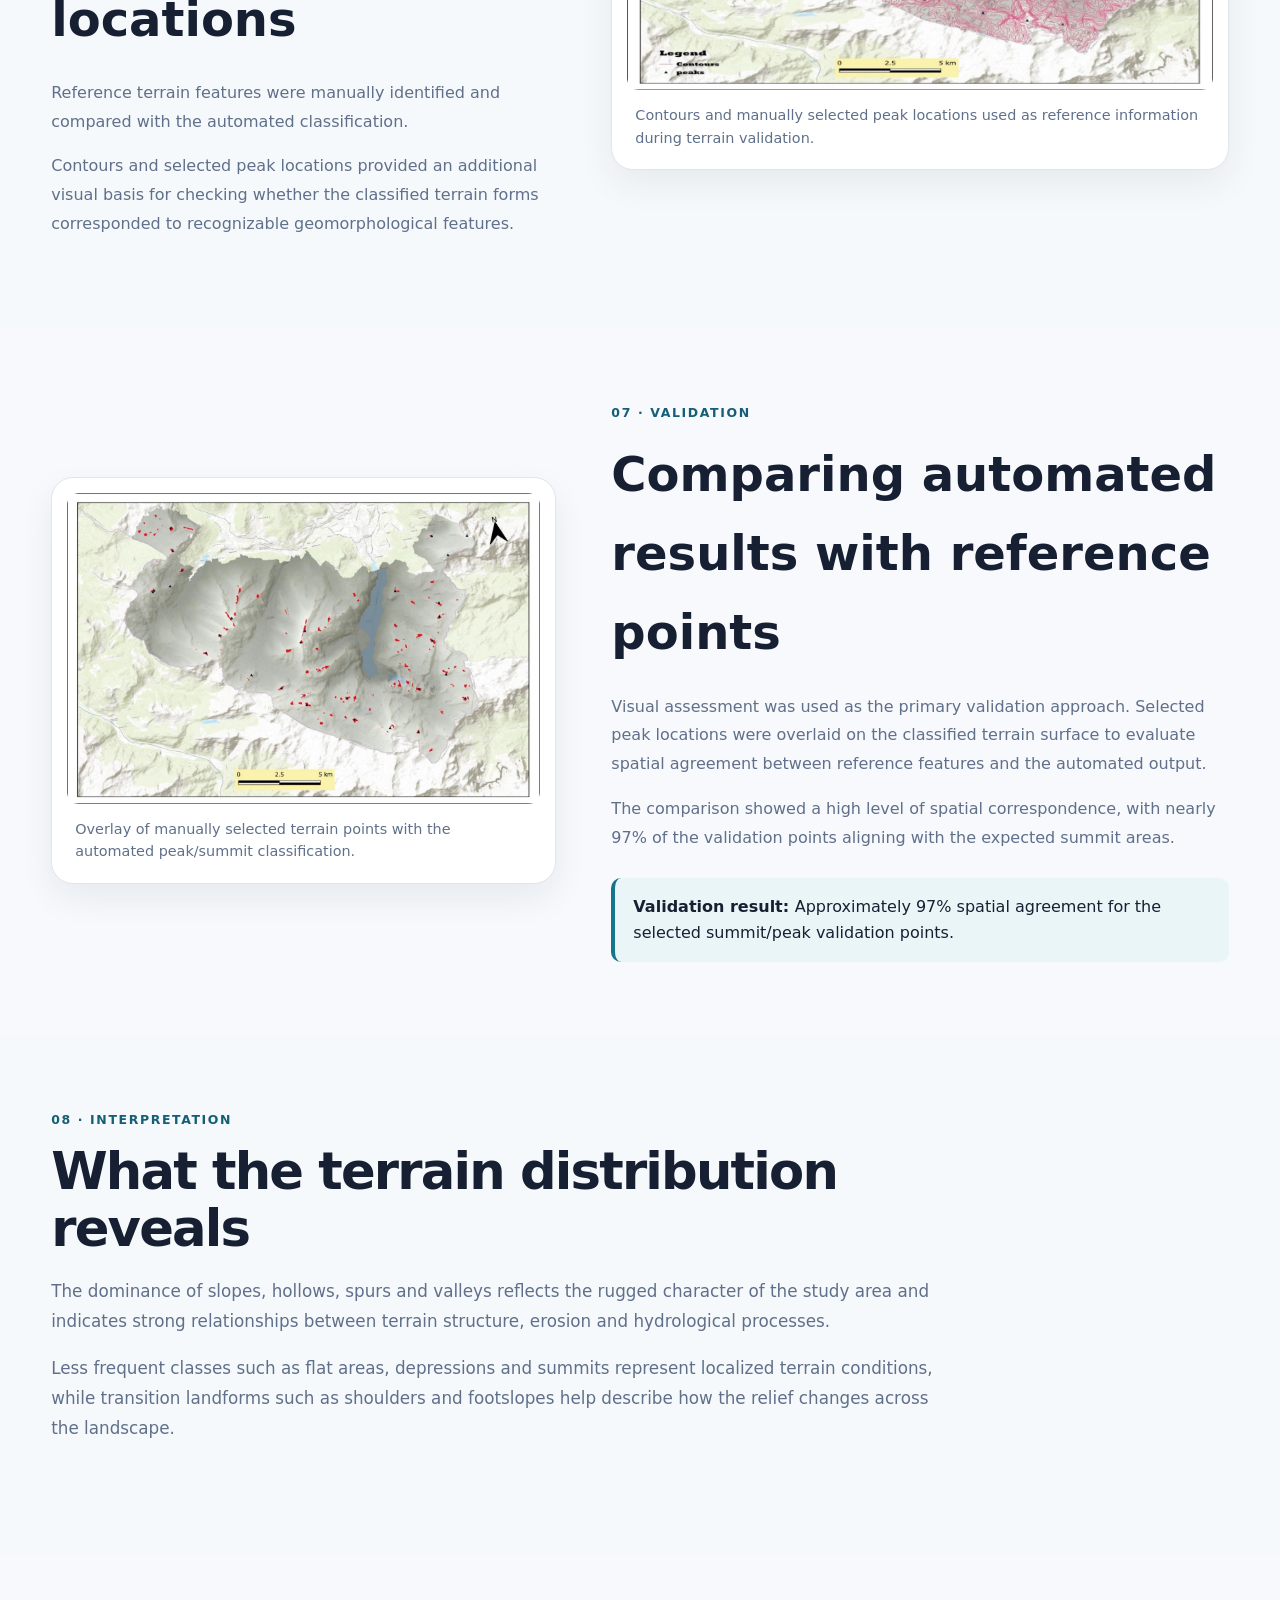
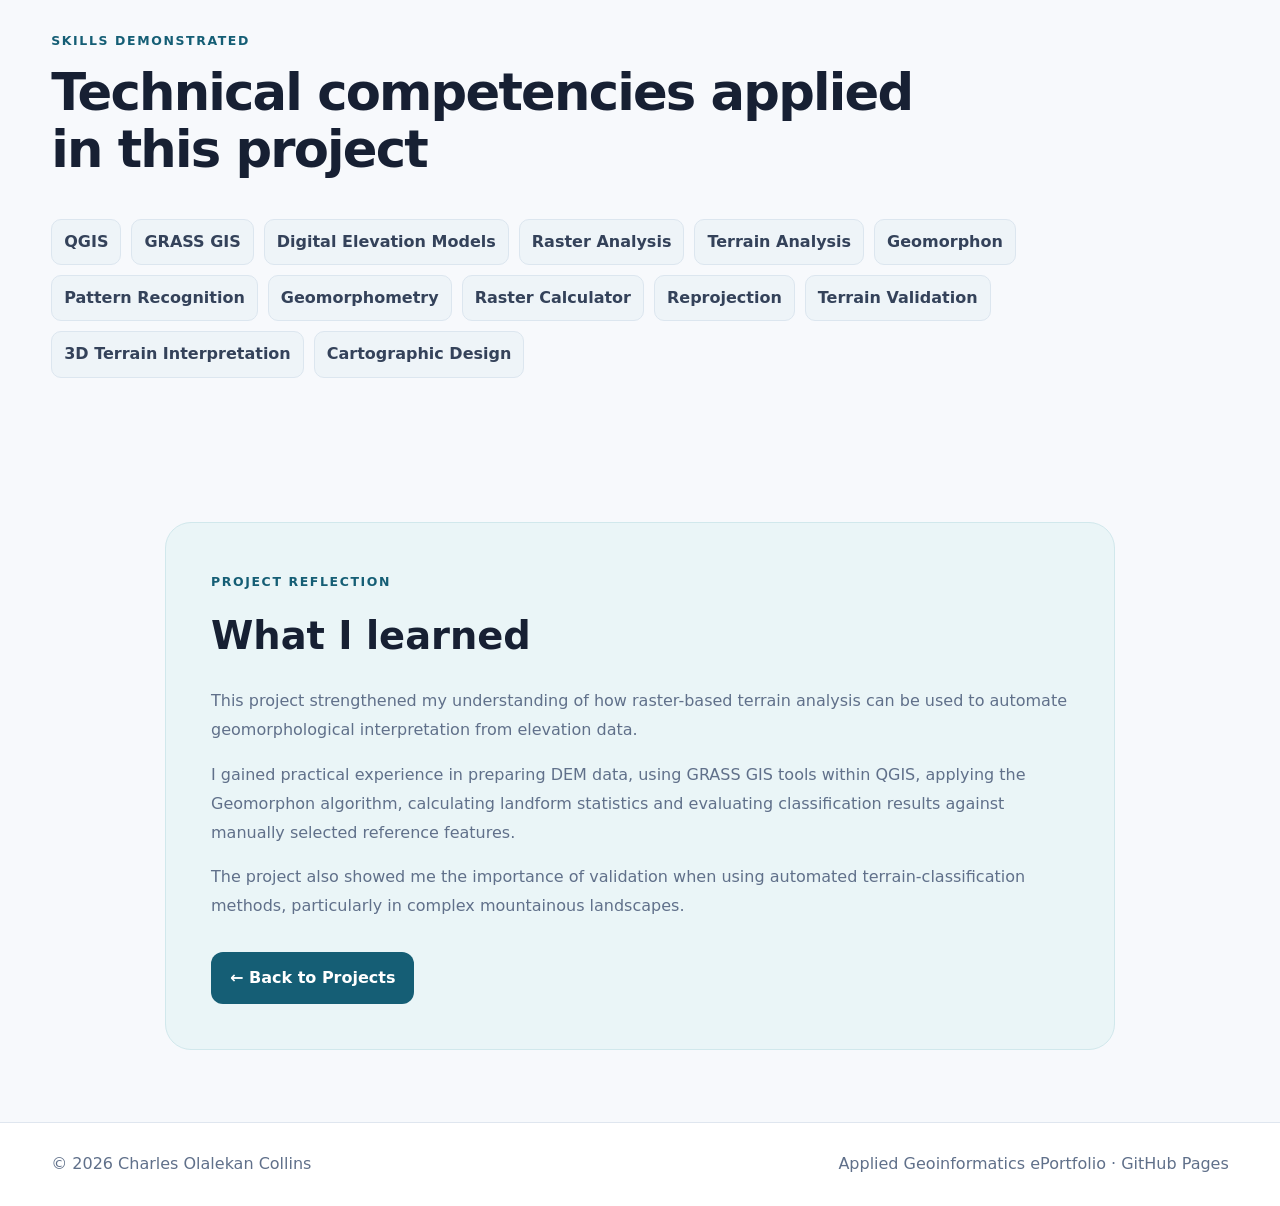
<file: landform-classification.html>
<!DOCTYPE html>
<html lang="en">

<head>

  <meta charset="UTF-8">

  <meta name="viewport"
        content="width=device-width, initial-scale=1.0">

  <meta name="description"
        content="Automated Landform Classification Using GIS by Charles Olalekan Collins">

  <title>
    Landform Classification | Charles Olalekan Collins
  </title>

  <link rel="stylesheet" href="style.css">

</head>


<body>


<!-- =====================================================
     NAVIGATION
===================================================== -->

<header class="site-header">

  <div class="container nav-wrap">

    <a class="brand" href="index.html">
      Charles <span>Collins</span>
    </a>


    <button
      class="menu-btn"
      aria-label="Toggle navigation"
      aria-expanded="false">
      ☰
    </button>


    <nav class="nav" aria-label="Primary navigation">

      <a href="index.html">Home</a>
      <a href="about.html">About</a>
      <a href="projects.html">Projects</a>
      <a href="experience.html">Experience</a>
      <a href="thesis.html">Master Thesis</a>
      <a href="skills.html">Skills</a>
      <a href="resume.html">Résumé</a>
      <a href="contact.html">Contact</a>

    </nav>

  </div>

</header>



<main>


<!-- =====================================================
     PROJECT HERO
===================================================== -->

<section class="project-hero">

  <div class="container">


    <span class="eyebrow">
      Terrain Analysis Project
    </span>


    <h1>
      Landforms Classification with GIS Using Raster-Based Pattern Recognition
    </h1>


    <p class="project-lead">

      An automated terrain-analysis project using a Digital Elevation
      Model and the Geomorphon algorithm to classify, extract and map
      major landform types in Berchtesgaden National Park.

    </p>


    <div class="project-tags">

      <span>QGIS</span>
      <span>GRASS GIS</span>
      <span>DEM</span>
      <span>Geomorphon</span>
      <span>Raster Analysis</span>
      <span>Terrain Analysis</span>
      <span>Pattern Recognition</span>
      <span>Geomorphometry</span>

    </div>


  </div>

</section>



<!-- =====================================================
     PROJECT METADATA
===================================================== -->

<section class="section">

  <div class="container">


    <div class="project-meta-grid">


      <div class="project-meta">

        <span>
          Project Type
        </span>

        <strong>
          Analysis & Modelling Coursework
        </strong>

      </div>


      <div class="project-meta">

        <span>
          Study Area
        </span>

        <strong>
          Berchtesgaden National Park
        </strong>

      </div>


      <div class="project-meta">

        <span>
          Main Method
        </span>

        <strong>
          Geomorphon Algorithm
        </strong>

      </div>


      <div class="project-meta">

        <span>
          Data
        </span>

        <strong>
          Digital Elevation Model
        </strong>

      </div>


    </div>



<!-- =====================================================
     PROJECT OVERVIEW
===================================================== -->

    <div class="section-head project-section-head">

      <span class="eyebrow">
        Project Overview
      </span>


      <h2>
        Automating the extraction of terrain forms from elevation data
      </h2>


      <p>
        Landform classification is an important component of
        geomorphological analysis because terrain shape influences
        hydrological processes, erosion, sediment transport, ecological
        patterns and landscape structure.
      </p>


      <p>
        This project applied a raster-based pattern-recognition
        approach using the Geomorphon algorithm to automatically
        classify landforms from a Digital Elevation Model.
      </p>


      <p>
        The analysis focused on Berchtesgaden National Park and
        produced a terrain classification containing ten distinct
        landform categories.
      </p>

    </div>


  </div>

</section>



<!-- =====================================================
     MAIN RESULT
===================================================== -->

<section class="section alt-section">

  <div class="container">


    <div class="section-head project-section-head">

      <span class="eyebrow">
        Final Classification
      </span>


      <h2>
        Ten landform classes extracted from the DEM
      </h2>


      <p>
        The Geomorphon algorithm examines the relative elevation
        pattern around each raster cell and assigns the cell to a
        terrain class based on the shape of the local relief.
      </p>

    </div>


    <figure class="project-figure hero-map">

      <img
        src="assets/img/landform/landform-classification-results.png"

        alt="Extracted landform classes and statistics for Berchtesgaden National Park">


      <figcaption>

        Extracted landform categories and their associated area
        statistics. The classification includes flat, summit, ridge,
        shoulder, spur, slope, hollow, footslope, valley and depression.

      </figcaption>

    </figure>


  </div>

</section>



<!-- =====================================================
     AIM AND OBJECTIVES
===================================================== -->

<section class="section">

  <div class="container">


    <div class="section-head project-section-head">

      <span class="eyebrow">
        01 · Aim & Objectives
      </span>


      <h2>
        Classifying and validating terrain forms automatically
      </h2>


      <p>
        The goal of the project was to classify, extract and map
        different landform types within Berchtesgaden National Park
        using an automated Geomorphon-based workflow.
      </p>

    </div>


    <div class="grid-3">


      <article class="card">

        <h3>
          Extract Landforms
        </h3>

        <p>
          Use the DEM to identify and classify terrain forms using
          raster-based pattern recognition.
        </p>

      </article>


      <article class="card">

        <h3>
          Quantify Landform Extent
        </h3>

        <p>
          Calculate the area and percentage covered by each
          classified landform category.
        </p>

      </article>


      <article class="card">

        <h3>
          Validate Classification
        </h3>

        <p>
          Compare selected reference terrain points with the
          automated landform classification.
        </p>

      </article>


    </div>


  </div>

</section>



<!-- =====================================================
     METHODOLOGY
===================================================== -->

<section class="section alt-section">

  <div class="container">


    <div class="section-head project-section-head">

      <span class="eyebrow">
        02 · Methodology
      </span>


      <h2>
        Raster-based landform extraction workflow
      </h2>


      <p>
        The analysis combined DEM preprocessing, GRASS GIS terrain
        functions, automated classification and visual validation.
      </p>

    </div>


    <figure class="project-figure hero-map">

      <img
        src="assets/img/landform/landform-methodology.png"

        alt="Methodology flowchart for landform extraction using QGIS and GRASS GIS">


      <figcaption>

        Workflow used for automated landform extraction, beginning
        with DEM acquisition and preprocessing and ending with
        validation and export of landform maps.

      </figcaption>

    </figure>


  </div>

</section>



<!-- =====================================================
     DATA AND PROCESSING
===================================================== -->

<section class="section">

  <div class="container">


    <div class="section-head project-section-head">

      <span class="eyebrow">
        03 · Data & Processing
      </span>


      <h2>
        Preparing the terrain model for classification
      </h2>

    </div>


    <div class="workflow-grid">


      <div class="workflow-step">

        <span>01</span>

        <h3>
          DEM Acquisition
        </h3>

        <p>
          A high-resolution Digital Elevation Model provided the
          terrain surface used in the analysis.
        </p>

      </div>


      <div class="workflow-step">

        <span>02</span>

        <h3>
          Reprojection
        </h3>

        <p>
          The DEM was projected to UTM Zone 32N to support reliable
          distance and terrain calculations.
        </p>

      </div>


      <div class="workflow-step">

        <span>03</span>

        <h3>
          Preprocessing
        </h3>

        <p>
          Terrain preprocessing included sink removal and preparation
          of the computational region.
        </p>

      </div>


      <div class="workflow-step">

        <span>04</span>

        <h3>
          Geomorphon Classification
        </h3>

        <p>
          The Geomorphon algorithm was applied through the
          GRASS GIS/QGIS environment.
        </p>

      </div>


      <div class="workflow-step">

        <span>05</span>

        <h3>
          Statistics & Validation
        </h3>

        <p>
          Landform classes were quantified and then compared with
          selected reference terrain points.
        </p>

      </div>


    </div>


  </div>

</section>



<!-- =====================================================
     CLASSIFICATION PRINCIPLE
===================================================== -->

<section class="section alt-section">

  <div class="container">


    <div class="section-head project-section-head">

      <span class="eyebrow">
        04 · Pattern Recognition
      </span>


      <h2>
        How the Geomorphon algorithm works
      </h2>


      <p>
        Geomorphon classification uses local terrain geometry rather
        than only slope or elevation values. Each raster cell is
        evaluated relative to neighbouring terrain directions and
        assigned to a characteristic geomorphic form.
      </p>


      <div class="skill-list">

        <span class="skill">Flat</span>
        <span class="skill">Summit</span>
        <span class="skill">Ridge</span>
        <span class="skill">Shoulder</span>
        <span class="skill">Spur</span>
        <span class="skill">Slope</span>
        <span class="skill">Hollow</span>
        <span class="skill">Footslope</span>
        <span class="skill">Valley</span>
        <span class="skill">Depression</span>

      </div>


    </div>


  </div>

</section>



<!-- =====================================================
     RESULTS
===================================================== -->

<section class="section">

  <div class="container">


    <div class="section-head project-section-head">

      <span class="eyebrow">
        05 · Results
      </span>


      <h2>
        Dominant terrain forms across the study area
      </h2>

    </div>


    <div class="findings-grid">


      <div class="finding-card">

        <span>
          38.19%
        </span>

        <h3>
          Slope
        </h3>

        <p>
          Slope was the dominant landform class, indicating that much
          of the landscape consists of transitional sloping terrain.
        </p>

      </div>


      <div class="finding-card">

        <span>
          18.68%
        </span>

        <h3>
          Hollow
        </h3>

        <p>
          Hollows formed the second-largest class and represent
          concave terrain associated with drainage and erosional
          processes.
        </p>

      </div>


      <div class="finding-card">

        <span>
          18.09%
        </span>

        <h3>
          Spur
        </h3>

        <p>
          Spurs occupied a substantial proportion of the study area,
          reflecting the rugged and uneven terrain structure.
        </p>

      </div>


      <div class="finding-card">

        <span>
          10.62%
        </span>

        <h3>
          Valley
        </h3>

        <p>
          Valley landforms showed the importance of drainage
          networks and hydrological processes within the landscape.
        </p>

      </div>


    </div>


  </div>

</section>



<!-- =====================================================
     REFERENCE TERRAIN ANALYSIS
===================================================== -->

<section class="section alt-section">

  <div class="container">


    <div class="project-text-grid">


      <div>

        <span class="eyebrow">
          06 · Reference Terrain Analysis
        </span>


        <h2>
          Using contours and manually selected peak locations
        </h2>


        <p>
          Reference terrain features were manually identified and
          compared with the automated classification.
        </p>


        <p>
          Contours and selected peak locations provided an additional
          visual basis for checking whether the classified terrain
          forms corresponded to recognizable geomorphological features.
        </p>

      </div>


      <figure class="project-figure">

        <img
          src="assets/img/landform/landform-contours-peaks.png"

          alt="Contour map and manually selected peak points in Berchtesgaden National Park">


        <figcaption>

          Contours and manually selected peak locations used as
          reference information during terrain validation.

        </figcaption>

      </figure>


    </div>


  </div>

</section>



<!-- =====================================================
     VALIDATION
===================================================== -->

<section class="section">

  <div class="container">


    <div class="project-text-grid">


      <figure class="project-figure">

        <img
          src="assets/img/landform/landform-validation.png"

          alt="Overlay of selected terrain points and extracted peak landform">


        <figcaption>

          Overlay of manually selected terrain points with the
          automated peak/summit classification.

        </figcaption>

      </figure>


      <div>

        <span class="eyebrow">
          07 · Validation
        </span>


        <h2>
          Comparing automated results with reference points
        </h2>


        <p>
          Visual assessment was used as the primary validation
          approach. Selected peak locations were overlaid on the
          classified terrain surface to evaluate spatial agreement
          between reference features and the automated output.
        </p>


        <p>
          The comparison showed a high level of spatial correspondence,
          with nearly 97% of the validation points aligning with the
          expected summit areas.
        </p>


        <div class="mini-callout">

          <strong>
            Validation result:
          </strong>

          Approximately 97% spatial agreement for the selected
          summit/peak validation points.

        </div>

      </div>


    </div>


  </div>

</section>



<!-- =====================================================
     INTERPRETATION
===================================================== -->

<section class="section alt-section">

  <div class="container">


    <div class="section-head project-section-head">

      <span class="eyebrow">
        08 · Interpretation
      </span>


      <h2>
        What the terrain distribution reveals
      </h2>


      <p>
        The dominance of slopes, hollows, spurs and valleys reflects
        the rugged character of the study area and indicates strong
        relationships between terrain structure, erosion and
        hydrological processes.
      </p>


      <p>
        Less frequent classes such as flat areas, depressions and
        summits represent localized terrain conditions, while
        transition landforms such as shoulders and footslopes help
        describe how the relief changes across the landscape.
      </p>

    </div>


  </div>

</section>



<!-- =====================================================
     SKILLS
===================================================== -->

<section class="section">

  <div class="container">


    <div class="section-head project-section-head">

      <span class="eyebrow">
        Skills Demonstrated
      </span>


      <h2>
        Technical competencies applied in this project
      </h2>

    </div>


    <div class="skill-list">

      <span class="skill">QGIS</span>
      <span class="skill">GRASS GIS</span>
      <span class="skill">Digital Elevation Models</span>
      <span class="skill">Raster Analysis</span>
      <span class="skill">Terrain Analysis</span>
      <span class="skill">Geomorphon</span>
      <span class="skill">Pattern Recognition</span>
      <span class="skill">Geomorphometry</span>
      <span class="skill">Raster Calculator</span>
      <span class="skill">Reprojection</span>
      <span class="skill">Terrain Validation</span>
      <span class="skill">3D Terrain Interpretation</span>
      <span class="skill">Cartographic Design</span>

    </div>


  </div>

</section>



<!-- =====================================================
     REFLECTION
===================================================== -->

<section class="section">

  <div class="container">


    <div class="reflection-box">


      <span class="eyebrow">
        Project Reflection
      </span>


      <h2>
        What I learned
      </h2>


      <p>
        This project strengthened my understanding of how raster-based
        terrain analysis can be used to automate geomorphological
        interpretation from elevation data.
      </p>


      <p>
        I gained practical experience in preparing DEM data, using
        GRASS GIS tools within QGIS, applying the Geomorphon algorithm,
        calculating landform statistics and evaluating classification
        results against manually selected reference features.
      </p>


      <p>
        The project also showed me the importance of validation when
        using automated terrain-classification methods, particularly in
        complex mountainous landscapes.
      </p>


      <a
        class="btn primary"
        href="projects.html">

        ← Back to Projects

      </a>


    </div>


  </div>

</section>


</main>



<!-- =====================================================
     FOOTER
===================================================== -->

<footer>

  <div class="container footer-row">

    <span>
      © 2026 Charles Olalekan Collins
    </span>

    <span>
      Applied Geoinformatics ePortfolio · GitHub Pages
    </span>

  </div>

</footer>


<script src="script.js"></script>


</body>

</html>
</file>
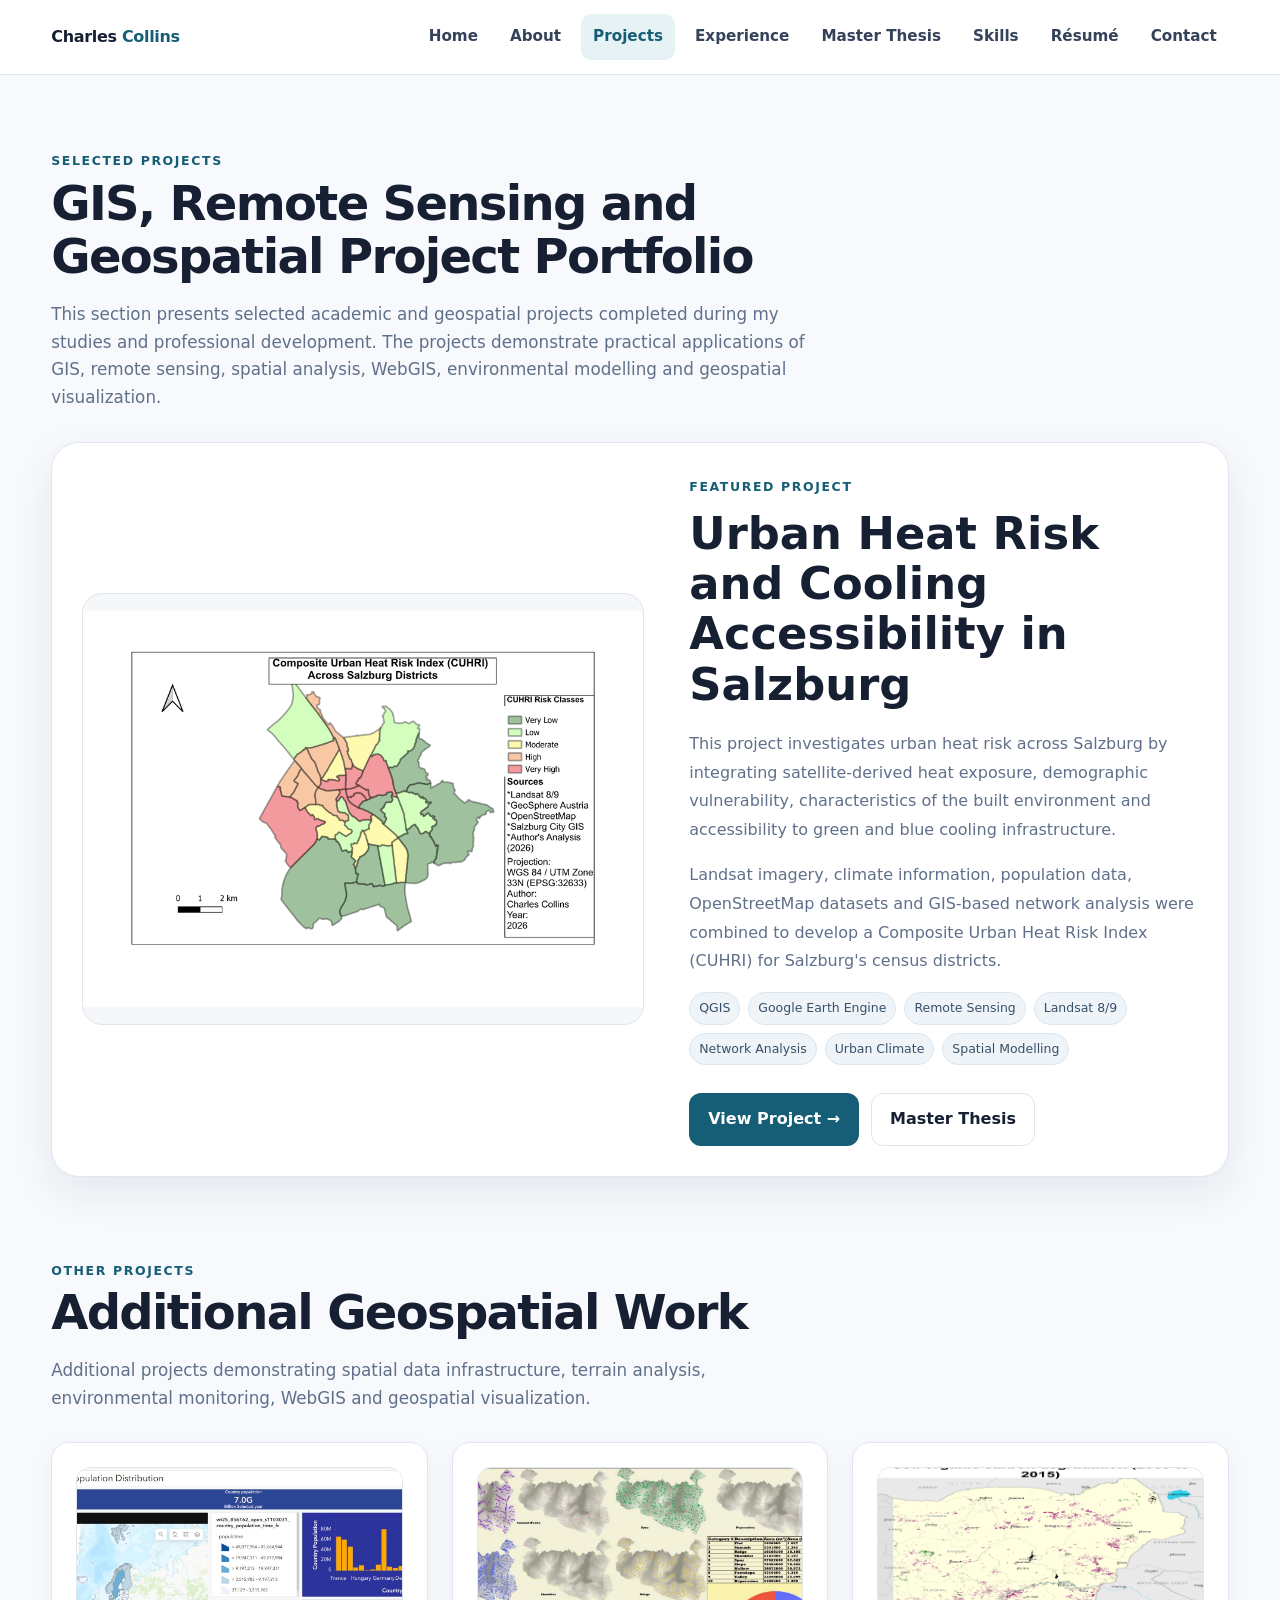
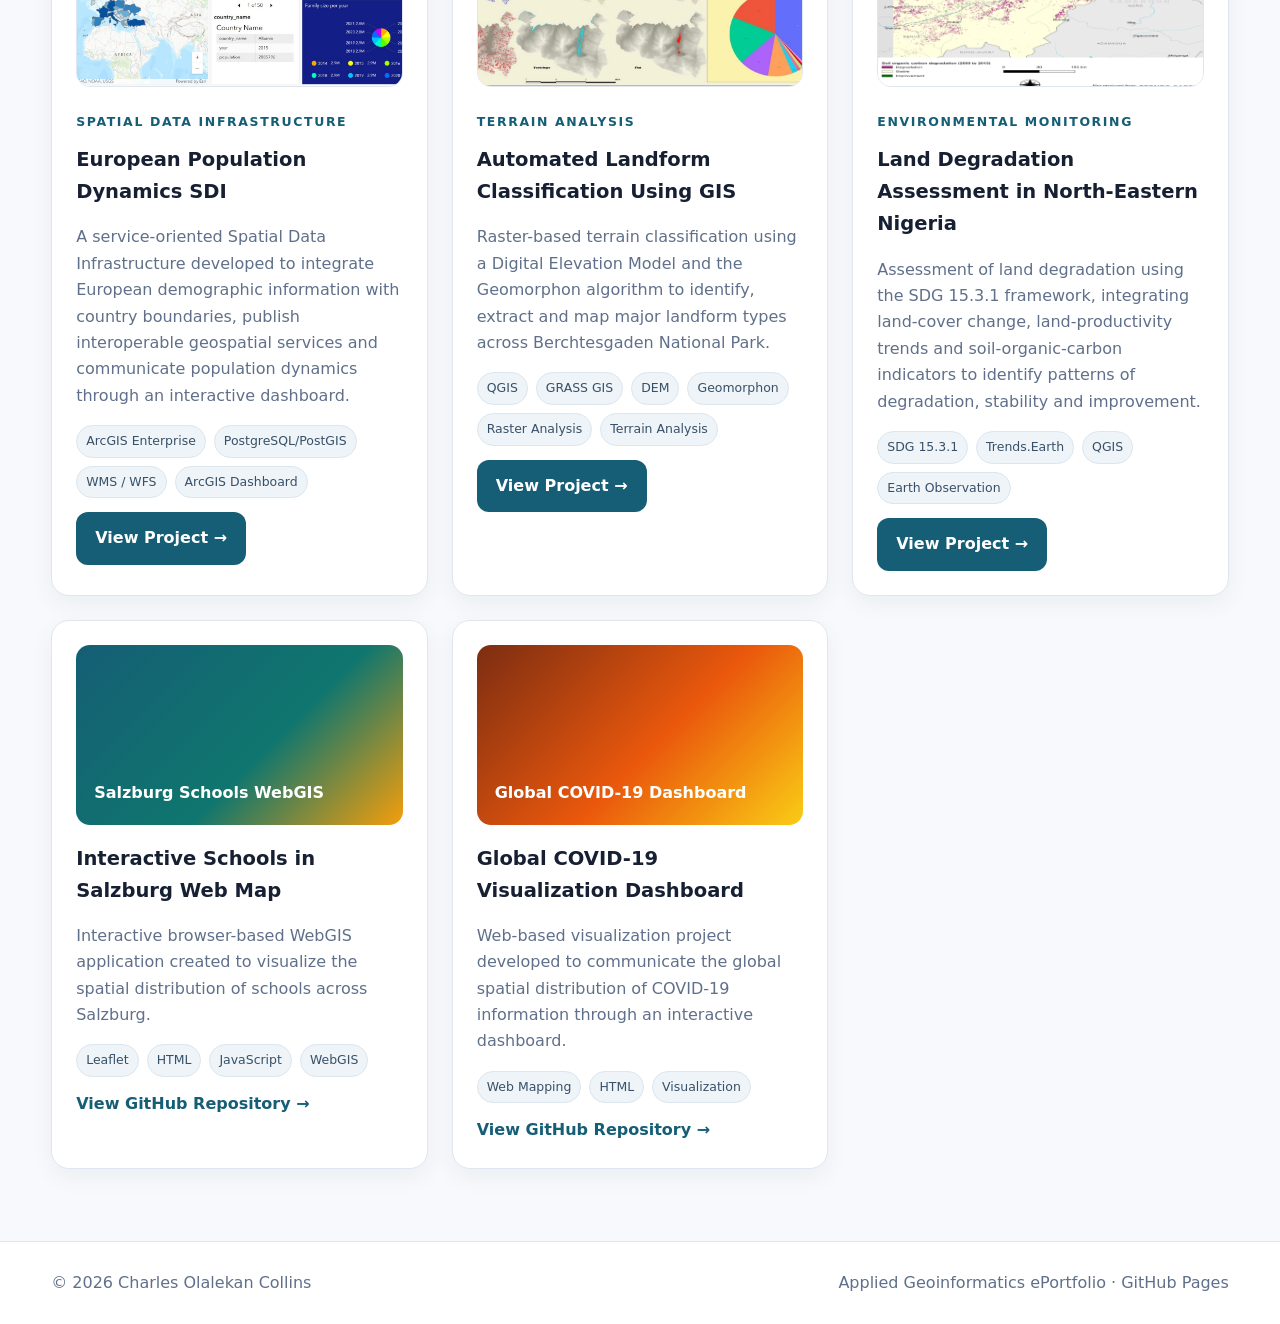
<file: projects.html>
<!DOCTYPE html>
<html lang="en">

<head>
  <meta charset="UTF-8">

  <meta name="viewport"
        content="width=device-width, initial-scale=1.0">

  <meta name="description"
        content="Selected GIS, remote sensing and geospatial projects by Charles Olalekan Collins">

  <title>
    Projects | Charles Olalekan Collins
  </title>

  <link rel="stylesheet" href="style.css">
</head>


<body>


<!-- =====================================================
     NAVIGATION
===================================================== -->

<header class="site-header">

  <div class="container nav-wrap">

    <a class="brand" href="index.html">
      Charles <span>Collins</span>
    </a>

    <button
      class="menu-btn"
      aria-label="Toggle navigation"
      aria-expanded="false">
      ☰
    </button>

    <nav class="nav" aria-label="Primary navigation">

      <a href="index.html">Home</a>
      <a href="about.html">About</a>
      <a href="projects.html">Projects</a>
      <a href="experience.html">Experience</a>
      <a href="thesis.html">Master Thesis</a>
      <a href="skills.html">Skills</a>
      <a href="resume.html">Résumé</a>
      <a href="contact.html">Contact</a>

    </nav>

  </div>

</header>



<main>


<!-- =====================================================
     PAGE INTRODUCTION
===================================================== -->

<section class="section">

  <div class="container">

    <div class="section-head">

      <span class="eyebrow">
        Selected Projects
      </span>

      <h1>
        GIS, Remote Sensing and Geospatial Project Portfolio
      </h1>

      <p>
        This section presents selected academic and geospatial
        projects completed during my studies and professional
        development. The projects demonstrate practical applications
        of GIS, remote sensing, spatial analysis, WebGIS,
        environmental modelling and geospatial visualization.
      </p>

    </div>



<!-- =====================================================
     FEATURED PROJECT
     URBAN HEAT SALZBURG
===================================================== -->

    <article class="featured-project-card">

      <div class="featured-project-image">

        <img
          src="assets/img/urban-heat/salzburg-cuhri-risk.png"
          alt="Composite Urban Heat Risk Index across Salzburg districts">

      </div>


      <div class="featured-project-content">

        <span class="eyebrow">
          Featured Project
        </span>

        <h2>
          Urban Heat Risk and Cooling Accessibility in Salzburg
        </h2>

        <p>
          This project investigates urban heat risk across Salzburg
          by integrating satellite-derived heat exposure,
          demographic vulnerability, characteristics of the built
          environment and accessibility to green and blue cooling
          infrastructure.
        </p>

        <p>
          Landsat imagery, climate information, population data,
          OpenStreetMap datasets and GIS-based network analysis were
          combined to develop a Composite Urban Heat Risk Index
          (CUHRI) for Salzburg's census districts.
        </p>

        <div class="tags">

          <span class="tag">QGIS</span>
          <span class="tag">Google Earth Engine</span>
          <span class="tag">Remote Sensing</span>
          <span class="tag">Landsat 8/9</span>
          <span class="tag">Network Analysis</span>
          <span class="tag">Urban Climate</span>
          <span class="tag">Spatial Modelling</span>

        </div>

        <div class="cta-row">

          <a
            class="btn primary"
            href="urban-heat-salzburg.html">
            View Project →
          </a>

          <a
            class="btn secondary"
            href="thesis.html">
            Master Thesis
          </a>

        </div>

      </div>

    </article>



<!-- =====================================================
     OTHER PROJECTS
===================================================== -->

    <div class="section-head"
         style="margin-top:80px;">

      <span class="eyebrow">
        Other Projects
      </span>

      <h2>
        Additional Geospatial Work
      </h2>

      <p>
        Additional projects demonstrating spatial data
        infrastructure, terrain analysis, environmental monitoring,
        WebGIS and geospatial visualization.
      </p>

    </div>



    <div class="grid-3">


<!-- =====================================================
     EUROPEAN POPULATION SDI
===================================================== -->

      <article class="card">

        <div class="project-card-image">

          <img
            src="assets/img/europe-sdi/europe-population-dashboard.png"
            alt="European Population Distribution Dashboard">

        </div>

        <span class="eyebrow">
          Spatial Data Infrastructure
        </span>

        <h3>
          European Population Dynamics SDI
        </h3>

        <p>
          A service-oriented Spatial Data Infrastructure developed
          to integrate European demographic information with country
          boundaries, publish interoperable geospatial services and
          communicate population dynamics through an interactive
          dashboard.
        </p>

        <div class="tags">

          <span class="tag">ArcGIS Enterprise</span>
          <span class="tag">PostgreSQL/PostGIS</span>
          <span class="tag">WMS / WFS</span>
          <span class="tag">ArcGIS Dashboard</span>

        </div>

        <a
          class="btn primary"
          href="european-population-sdi.html">
          View Project →
        </a>

      </article>



<!-- =====================================================
     LANDFORM CLASSIFICATION
===================================================== -->

      <article class="card">

        <div class="project-card-image">

          <img
            src="assets/img/landform/landform-classification-results.png"
            alt="Automated landform classification results for Berchtesgaden National Park">

        </div>

        <span class="eyebrow">
          Terrain Analysis
        </span>

        <h3>
          Automated Landform Classification Using GIS
        </h3>

        <p>
          Raster-based terrain classification using a Digital
          Elevation Model and the Geomorphon algorithm to identify,
          extract and map major landform types across Berchtesgaden
          National Park.
        </p>

        <div class="tags">

          <span class="tag">QGIS</span>
          <span class="tag">GRASS GIS</span>
          <span class="tag">DEM</span>
          <span class="tag">Geomorphon</span>
          <span class="tag">Raster Analysis</span>
          <span class="tag">Terrain Analysis</span>

        </div>

        <a
          class="btn primary"
          href="landform-classification.html">
          View Project →
        </a>

      </article>



<!-- =====================================================
     LAND DEGRADATION
===================================================== -->

      <article class="card">

        <div class="project-card-image">

          <img
            src="assets/img/land-degradation/productivity-2001-2015.png"
            alt="Land productivity degradation assessment in North-Eastern Nigeria">

        </div>

        <span class="eyebrow">
          Environmental Monitoring
        </span>

        <h3>
          Land Degradation Assessment in North-Eastern Nigeria
        </h3>

        <p>
          Assessment of land degradation using the SDG 15.3.1
          framework, integrating land-cover change,
          land-productivity trends and soil-organic-carbon indicators
          to identify patterns of degradation, stability and
          improvement.
        </p>

        <div class="tags">

          <span class="tag">SDG 15.3.1</span>
          <span class="tag">Trends.Earth</span>
          <span class="tag">QGIS</span>
          <span class="tag">Earth Observation</span>

        </div>

        <a
          class="btn primary"
          href="land-degradation.html">
          View Project →
        </a>

      </article>



<!-- =====================================================
     SALZBURG SCHOOLS WEBGIS
===================================================== -->

      <article class="card">

        <div class="thumb">
          Salzburg Schools WebGIS
        </div>

        <h3>
          Interactive Schools in Salzburg Web Map
        </h3>

        <p>
          Interactive browser-based WebGIS application created to
          visualize the spatial distribution of schools across
          Salzburg.
        </p>

        <div class="tags">

          <span class="tag">Leaflet</span>
          <span class="tag">HTML</span>
          <span class="tag">JavaScript</span>
          <span class="tag">WebGIS</span>

        </div>

        <a
          class="link-arrow"
          href="https://github.com/charlesocollins/Visualizing-schools-in-Salzburg-using-Leaflet-map"
          target="_blank"
          rel="noopener">

          View GitHub Repository →

        </a>

      </article>



<!-- =====================================================
     GLOBAL COVID-19 DASHBOARD
===================================================== -->

      <article class="card">

        <div class="thumb warm">
          Global COVID-19 Dashboard
        </div>

        <h3>
          Global COVID-19 Visualization Dashboard
        </h3>

        <p>
          Web-based visualization project developed to communicate
          the global spatial distribution of COVID-19 information
          through an interactive dashboard.
        </p>

        <div class="tags">

          <span class="tag">Web Mapping</span>
          <span class="tag">HTML</span>
          <span class="tag">Visualization</span>

        </div>

        <a
          class="link-arrow"
          href="https://github.com/charlesocollins/Global-Covid-19-Dashboard"
          target="_blank"
          rel="noopener">

          View GitHub Repository →

        </a>

      </article>


    </div>


  </div>

</section>


</main>



<!-- =====================================================
     FOOTER
===================================================== -->

<footer>

  <div class="container footer-row">

    <span>
      © 2026 Charles Olalekan Collins
    </span>

    <span>
      Applied Geoinformatics ePortfolio · GitHub Pages
    </span>

  </div>

</footer>


<script src="script.js"></script>


</body>

</html>
</file>
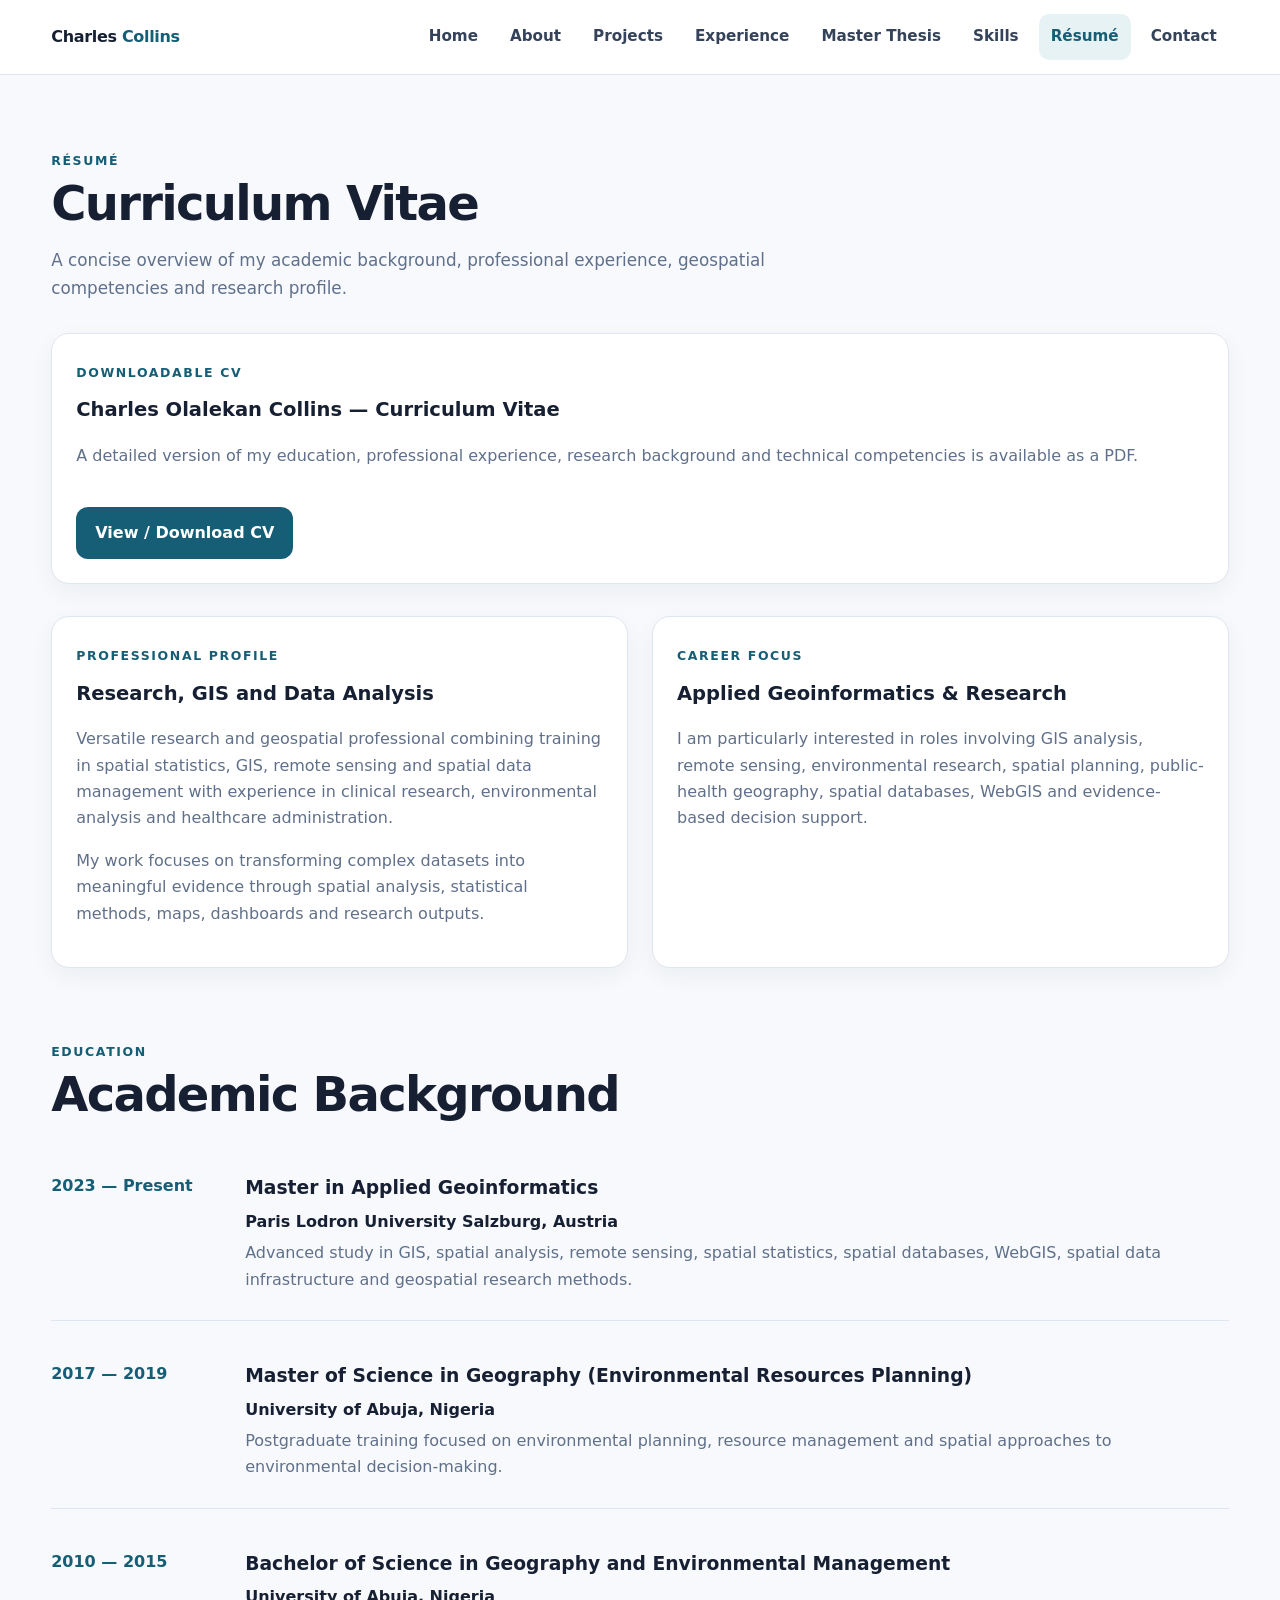
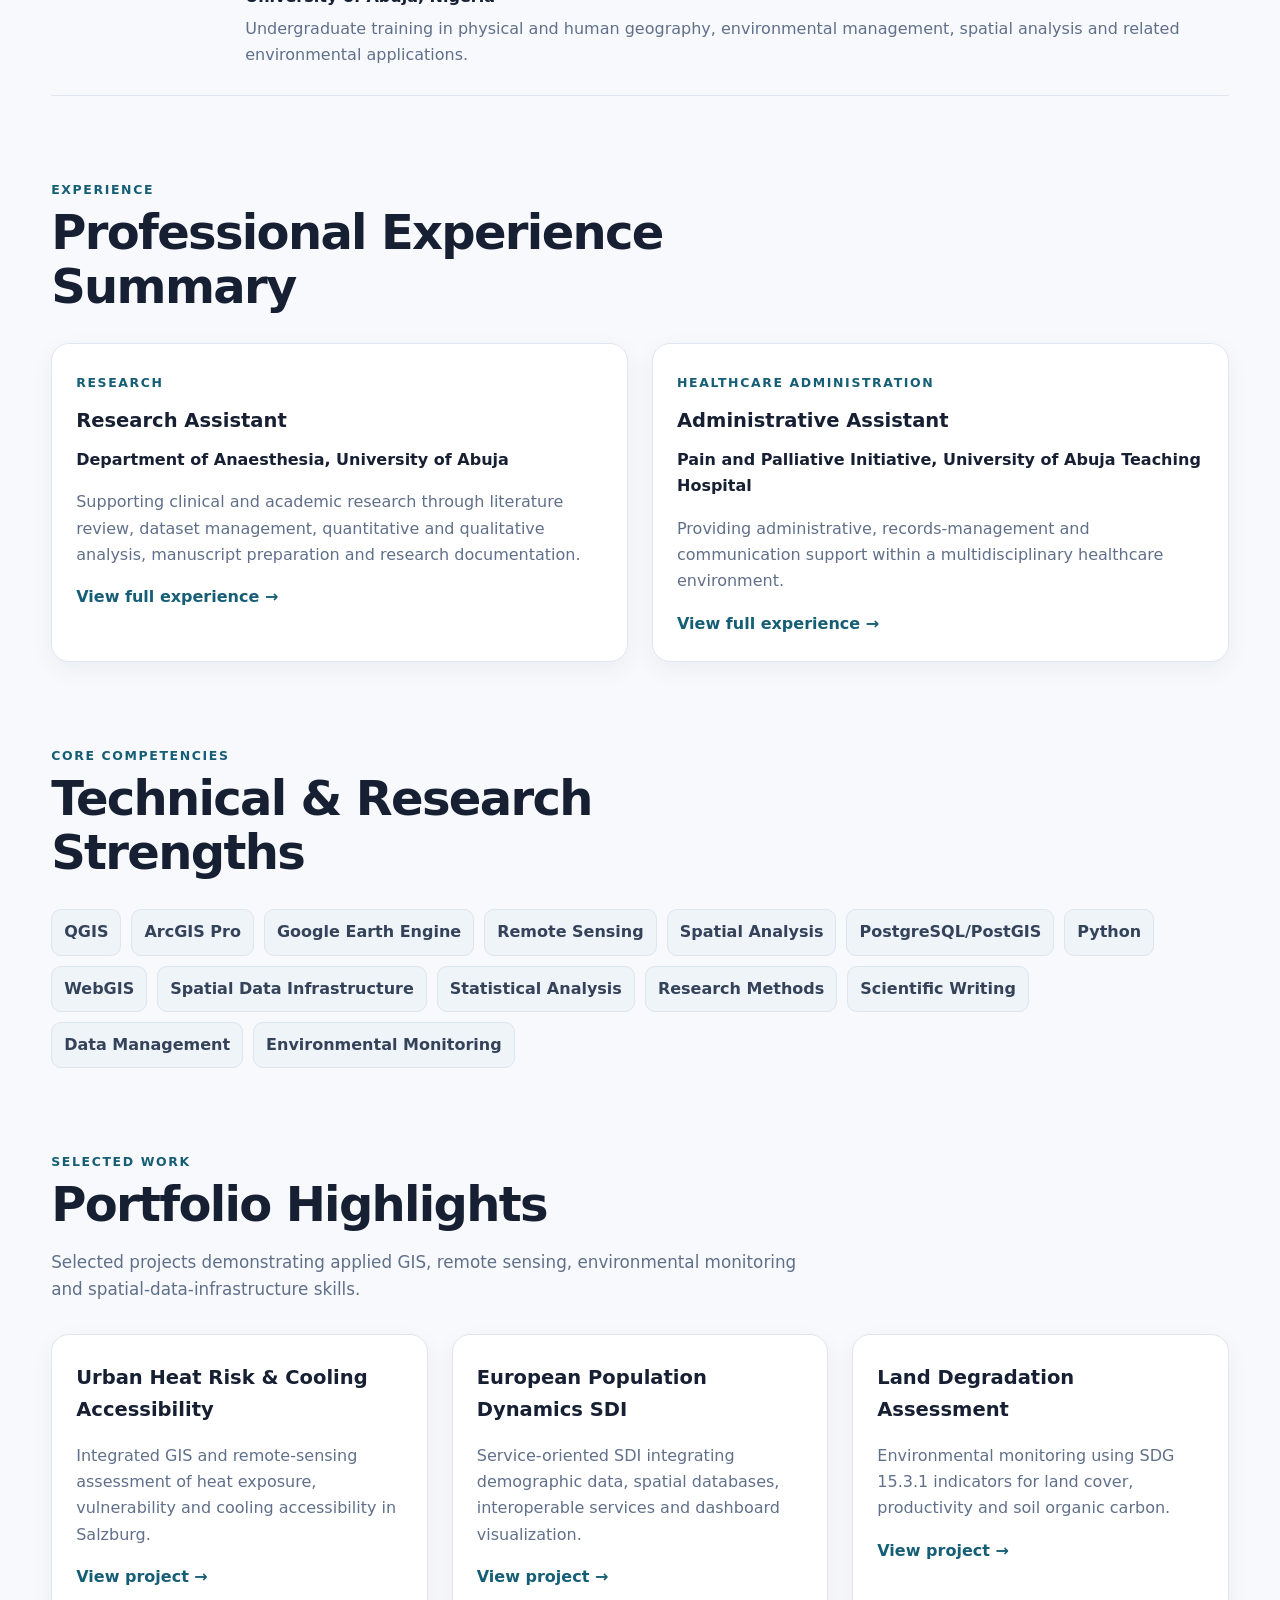
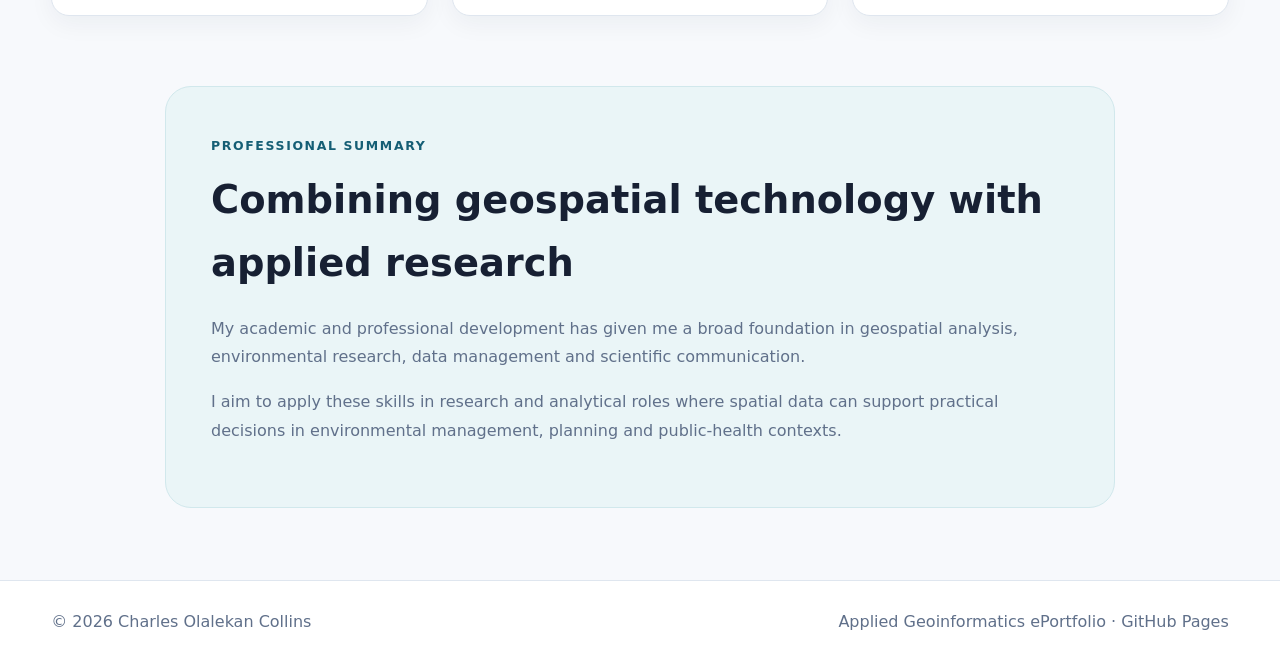
<file: resume.html>
<!DOCTYPE html>
<html lang="en">

<head>
  <meta charset="UTF-8">

  <meta name="viewport"
        content="width=device-width, initial-scale=1.0">

  <meta name="description"
        content="Résumé and curriculum vitae of Charles Olalekan Collins">

  <title>
    Résumé | Charles Olalekan Collins
  </title>

  <link rel="stylesheet" href="style.css">
</head>


<body>


<!-- =====================================================
     NAVIGATION
===================================================== -->

<header class="site-header">

  <div class="container nav-wrap">

    <a class="brand" href="index.html">
      Charles <span>Collins</span>
    </a>

    <button
      class="menu-btn"
      aria-label="Toggle navigation"
      aria-expanded="false">
      ☰
    </button>

    <nav class="nav" aria-label="Primary navigation">

      <a href="index.html">Home</a>
      <a href="about.html">About</a>
      <a href="projects.html">Projects</a>
      <a href="experience.html">Experience</a>
      <a href="thesis.html">Master Thesis</a>
      <a href="skills.html">Skills</a>
      <a href="resume.html">Résumé</a>
      <a href="contact.html">Contact</a>

    </nav>

  </div>

</header>



<main>


<!-- =====================================================
     PAGE INTRODUCTION
===================================================== -->

<section class="section">

  <div class="container">

    <div class="section-head">

      <span class="eyebrow">
        Résumé
      </span>

      <h1>
        Curriculum Vitae
      </h1>

      <p>
        A concise overview of my academic background, professional
        experience, geospatial competencies and research profile.
      </p>

    </div>



<!-- =====================================================
     CV DOWNLOAD
===================================================== -->

    <div class="card resume-box">

      <div>

        <span class="eyebrow">
          Downloadable CV
        </span>

        <h3>
          Charles Olalekan Collins — Curriculum Vitae
        </h3>

        <p>
          A detailed version of my education, professional experience,
          research background and technical competencies is available
          as a PDF.
        </p>

      </div>


      <a
        class="btn primary"
        href="assets/img/docs/Charles%20Collins%20CV.pdf"
        target="_blank"
        rel="noopener">

        View / Download CV

      </a>

    </div>



<!-- =====================================================
     PROFESSIONAL PROFILE
===================================================== -->

    <div class="grid-2"
         style="margin-top:32px;">


      <section class="card">

        <span class="eyebrow">
          Professional Profile
        </span>

        <h3>
          Research, GIS and Data Analysis
        </h3>

        <p>
          Versatile research and geospatial professional combining
          training in spatial statistics, GIS, remote sensing and
          spatial data management with experience in clinical research,
          environmental analysis and healthcare administration.
        </p>

        <p>
          My work focuses on transforming complex datasets into
          meaningful evidence through spatial analysis, statistical
          methods, maps, dashboards and research outputs.
        </p>

      </section>



      <section class="card">

        <span class="eyebrow">
          Career Focus
        </span>

        <h3>
          Applied Geoinformatics & Research
        </h3>

        <p>
          I am particularly interested in roles involving GIS analysis,
          remote sensing, environmental research, spatial planning,
          public-health geography, spatial databases, WebGIS and
          evidence-based decision support.
        </p>

      </section>


    </div>



<!-- =====================================================
     EDUCATION
===================================================== -->

    <div class="section-head"
         style="margin-top:70px;">

      <span class="eyebrow">
        Education
      </span>

      <h2>
        Academic Background
      </h2>

    </div>


    <div class="timeline">


      <article class="timeline-item">

        <div class="date">
          2023 — Present
        </div>

        <div>

          <h3>
            Master in Applied Geoinformatics
          </h3>

          <strong>
            Paris Lodron University Salzburg, Austria
          </strong>

          <p>
            Advanced study in GIS, spatial analysis, remote sensing,
            spatial statistics, spatial databases, WebGIS, spatial
            data infrastructure and geospatial research methods.
          </p>

        </div>

      </article>



      <article class="timeline-item">

        <div class="date">
          2017 — 2019
        </div>

        <div>

          <h3>
            Master of Science in Geography
            (Environmental Resources Planning)
          </h3>

          <strong>
            University of Abuja, Nigeria
          </strong>

          <p>
            Postgraduate training focused on environmental planning,
            resource management and spatial approaches to environmental
            decision-making.
          </p>

        </div>

      </article>



      <article class="timeline-item">

        <div class="date">
          2010 — 2015
        </div>

        <div>

          <h3>
            Bachelor of Science in Geography and Environmental Management
          </h3>

          <strong>
            University of Abuja, Nigeria
          </strong>

          <p>
            Undergraduate training in physical and human geography,
            environmental management, spatial analysis and related
            environmental applications.
          </p>

        </div>

      </article>


    </div>



<!-- =====================================================
     EXPERIENCE SUMMARY
===================================================== -->

    <div class="section-head"
         style="margin-top:80px;">

      <span class="eyebrow">
        Experience
      </span>

      <h2>
        Professional Experience Summary
      </h2>

    </div>


    <div class="grid-2">


      <section class="card">

        <span class="eyebrow">
          Research
        </span>

        <h3>
          Research Assistant
        </h3>

        <strong>
          Department of Anaesthesia, University of Abuja
        </strong>

        <p>
          Supporting clinical and academic research through literature
          review, dataset management, quantitative and qualitative
          analysis, manuscript preparation and research documentation.
        </p>

        <a
          class="link-arrow"
          href="experience.html">
          View full experience →
        </a>

      </section>



      <section class="card">

        <span class="eyebrow">
          Healthcare Administration
        </span>

        <h3>
          Administrative Assistant
        </h3>

        <strong>
          Pain and Palliative Initiative,
          University of Abuja Teaching Hospital
        </strong>

        <p>
          Providing administrative, records-management and
          communication support within a multidisciplinary healthcare
          environment.
        </p>

        <a
          class="link-arrow"
          href="experience.html">
          View full experience →
        </a>

      </section>


    </div>



<!-- =====================================================
     CORE COMPETENCIES
===================================================== -->

    <div class="section-head"
         style="margin-top:80px;">

      <span class="eyebrow">
        Core Competencies
      </span>

      <h2>
        Technical & Research Strengths
      </h2>

    </div>


    <div class="skill-list">

      <span class="skill">QGIS</span>
      <span class="skill">ArcGIS Pro</span>
      <span class="skill">Google Earth Engine</span>
      <span class="skill">Remote Sensing</span>
      <span class="skill">Spatial Analysis</span>
      <span class="skill">PostgreSQL/PostGIS</span>
      <span class="skill">Python</span>
      <span class="skill">WebGIS</span>
      <span class="skill">Spatial Data Infrastructure</span>
      <span class="skill">Statistical Analysis</span>
      <span class="skill">Research Methods</span>
      <span class="skill">Scientific Writing</span>
      <span class="skill">Data Management</span>
      <span class="skill">Environmental Monitoring</span>

    </div>



<!-- =====================================================
     SELECTED PROJECTS
===================================================== -->

    <div class="section-head"
         style="margin-top:80px;">

      <span class="eyebrow">
        Selected Work
      </span>

      <h2>
        Portfolio Highlights
      </h2>

      <p>
        Selected projects demonstrating applied GIS, remote sensing,
        environmental monitoring and spatial-data-infrastructure skills.
      </p>

    </div>


    <div class="grid-3">


      <section class="card">

        <h3>
          Urban Heat Risk & Cooling Accessibility
        </h3>

        <p>
          Integrated GIS and remote-sensing assessment of heat exposure,
          vulnerability and cooling accessibility in Salzburg.
        </p>

        <a
          class="link-arrow"
          href="urban-heat-salzburg.html">
          View project →
        </a>

      </section>



      <section class="card">

        <h3>
          European Population Dynamics SDI
        </h3>

        <p>
          Service-oriented SDI integrating demographic data, spatial
          databases, interoperable services and dashboard visualization.
        </p>

        <a
          class="link-arrow"
          href="european-population-sdi.html">
          View project →
        </a>

      </section>



      <section class="card">

        <h3>
          Land Degradation Assessment
        </h3>

        <p>
          Environmental monitoring using SDG 15.3.1 indicators for
          land cover, productivity and soil organic carbon.
        </p>

        <a
          class="link-arrow"
          href="land-degradation.html">
          View project →
        </a>

      </section>


    </div>



<!-- =====================================================
     FINAL NOTE
===================================================== -->

    <div class="reflection-box"
         style="margin-top:70px;">

      <span class="eyebrow">
        Professional Summary
      </span>

      <h2>
        Combining geospatial technology with applied research
      </h2>

      <p>
        My academic and professional development has given me a broad
        foundation in geospatial analysis, environmental research,
        data management and scientific communication.
      </p>

      <p>
        I aim to apply these skills in research and analytical roles
        where spatial data can support practical decisions in
        environmental management, planning and public-health contexts.
      </p>

    </div>


  </div>

</section>


</main>



<!-- =====================================================
     FOOTER
===================================================== -->

<footer>

  <div class="container footer-row">

    <span>
      © 2026 Charles Olalekan Collins
    </span>

    <span>
      Applied Geoinformatics ePortfolio · GitHub Pages
    </span>

  </div>

</footer>


<script src="script.js"></script>


</body>

</html>
</file>
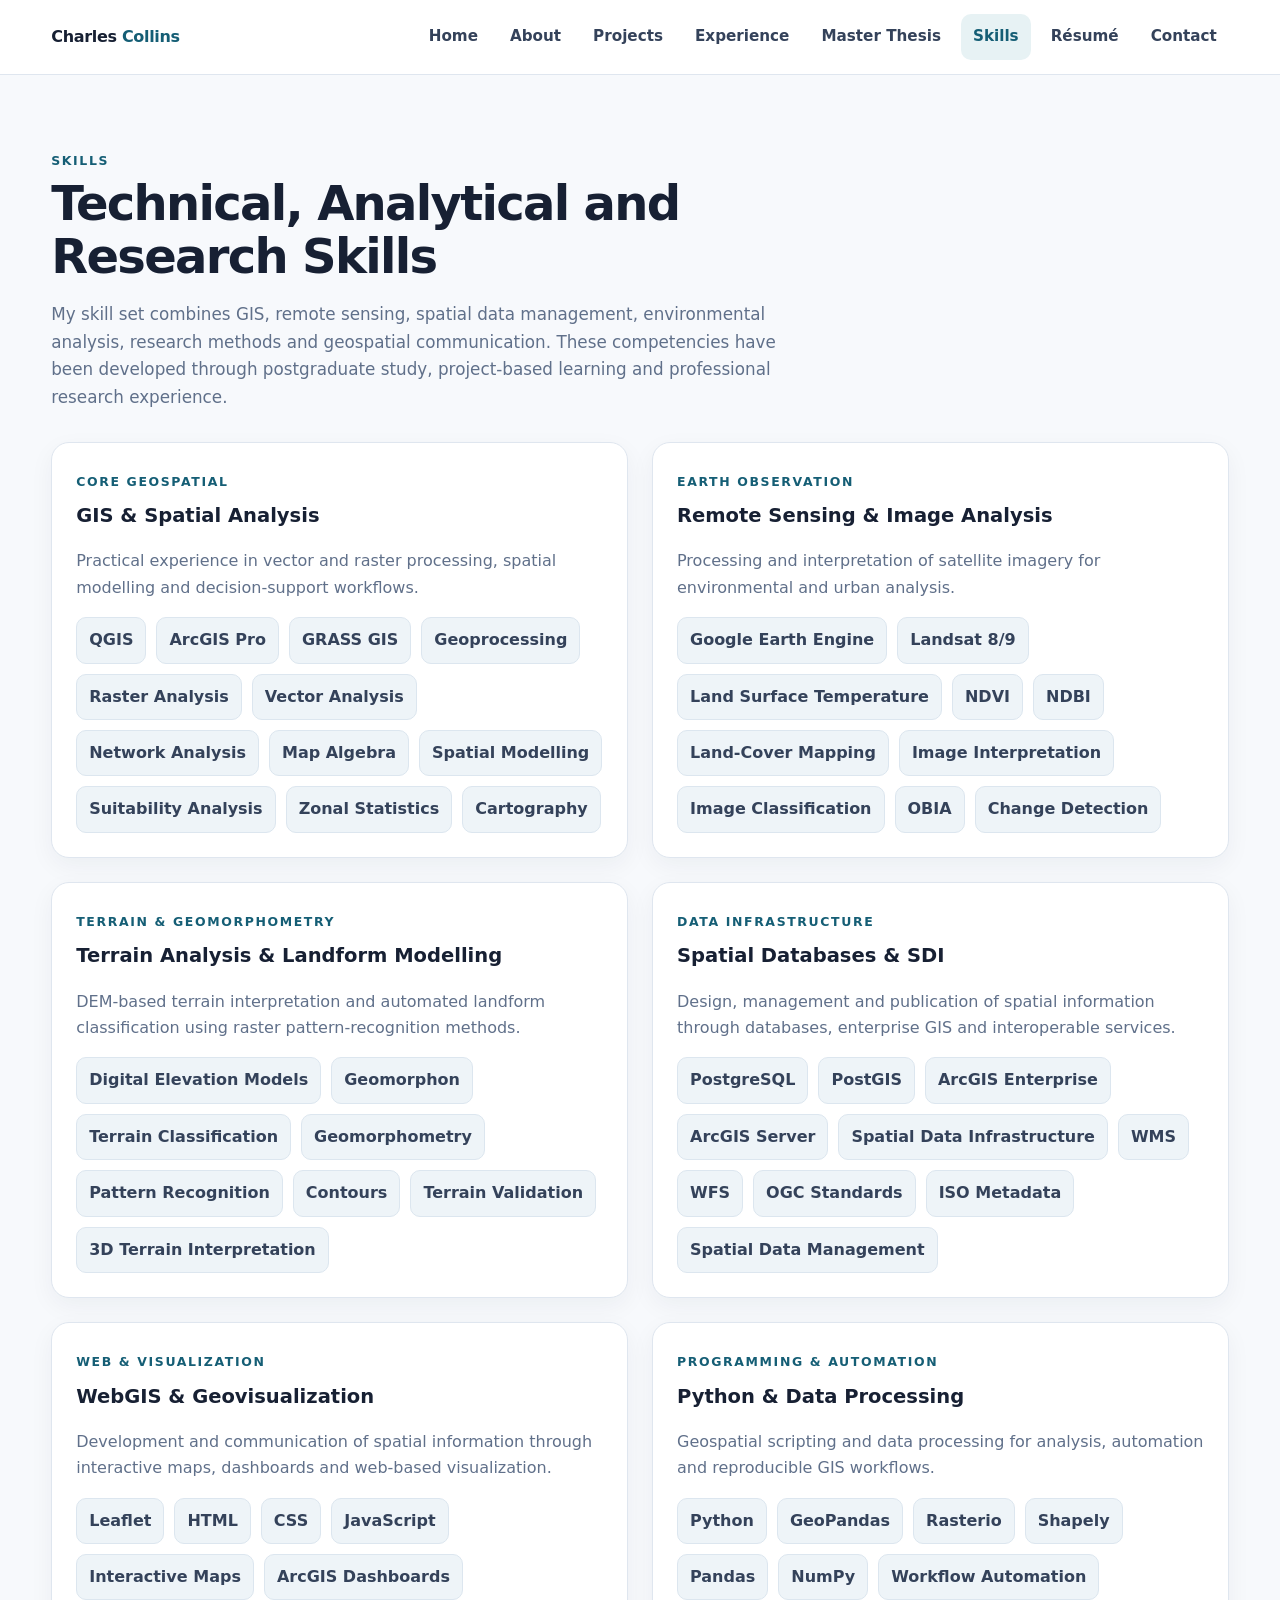
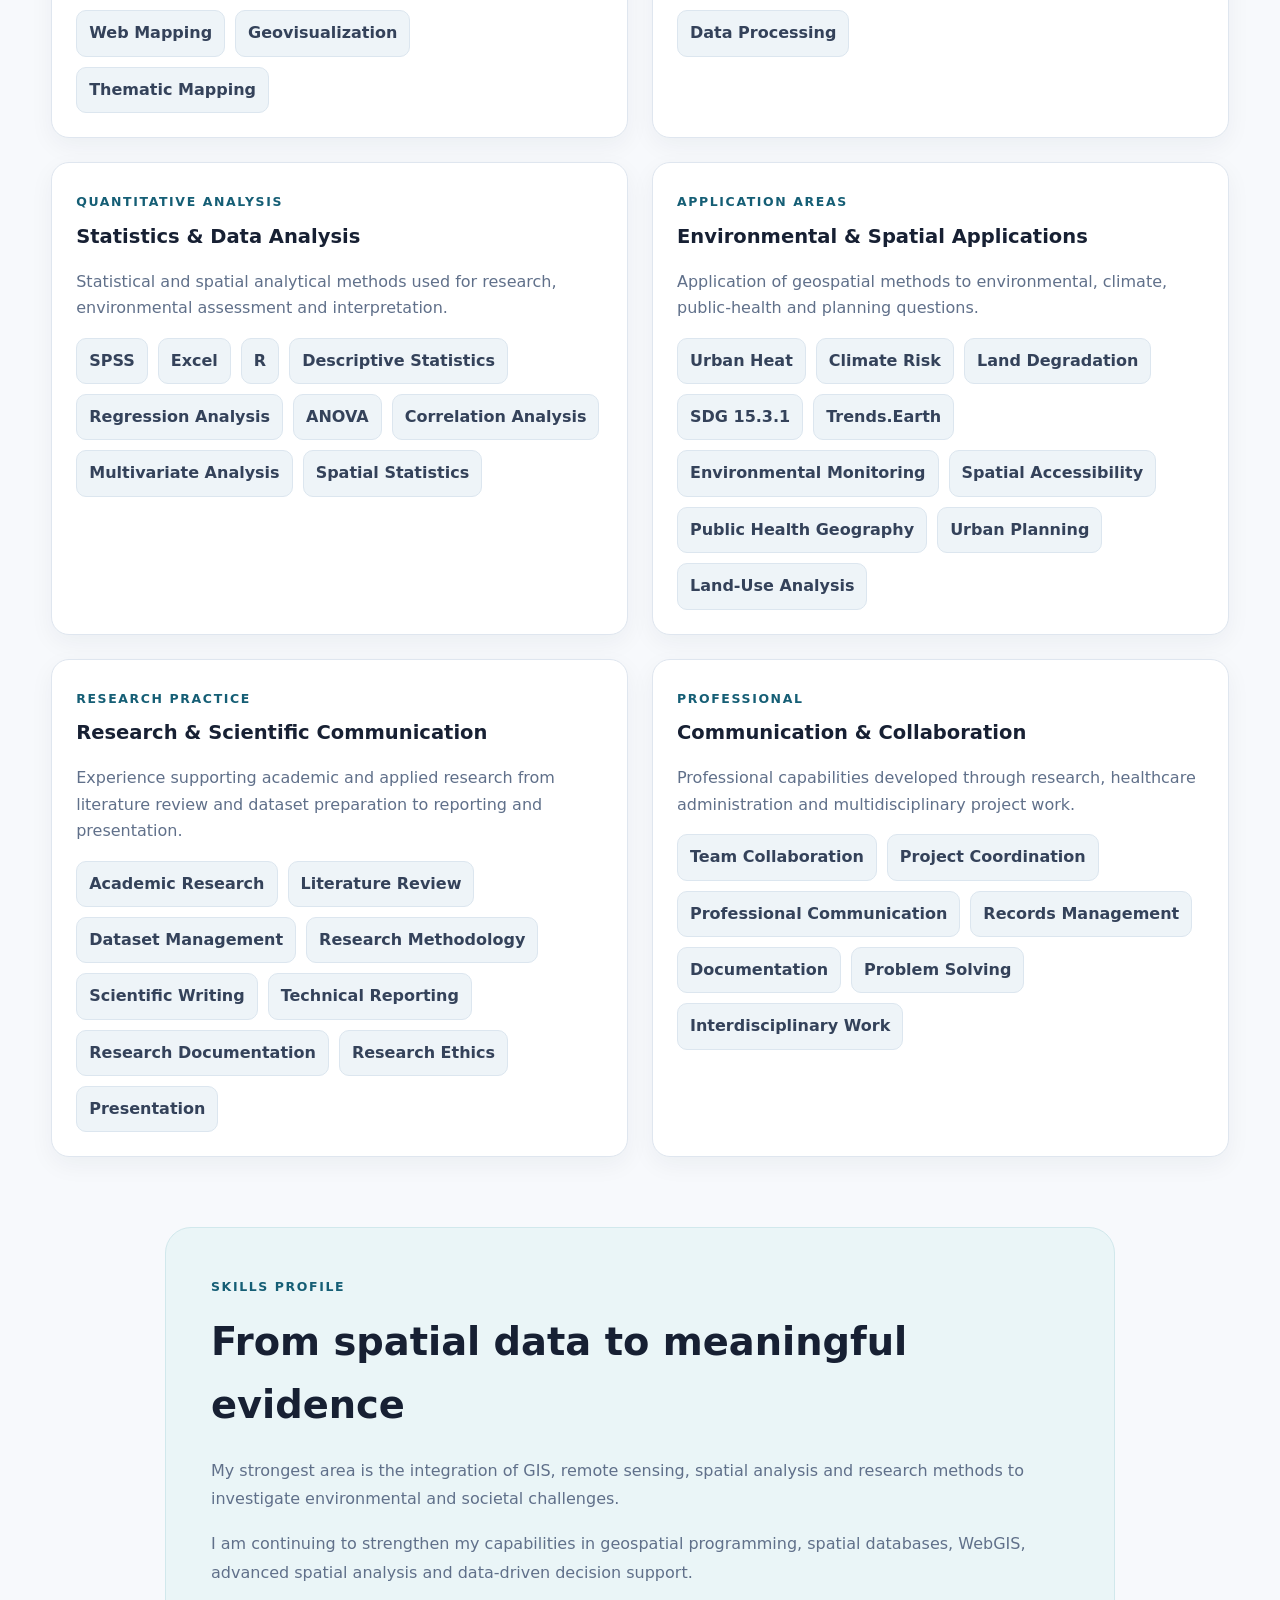
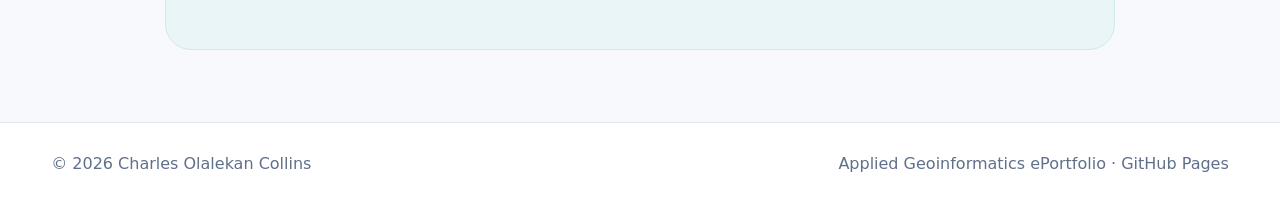
<file: skills.html>
<!DOCTYPE html>
<html lang="en">

<head>
  <meta charset="UTF-8">

  <meta name="viewport"
        content="width=device-width, initial-scale=1.0">

  <meta name="description"
        content="Technical, analytical and research skills of Charles Olalekan Collins">

  <title>
    Skills | Charles Olalekan Collins
  </title>

  <link rel="stylesheet" href="style.css">
</head>


<body>


<!-- =====================================================
     NAVIGATION
===================================================== -->

<header class="site-header">

  <div class="container nav-wrap">

    <a class="brand" href="index.html">
      Charles <span>Collins</span>
    </a>

    <button
      class="menu-btn"
      aria-label="Toggle navigation"
      aria-expanded="false">
      ☰
    </button>

    <nav class="nav" aria-label="Primary navigation">

      <a href="index.html">Home</a>
      <a href="about.html">About</a>
      <a href="projects.html">Projects</a>
      <a href="experience.html">Experience</a>
      <a href="thesis.html">Master Thesis</a>
      <a href="skills.html">Skills</a>
      <a href="resume.html">Résumé</a>
      <a href="contact.html">Contact</a>

    </nav>

  </div>

</header>



<main>


<!-- =====================================================
     PAGE INTRODUCTION
===================================================== -->

<section class="section">

  <div class="container">

    <div class="section-head">

      <span class="eyebrow">
        Skills
      </span>

      <h1>
        Technical, Analytical and Research Skills
      </h1>

      <p>
        My skill set combines GIS, remote sensing, spatial data
        management, environmental analysis, research methods and
        geospatial communication. These competencies have been
        developed through postgraduate study, project-based learning
        and professional research experience.
      </p>

    </div>



<!-- =====================================================
     SKILL GROUPS
===================================================== -->

    <div class="grid-2">


<!-- =====================================================
     GIS & SPATIAL ANALYSIS
===================================================== -->

      <section class="card skill-group">

        <span class="eyebrow">
          Core Geospatial
        </span>

        <h3>
          GIS & Spatial Analysis
        </h3>

        <p>
          Practical experience in vector and raster processing,
          spatial modelling and decision-support workflows.
        </p>

        <div class="skill-list">

          <span class="skill">QGIS</span>
          <span class="skill">ArcGIS Pro</span>
          <span class="skill">GRASS GIS</span>
          <span class="skill">Geoprocessing</span>
          <span class="skill">Raster Analysis</span>
          <span class="skill">Vector Analysis</span>
          <span class="skill">Network Analysis</span>
          <span class="skill">Map Algebra</span>
          <span class="skill">Spatial Modelling</span>
          <span class="skill">Suitability Analysis</span>
          <span class="skill">Zonal Statistics</span>
          <span class="skill">Cartography</span>

        </div>

      </section>



<!-- =====================================================
     REMOTE SENSING
===================================================== -->

      <section class="card skill-group">

        <span class="eyebrow">
          Earth Observation
        </span>

        <h3>
          Remote Sensing & Image Analysis
        </h3>

        <p>
          Processing and interpretation of satellite imagery for
          environmental and urban analysis.
        </p>

        <div class="skill-list">

          <span class="skill">Google Earth Engine</span>
          <span class="skill">Landsat 8/9</span>
          <span class="skill">Land Surface Temperature</span>
          <span class="skill">NDVI</span>
          <span class="skill">NDBI</span>
          <span class="skill">Land-Cover Mapping</span>
          <span class="skill">Image Interpretation</span>
          <span class="skill">Image Classification</span>
          <span class="skill">OBIA</span>
          <span class="skill">Change Detection</span>

        </div>

      </section>



<!-- =====================================================
     TERRAIN ANALYSIS
===================================================== -->

      <section class="card skill-group">

        <span class="eyebrow">
          Terrain & Geomorphometry
        </span>

        <h3>
          Terrain Analysis & Landform Modelling
        </h3>

        <p>
          DEM-based terrain interpretation and automated landform
          classification using raster pattern-recognition methods.
        </p>

        <div class="skill-list">

          <span class="skill">Digital Elevation Models</span>
          <span class="skill">Geomorphon</span>
          <span class="skill">Terrain Classification</span>
          <span class="skill">Geomorphometry</span>
          <span class="skill">Pattern Recognition</span>
          <span class="skill">Contours</span>
          <span class="skill">Terrain Validation</span>
          <span class="skill">3D Terrain Interpretation</span>

        </div>

      </section>



<!-- =====================================================
     SDI & DATABASES
===================================================== -->

      <section class="card skill-group">

        <span class="eyebrow">
          Data Infrastructure
        </span>

        <h3>
          Spatial Databases & SDI
        </h3>

        <p>
          Design, management and publication of spatial information
          through databases, enterprise GIS and interoperable services.
        </p>

        <div class="skill-list">

          <span class="skill">PostgreSQL</span>
          <span class="skill">PostGIS</span>
          <span class="skill">ArcGIS Enterprise</span>
          <span class="skill">ArcGIS Server</span>
          <span class="skill">Spatial Data Infrastructure</span>
          <span class="skill">WMS</span>
          <span class="skill">WFS</span>
          <span class="skill">OGC Standards</span>
          <span class="skill">ISO Metadata</span>
          <span class="skill">Spatial Data Management</span>

        </div>

      </section>



<!-- =====================================================
     WEBGIS
===================================================== -->

      <section class="card skill-group">

        <span class="eyebrow">
          Web & Visualization
        </span>

        <h3>
          WebGIS & Geovisualization
        </h3>

        <p>
          Development and communication of spatial information
          through interactive maps, dashboards and web-based
          visualization.
        </p>

        <div class="skill-list">

          <span class="skill">Leaflet</span>
          <span class="skill">HTML</span>
          <span class="skill">CSS</span>
          <span class="skill">JavaScript</span>
          <span class="skill">Interactive Maps</span>
          <span class="skill">ArcGIS Dashboards</span>
          <span class="skill">Web Mapping</span>
          <span class="skill">Geovisualization</span>
          <span class="skill">Thematic Mapping</span>

        </div>

      </section>



<!-- =====================================================
     PROGRAMMING
===================================================== -->

      <section class="card skill-group">

        <span class="eyebrow">
          Programming & Automation
        </span>

        <h3>
          Python & Data Processing
        </h3>

        <p>
          Geospatial scripting and data processing for analysis,
          automation and reproducible GIS workflows.
        </p>

        <div class="skill-list">

          <span class="skill">Python</span>
          <span class="skill">GeoPandas</span>
          <span class="skill">Rasterio</span>
          <span class="skill">Shapely</span>
          <span class="skill">Pandas</span>
          <span class="skill">NumPy</span>
          <span class="skill">Workflow Automation</span>
          <span class="skill">Data Processing</span>

        </div>

      </section>



<!-- =====================================================
     STATISTICS
===================================================== -->

      <section class="card skill-group">

        <span class="eyebrow">
          Quantitative Analysis
        </span>

        <h3>
          Statistics & Data Analysis
        </h3>

        <p>
          Statistical and spatial analytical methods used for
          research, environmental assessment and interpretation.
        </p>

        <div class="skill-list">

          <span class="skill">SPSS</span>
          <span class="skill">Excel</span>
          <span class="skill">R</span>
          <span class="skill">Descriptive Statistics</span>
          <span class="skill">Regression Analysis</span>
          <span class="skill">ANOVA</span>
          <span class="skill">Correlation Analysis</span>
          <span class="skill">Multivariate Analysis</span>
          <span class="skill">Spatial Statistics</span>

        </div>

      </section>



<!-- =====================================================
     ENVIRONMENTAL APPLICATIONS
===================================================== -->

      <section class="card skill-group">

        <span class="eyebrow">
          Application Areas
        </span>

        <h3>
          Environmental & Spatial Applications
        </h3>

        <p>
          Application of geospatial methods to environmental,
          climate, public-health and planning questions.
        </p>

        <div class="skill-list">

          <span class="skill">Urban Heat</span>
          <span class="skill">Climate Risk</span>
          <span class="skill">Land Degradation</span>
          <span class="skill">SDG 15.3.1</span>
          <span class="skill">Trends.Earth</span>
          <span class="skill">Environmental Monitoring</span>
          <span class="skill">Spatial Accessibility</span>
          <span class="skill">Public Health Geography</span>
          <span class="skill">Urban Planning</span>
          <span class="skill">Land-Use Analysis</span>

        </div>

      </section>



<!-- =====================================================
     RESEARCH
===================================================== -->

      <section class="card skill-group">

        <span class="eyebrow">
          Research Practice
        </span>

        <h3>
          Research & Scientific Communication
        </h3>

        <p>
          Experience supporting academic and applied research from
          literature review and dataset preparation to reporting and
          presentation.
        </p>

        <div class="skill-list">

          <span class="skill">Academic Research</span>
          <span class="skill">Literature Review</span>
          <span class="skill">Dataset Management</span>
          <span class="skill">Research Methodology</span>
          <span class="skill">Scientific Writing</span>
          <span class="skill">Technical Reporting</span>
          <span class="skill">Research Documentation</span>
          <span class="skill">Research Ethics</span>
          <span class="skill">Presentation</span>

        </div>

      </section>



<!-- =====================================================
     PROFESSIONAL
===================================================== -->

      <section class="card skill-group">

        <span class="eyebrow">
          Professional
        </span>

        <h3>
          Communication & Collaboration
        </h3>

        <p>
          Professional capabilities developed through research,
          healthcare administration and multidisciplinary project work.
        </p>

        <div class="skill-list">

          <span class="skill">Team Collaboration</span>
          <span class="skill">Project Coordination</span>
          <span class="skill">Professional Communication</span>
          <span class="skill">Records Management</span>
          <span class="skill">Documentation</span>
          <span class="skill">Problem Solving</span>
          <span class="skill">Interdisciplinary Work</span>

        </div>

      </section>


    </div>



<!-- =====================================================
     SKILLS SUMMARY
===================================================== -->

    <div class="reflection-box"
         style="margin-top:70px;">

      <span class="eyebrow">
        Skills Profile
      </span>

      <h2>
        From spatial data to meaningful evidence
      </h2>

      <p>
        My strongest area is the integration of GIS, remote sensing,
        spatial analysis and research methods to investigate
        environmental and societal challenges.
      </p>

      <p>
        I am continuing to strengthen my capabilities in geospatial
        programming, spatial databases, WebGIS, advanced spatial
        analysis and data-driven decision support.
      </p>

    </div>


  </div>

</section>


</main>



<!-- =====================================================
     FOOTER
===================================================== -->

<footer>

  <div class="container footer-row">

    <span>
      © 2026 Charles Olalekan Collins
    </span>

    <span>
      Applied Geoinformatics ePortfolio · GitHub Pages
    </span>

  </div>

</footer>


<script src="script.js"></script>


</body>

</html>
</file>
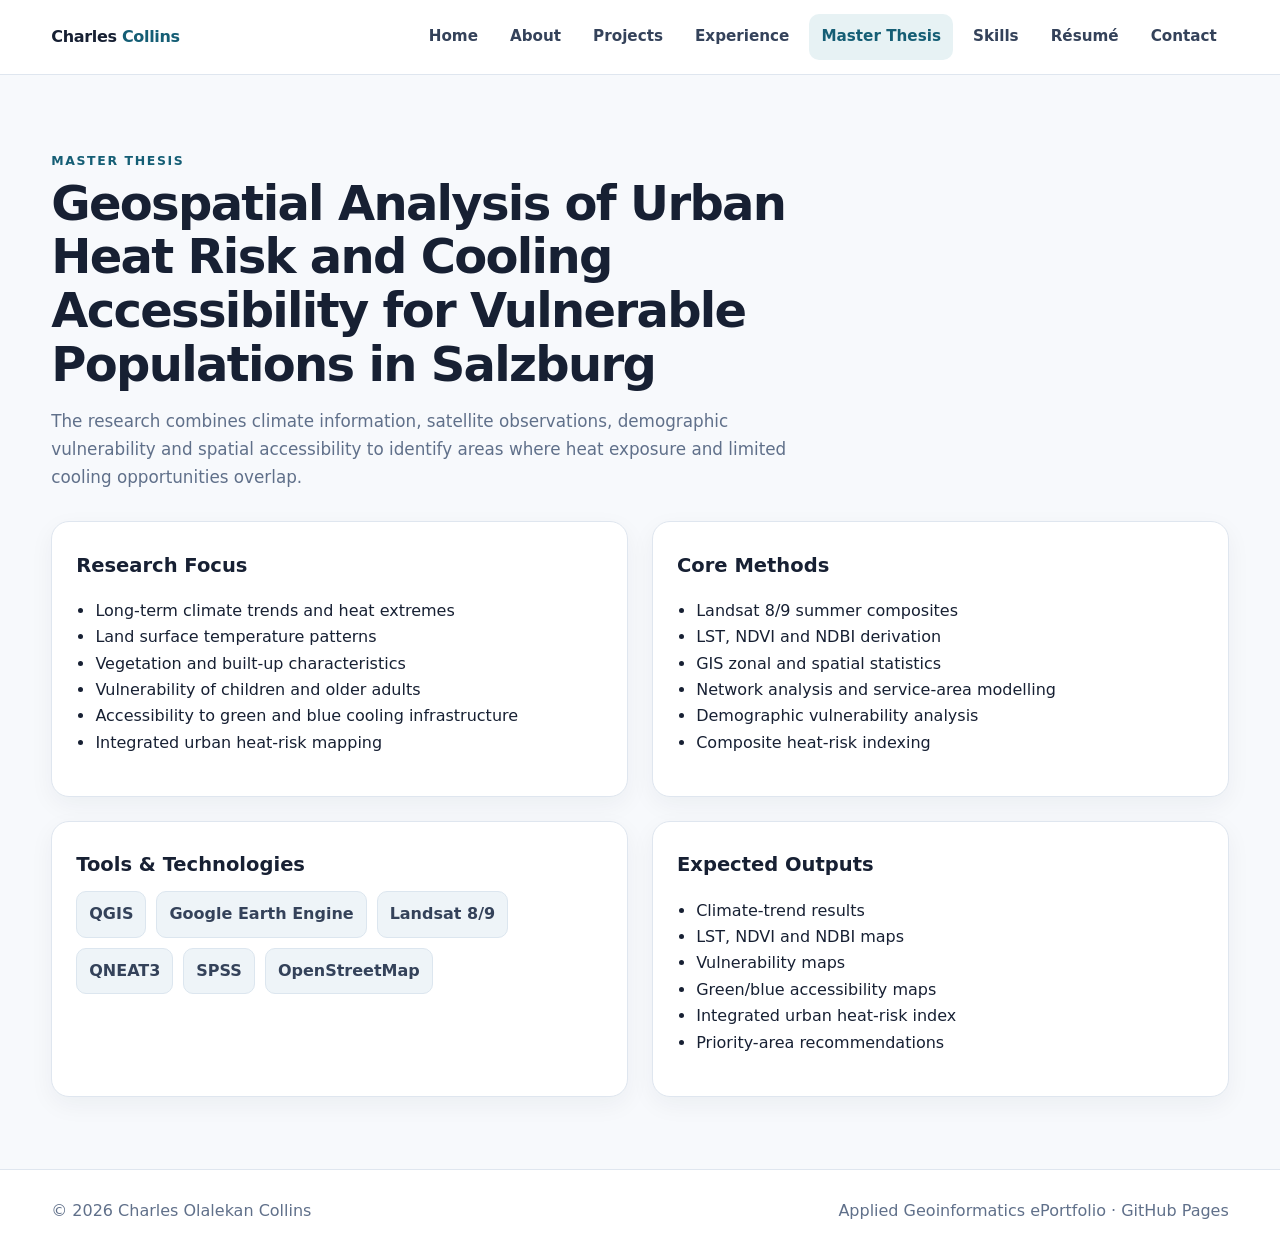
<file: thesis.html>
<!DOCTYPE html>
<html lang="en">
<head>
  <meta charset="UTF-8">
  <meta name="viewport" content="width=device-width, initial-scale=1.0">
  <meta name="description" content="Charles Olalekan Collins — Applied Geoinformatics ePortfolio">
  <title>Master Thesis | Charles Olalekan Collins</title>
  <link rel="stylesheet" href="style.css">
</head>
<body>
<header class="site-header"><div class="container nav-wrap">
<a class="brand" href="index.html">Charles <span>Collins</span></a>
<button class="menu-btn" aria-label="Toggle navigation" aria-expanded="false">☰</button>
<nav class="nav" aria-label="Primary navigation">
  <a href="index.html">Home</a>
  <a href="about.html">About</a>
  <a href="projects.html">Projects</a>
  <a href="experience.html">Experience</a>
  <a href="thesis.html">Master Thesis</a>
  <a href="skills.html">Skills</a>
  <a href="resume.html">Résumé</a>
  <a href="contact.html">Contact</a>
</nav>
</div></header>

<main class="section">
<div class="container">
  <div class="section-head">
    <span class="eyebrow">Master Thesis</span>
    <h1>Geospatial Analysis of Urban Heat Risk and Cooling Accessibility for Vulnerable Populations in Salzburg</h1>
    <p>The research combines climate information, satellite observations, demographic vulnerability and spatial accessibility to identify areas where heat exposure and limited cooling opportunities overlap.</p>
  </div>

  <div class="grid-2">
    <section class="card">
      <h3>Research Focus</h3>
      <ul class="clean">
        <li>Long-term climate trends and heat extremes</li>
        <li>Land surface temperature patterns</li>
        <li>Vegetation and built-up characteristics</li>
        <li>Vulnerability of children and older adults</li>
        <li>Accessibility to green and blue cooling infrastructure</li>
        <li>Integrated urban heat-risk mapping</li>
      </ul>
    </section>
    <section class="card">
      <h3>Core Methods</h3>
      <ul class="clean">
        <li>Landsat 8/9 summer composites</li>
        <li>LST, NDVI and NDBI derivation</li>
        <li>GIS zonal and spatial statistics</li>
        <li>Network analysis and service-area modelling</li>
        <li>Demographic vulnerability analysis</li>
        <li>Composite heat-risk indexing</li>
      </ul>
    </section>
    <section class="card">
      <h3>Tools & Technologies</h3>
      <div class="skill-list">
        <span class="skill">QGIS</span><span class="skill">Google Earth Engine</span><span class="skill">Landsat 8/9</span><span class="skill">QNEAT3</span><span class="skill">SPSS</span><span class="skill">OpenStreetMap</span>
      </div>
    </section>
    <section class="card">
      <h3>Expected Outputs</h3>
      <ul class="clean">
        <li>Climate-trend results</li>
        <li>LST, NDVI and NDBI maps</li>
        <li>Vulnerability maps</li>
        <li>Green/blue accessibility maps</li>
        <li>Integrated urban heat-risk index</li>
        <li>Priority-area recommendations</li>
      </ul>
    </section>
  </div>
</div>
</main>


<footer>
  <div class="container footer-row">
    <span>© 2026 Charles Olalekan Collins</span>
    <span>Applied Geoinformatics ePortfolio · GitHub Pages</span>
  </div>
</footer>

<script src="script.js"></script>
</body>
</html>
</file>
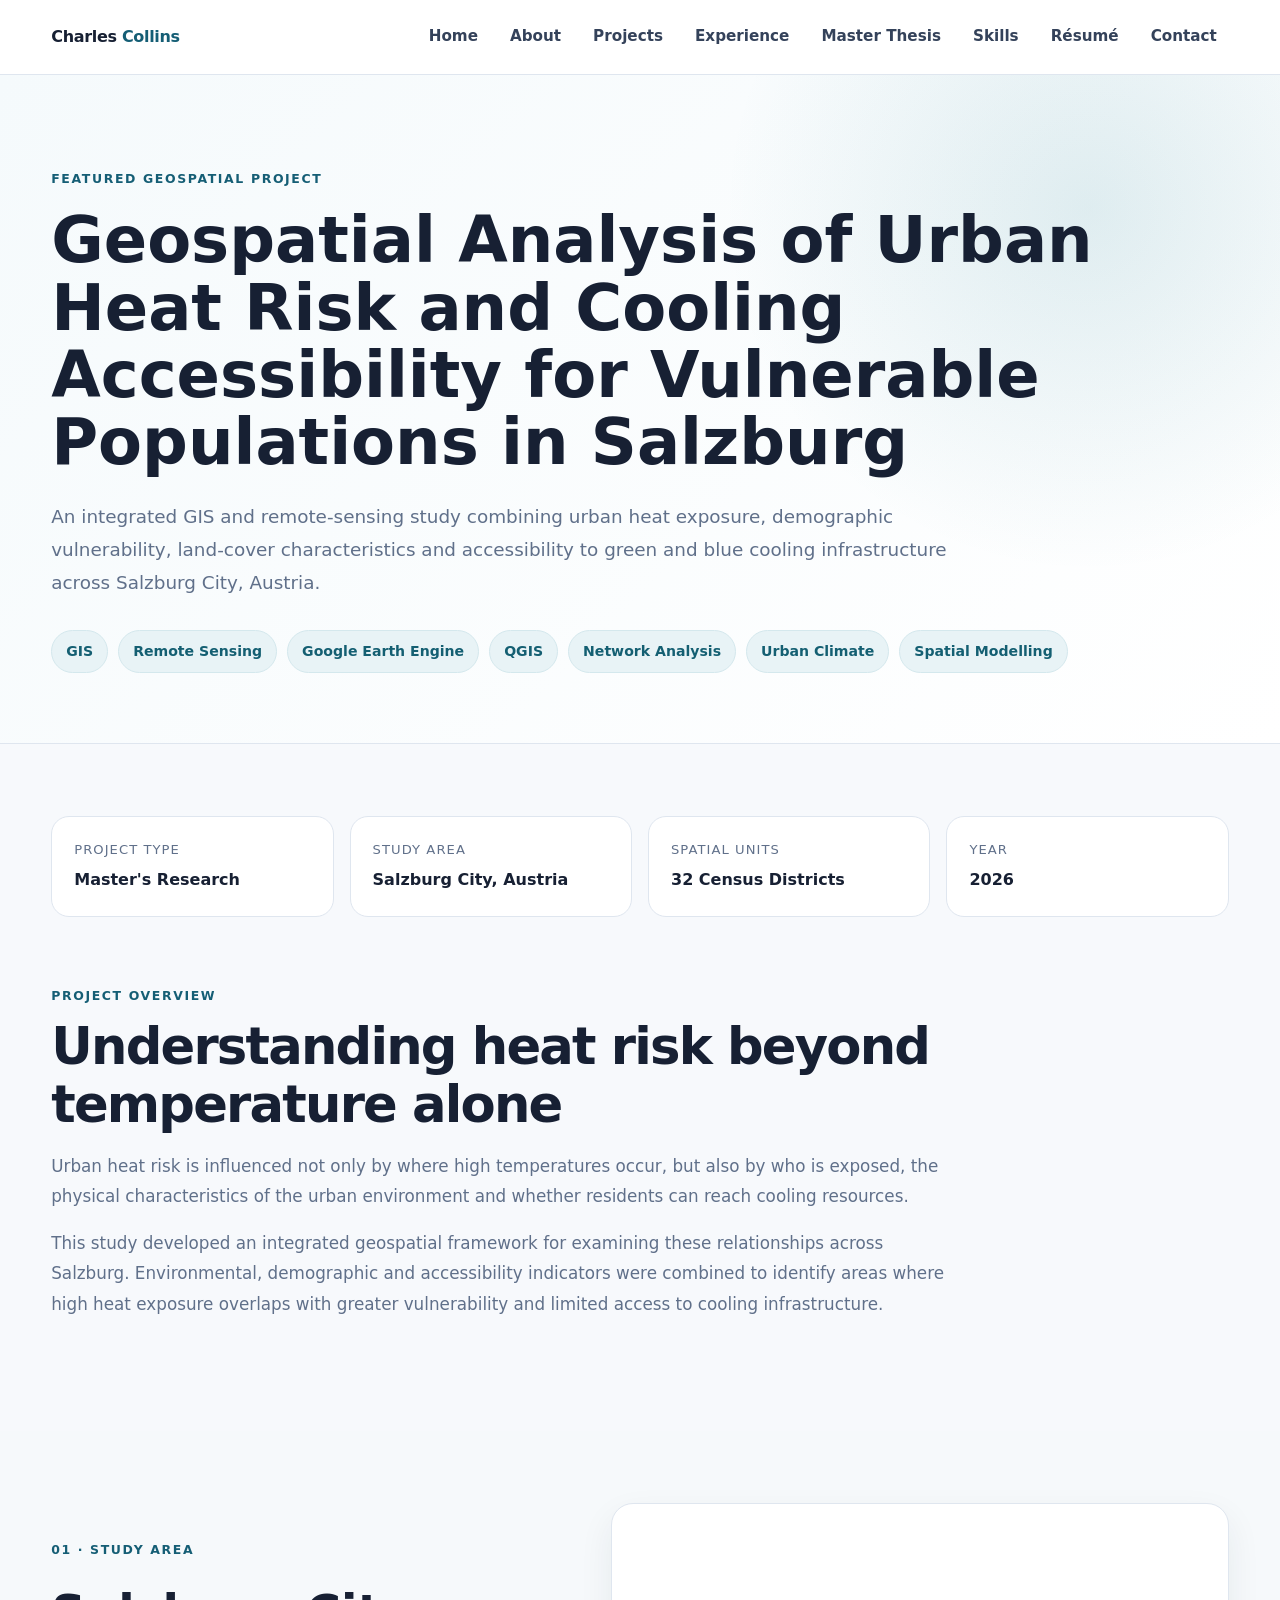
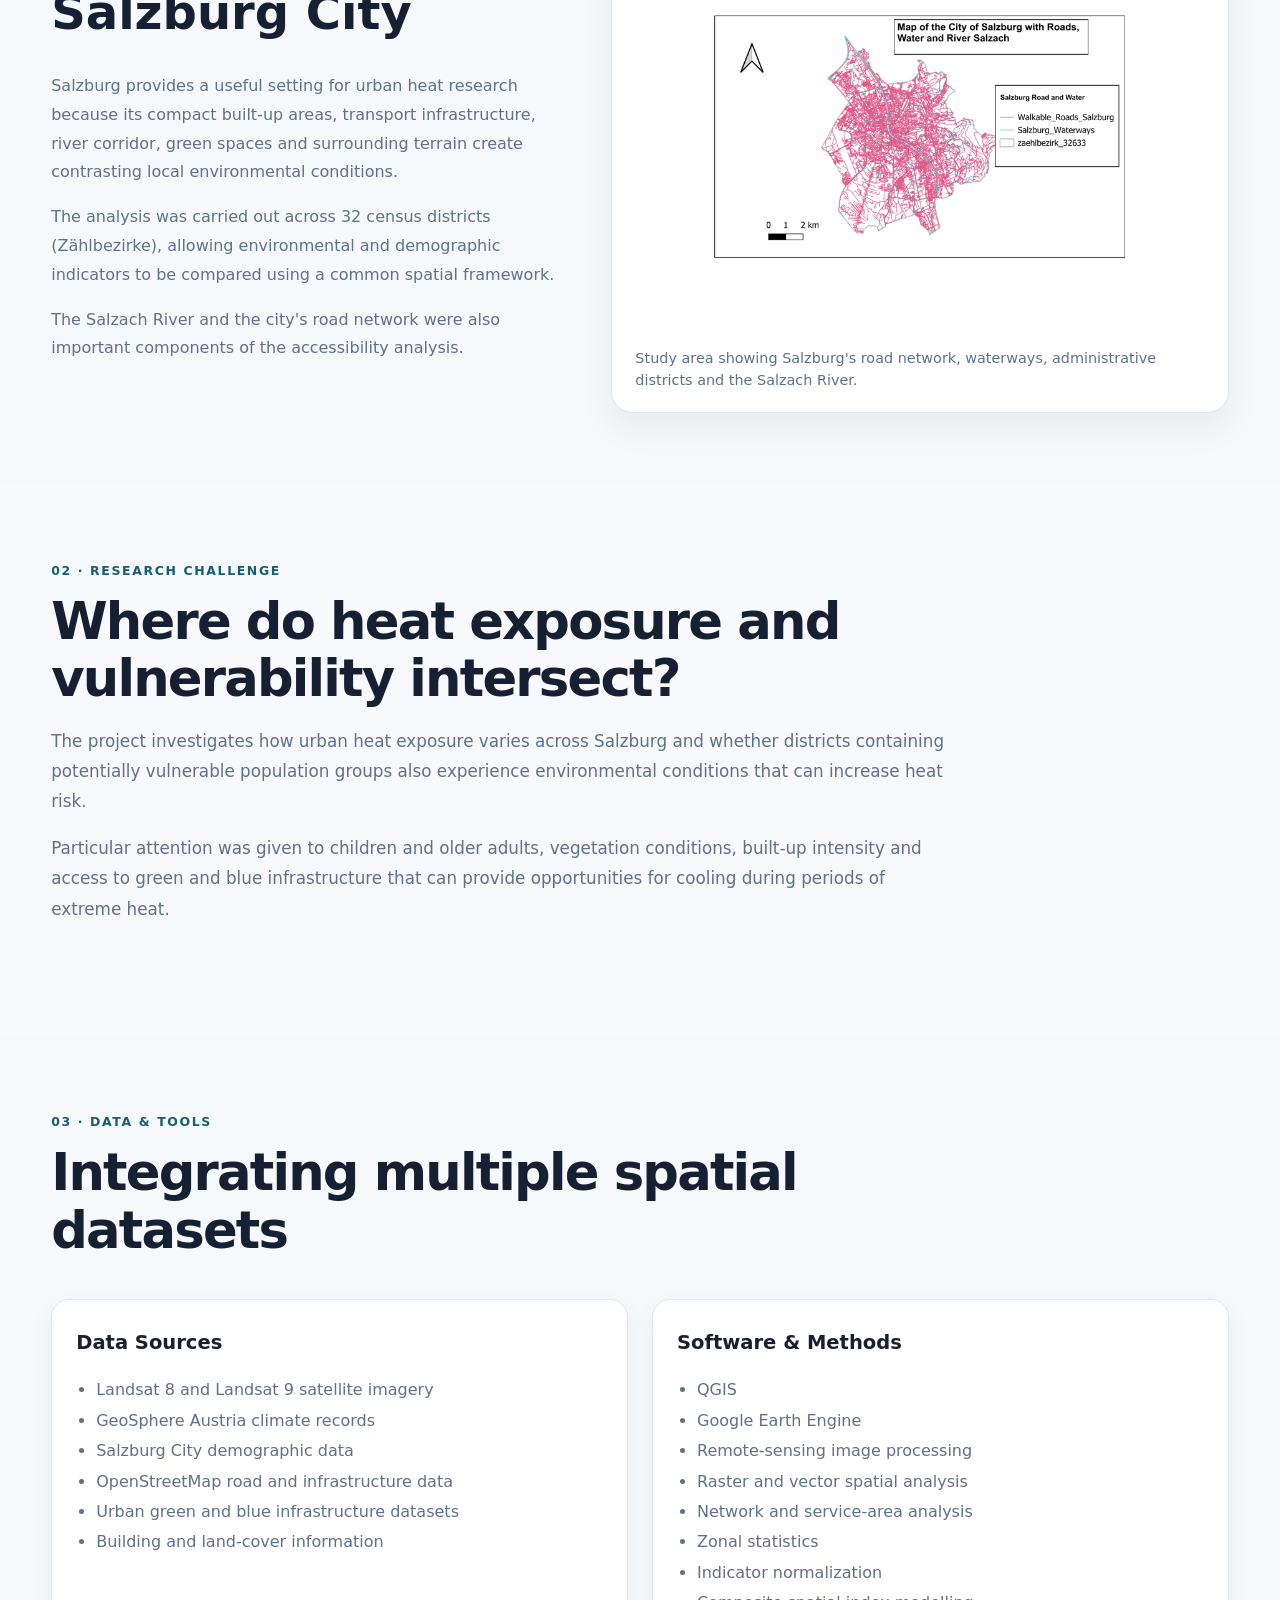
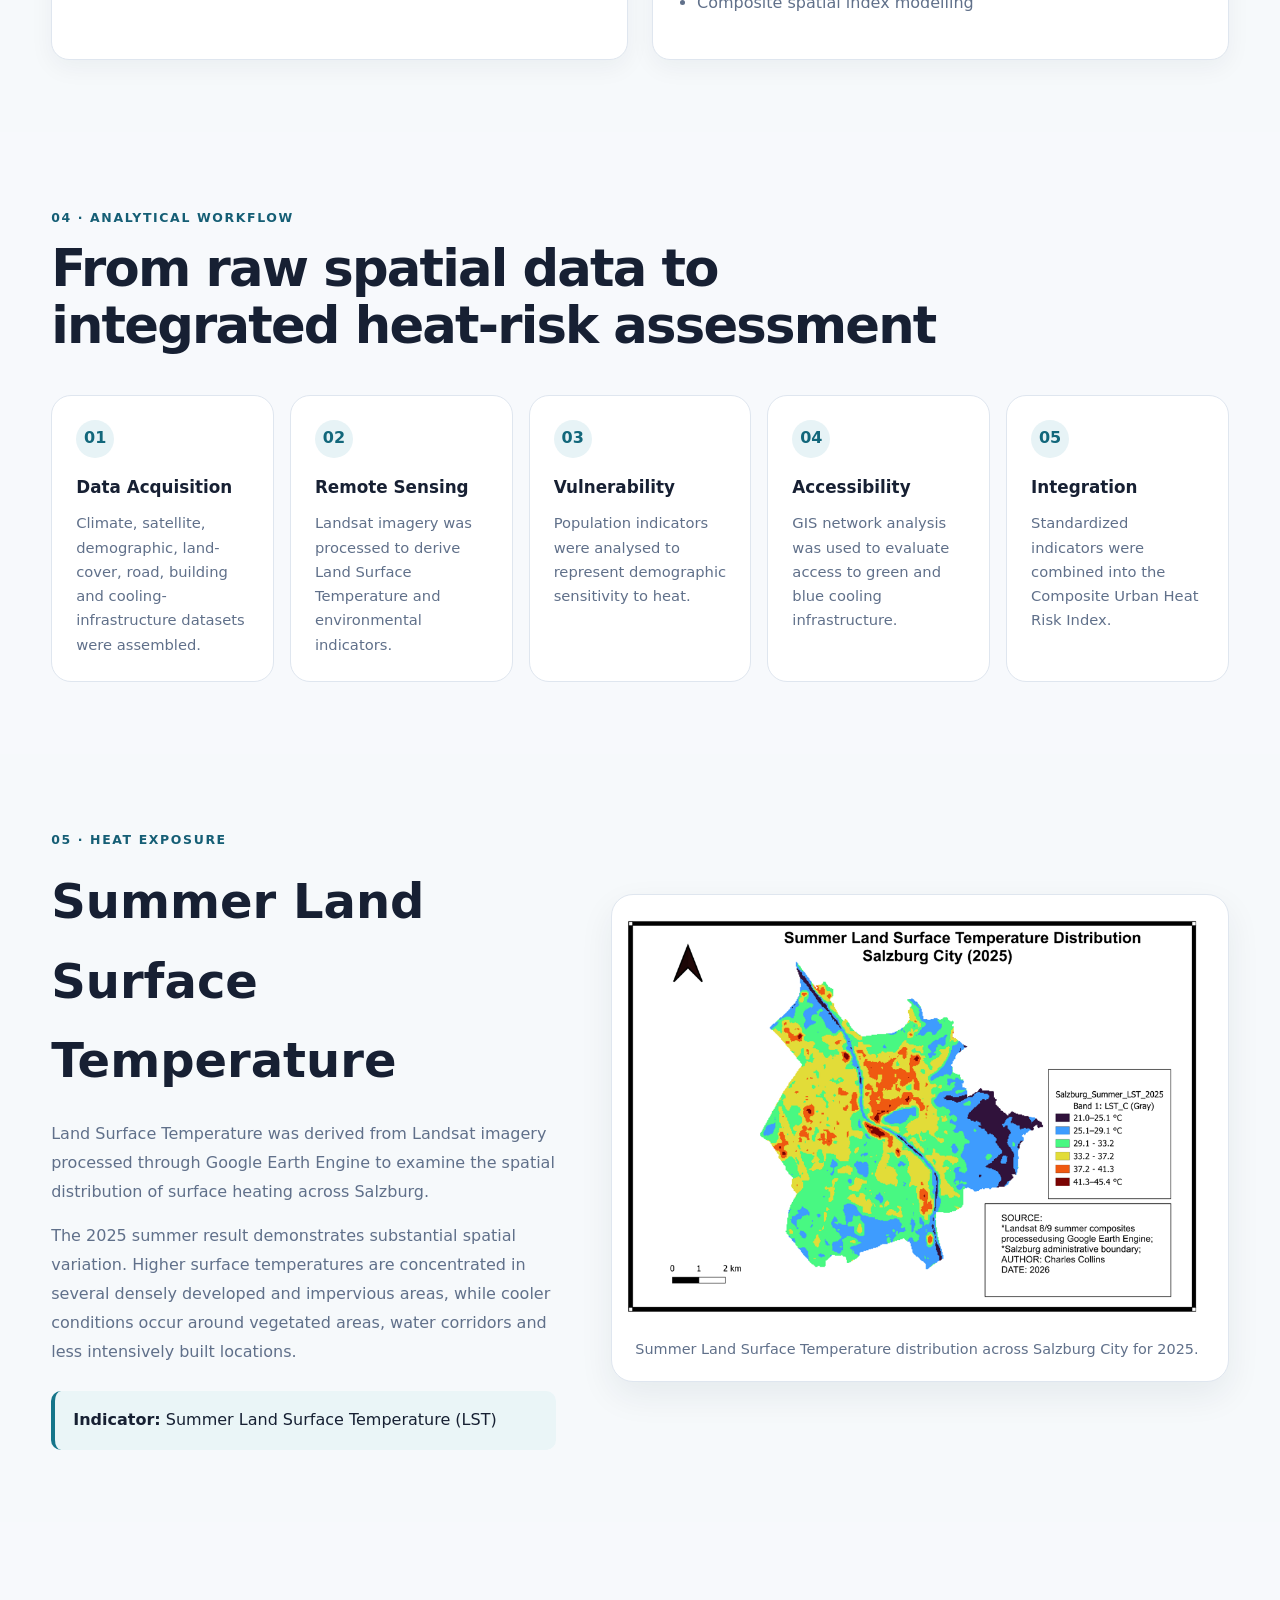
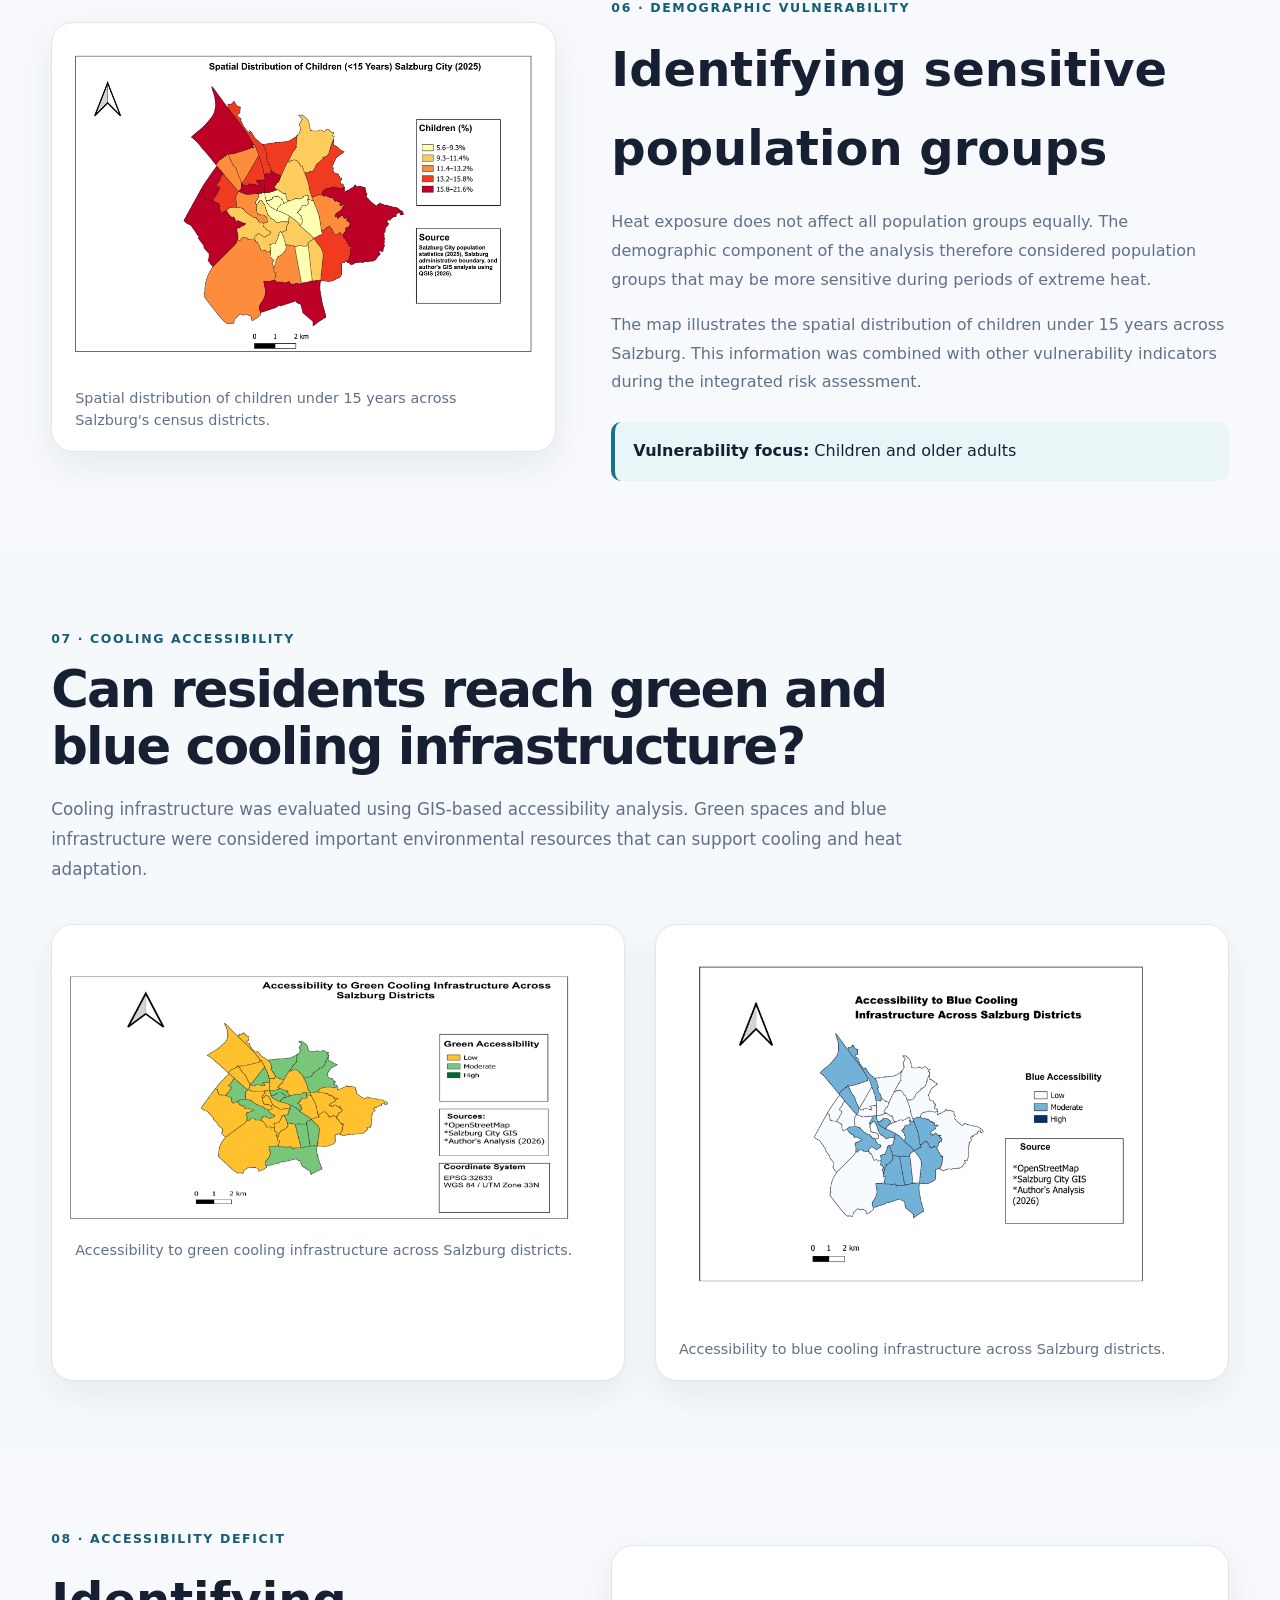
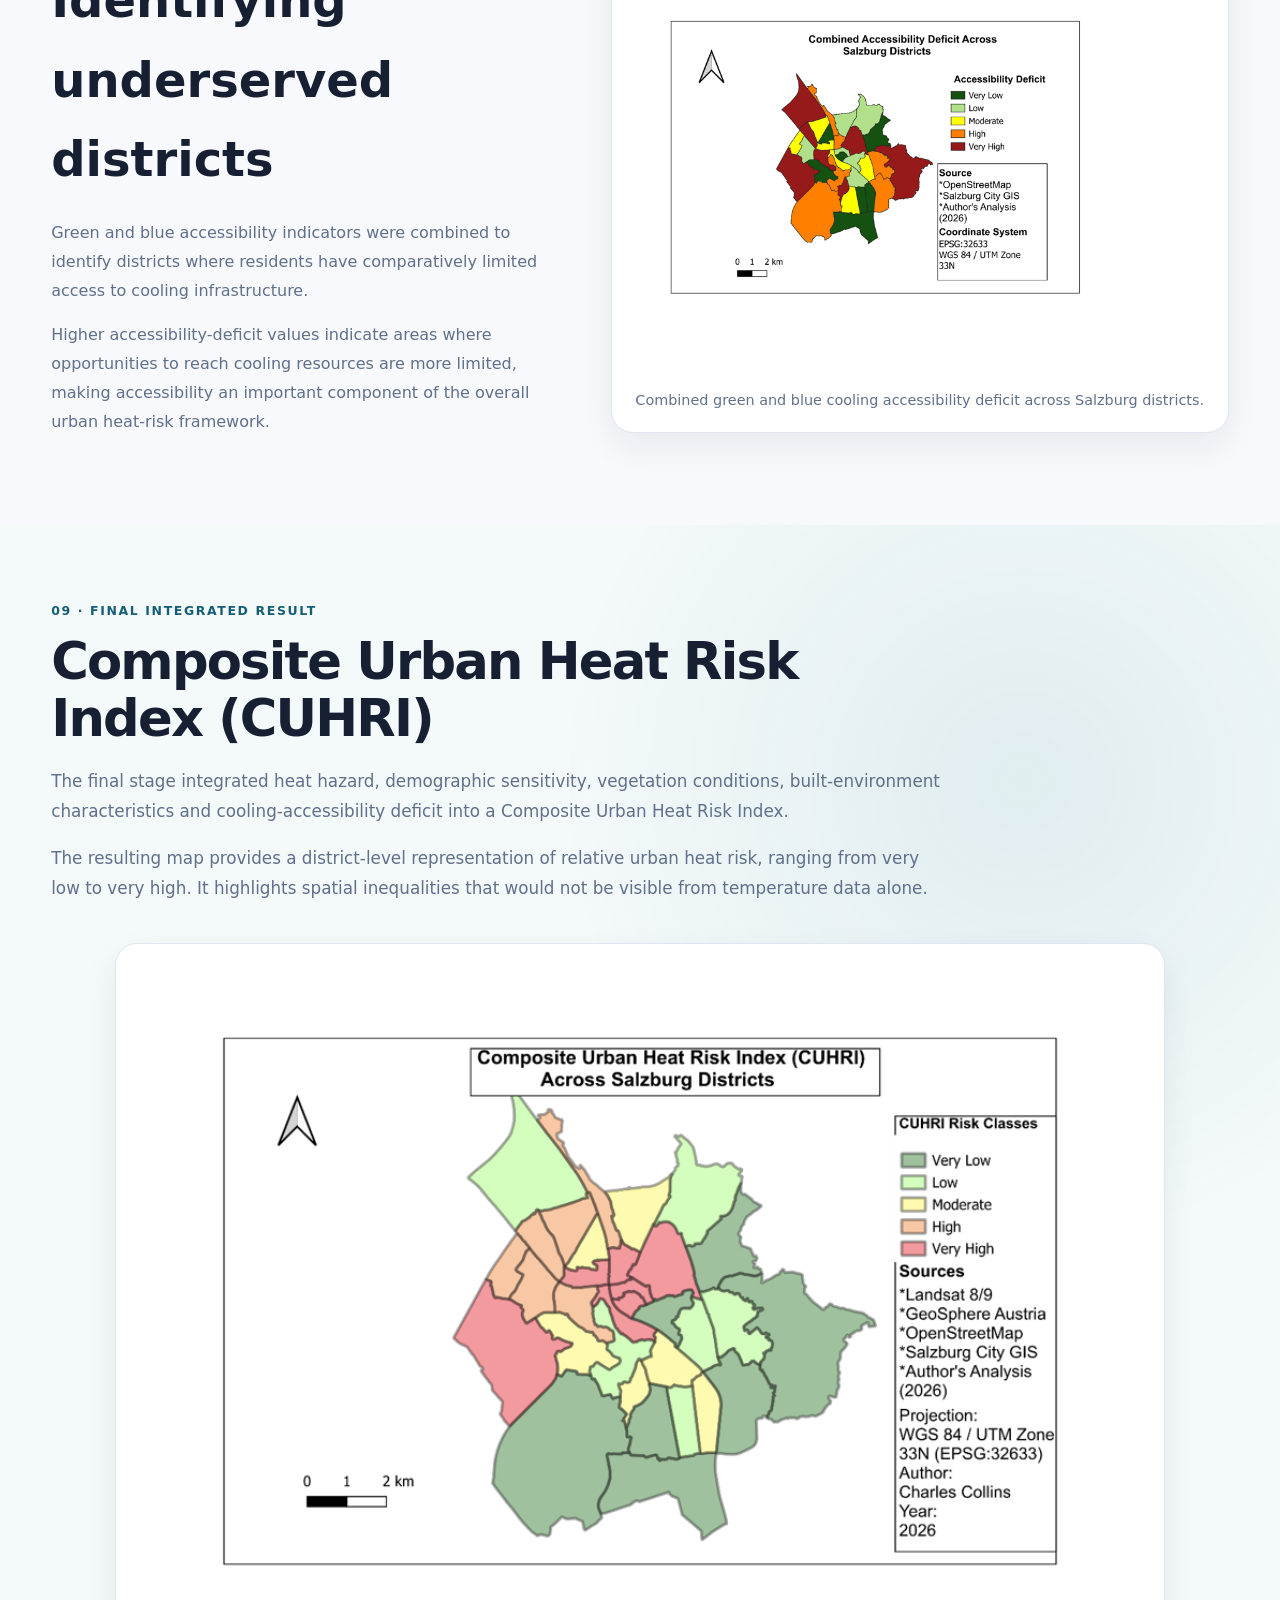
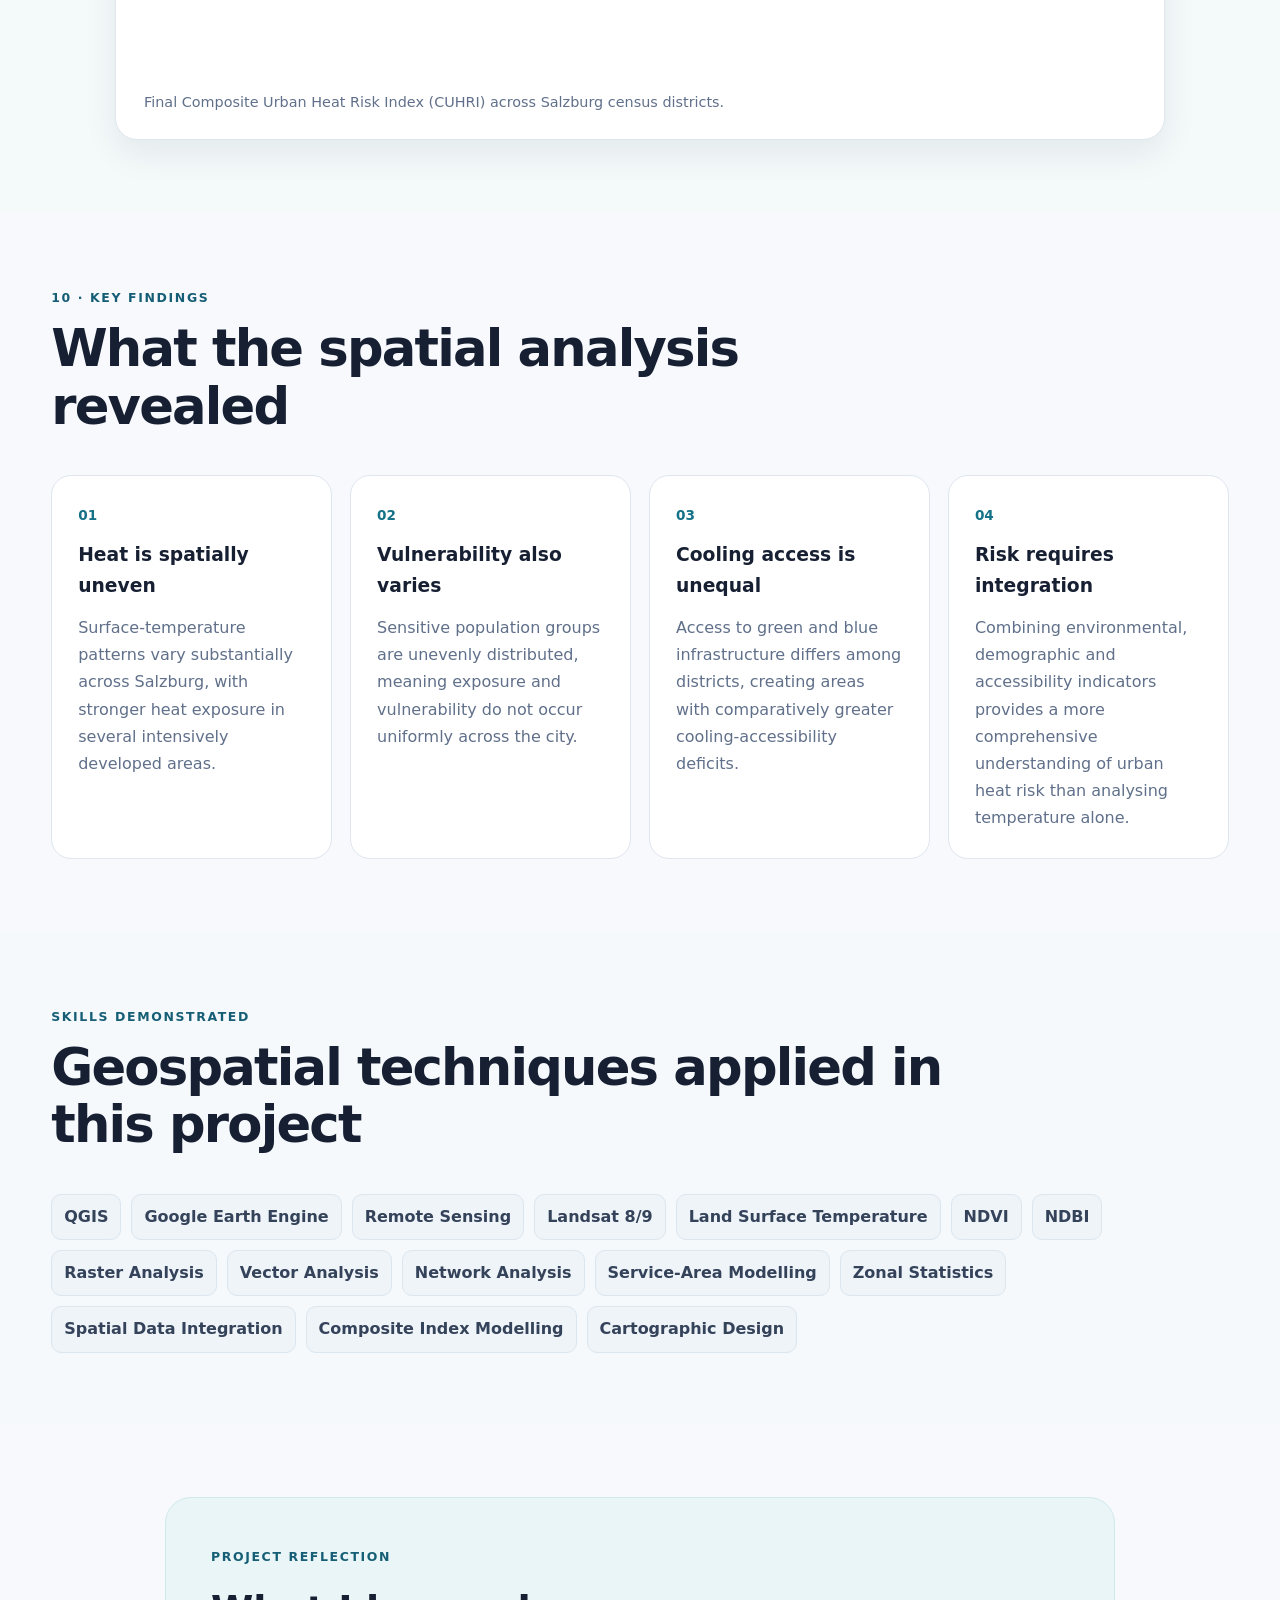
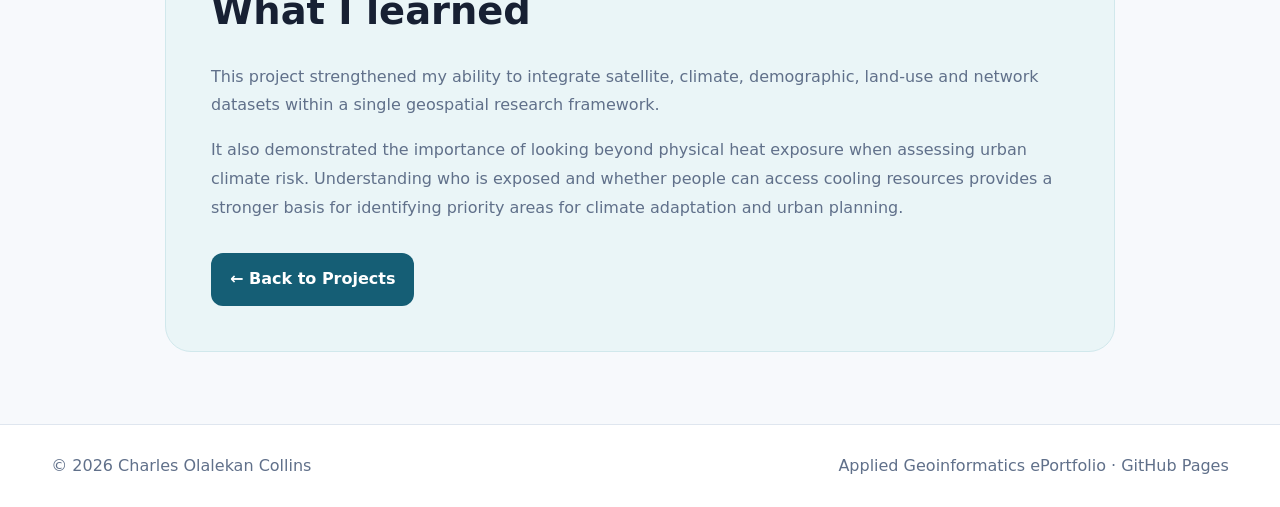
<file: urban-heat-salzburg.html>
<!DOCTYPE html>
<html lang="en">
<head>
  <meta charset="UTF-8">
  <meta name="viewport" content="width=device-width, initial-scale=1.0">
  <meta name="description"
        content="Geospatial analysis of urban heat risk and cooling accessibility for vulnerable populations in Salzburg by Charles Olalekan Collins.">
  <title>Urban Heat Risk in Salzburg | Charles Olalekan Collins</title>

  <link rel="stylesheet" href="style.css">
</head>

<body>

<!-- =========================
     NAVIGATION
========================= -->

<header class="site-header">
  <div class="container nav-wrap">

    <a class="brand" href="index.html">
      Charles <span>Collins</span>
    </a>

    <button class="menu-btn"
            aria-label="Toggle navigation"
            aria-expanded="false">
      ☰
    </button>

    <nav class="nav" aria-label="Primary navigation">
      <a href="index.html">Home</a>
      <a href="about.html">About</a>
      <a href="projects.html">Projects</a>
      <a href="experience.html">Experience</a>
      <a href="thesis.html">Master Thesis</a>
      <a href="skills.html">Skills</a>
      <a href="resume.html">Résumé</a>
      <a href="contact.html">Contact</a>
    </nav>

  </div>
</header>


<main>

<!-- =========================
     PROJECT HERO
========================= -->

<section class="project-hero">
  <div class="container">

    <span class="eyebrow">Featured Geospatial Project</span>

    <h1>
      Geospatial Analysis of Urban Heat Risk and Cooling Accessibility
      for Vulnerable Populations in Salzburg
    </h1>

    <p class="project-lead">
      An integrated GIS and remote-sensing study combining urban heat
      exposure, demographic vulnerability, land-cover characteristics
      and accessibility to green and blue cooling infrastructure across
      Salzburg City, Austria.
    </p>

    <div class="project-tags">
      <span>GIS</span>
      <span>Remote Sensing</span>
      <span>Google Earth Engine</span>
      <span>QGIS</span>
      <span>Network Analysis</span>
      <span>Urban Climate</span>
      <span>Spatial Modelling</span>
    </div>

  </div>
</section>


<!-- =========================
     PROJECT OVERVIEW
========================= -->

<section class="section">
  <div class="container">

    <div class="project-meta-grid">

      <div class="project-meta">
        <span>Project Type</span>
        <strong>Master's Research</strong>
      </div>

      <div class="project-meta">
        <span>Study Area</span>
        <strong>Salzburg City, Austria</strong>
      </div>

      <div class="project-meta">
        <span>Spatial Units</span>
        <strong>32 Census Districts</strong>
      </div>

      <div class="project-meta">
        <span>Year</span>
        <strong>2026</strong>
      </div>

    </div>


    <div class="section-head project-section-head">
      <span class="eyebrow">Project Overview</span>

      <h2>Understanding heat risk beyond temperature alone</h2>

      <p>
        Urban heat risk is influenced not only by where high
        temperatures occur, but also by who is exposed, the physical
        characteristics of the urban environment and whether residents
        can reach cooling resources.
      </p>

      <p>
        This study developed an integrated geospatial framework for
        examining these relationships across Salzburg. Environmental,
        demographic and accessibility indicators were combined to
        identify areas where high heat exposure overlaps with greater
        vulnerability and limited access to cooling infrastructure.
      </p>
    </div>

  </div>
</section>


<!-- =========================
     STUDY AREA
========================= -->

<section class="section alt-section">
  <div class="container">

    <div class="project-text-grid">

      <div>
        <span class="eyebrow">01 · Study Area</span>

        <h2>Salzburg City</h2>

        <p>
          Salzburg provides a useful setting for urban heat research
          because its compact built-up areas, transport infrastructure,
          river corridor, green spaces and surrounding terrain create
          contrasting local environmental conditions.
        </p>

        <p>
          The analysis was carried out across 32 census districts
          (Zählbezirke), allowing environmental and demographic
          indicators to be compared using a common spatial framework.
        </p>

        <p>
          The Salzach River and the city's road network were also
          important components of the accessibility analysis.
        </p>
      </div>


      <figure class="project-figure">
        <img
          src="assets/img/urban-heat/salzburg-study-area.png"
          alt="Map of Salzburg City showing roads, waterways and the Salzach River">

        <figcaption>
          Study area showing Salzburg's road network, waterways,
          administrative districts and the Salzach River.
        </figcaption>
      </figure>

    </div>

  </div>
</section>


<!-- =========================
     RESEARCH CHALLENGE
========================= -->

<section class="section">
  <div class="container">

    <div class="section-head project-section-head">

      <span class="eyebrow">02 · Research Challenge</span>

      <h2>Where do heat exposure and vulnerability intersect?</h2>

      <p>
        The project investigates how urban heat exposure varies across
        Salzburg and whether districts containing potentially vulnerable
        population groups also experience environmental conditions that
        can increase heat risk.
      </p>

      <p>
        Particular attention was given to children and older adults,
        vegetation conditions, built-up intensity and access to green
        and blue infrastructure that can provide opportunities for
        cooling during periods of extreme heat.
      </p>

    </div>

  </div>
</section>


<!-- =========================
     DATA AND TOOLS
========================= -->

<section class="section alt-section">
  <div class="container">

    <div class="section-head project-section-head">
      <span class="eyebrow">03 · Data & Tools</span>
      <h2>Integrating multiple spatial datasets</h2>
    </div>


    <div class="grid-2">

      <div class="card">
        <h3>Data Sources</h3>

        <ul class="project-list">
          <li>Landsat 8 and Landsat 9 satellite imagery</li>
          <li>GeoSphere Austria climate records</li>
          <li>Salzburg City demographic data</li>
          <li>OpenStreetMap road and infrastructure data</li>
          <li>Urban green and blue infrastructure datasets</li>
          <li>Building and land-cover information</li>
        </ul>
      </div>


      <div class="card">
        <h3>Software & Methods</h3>

        <ul class="project-list">
          <li>QGIS</li>
          <li>Google Earth Engine</li>
          <li>Remote-sensing image processing</li>
          <li>Raster and vector spatial analysis</li>
          <li>Network and service-area analysis</li>
          <li>Zonal statistics</li>
          <li>Indicator normalization</li>
          <li>Composite spatial index modelling</li>
        </ul>
      </div>

    </div>

  </div>
</section>


<!-- =========================
     WORKFLOW
========================= -->

<section class="section">
  <div class="container">

    <div class="section-head project-section-head">
      <span class="eyebrow">04 · Analytical Workflow</span>
      <h2>From raw spatial data to integrated heat-risk assessment</h2>
    </div>


    <div class="workflow-grid">

      <div class="workflow-step">
        <span>01</span>
        <h3>Data Acquisition</h3>
        <p>
          Climate, satellite, demographic, land-cover, road,
          building and cooling-infrastructure datasets were assembled.
        </p>
      </div>

      <div class="workflow-step">
        <span>02</span>
        <h3>Remote Sensing</h3>
        <p>
          Landsat imagery was processed to derive Land Surface
          Temperature and environmental indicators.
        </p>
      </div>

      <div class="workflow-step">
        <span>03</span>
        <h3>Vulnerability</h3>
        <p>
          Population indicators were analysed to represent
          demographic sensitivity to heat.
        </p>
      </div>

      <div class="workflow-step">
        <span>04</span>
        <h3>Accessibility</h3>
        <p>
          GIS network analysis was used to evaluate access to
          green and blue cooling infrastructure.
        </p>
      </div>

      <div class="workflow-step">
        <span>05</span>
        <h3>Integration</h3>
        <p>
          Standardized indicators were combined into the Composite
          Urban Heat Risk Index.
        </p>
      </div>

    </div>

  </div>
</section>


<!-- =========================
     LST
========================= -->

<section class="section alt-section">
  <div class="container">

    <div class="project-text-grid">

      <div>
        <span class="eyebrow">05 · Heat Exposure</span>

        <h2>Summer Land Surface Temperature</h2>

        <p>
          Land Surface Temperature was derived from Landsat imagery
          processed through Google Earth Engine to examine the spatial
          distribution of surface heating across Salzburg.
        </p>

        <p>
          The 2025 summer result demonstrates substantial spatial
          variation. Higher surface temperatures are concentrated in
          several densely developed and impervious areas, while cooler
          conditions occur around vegetated areas, water corridors and
          less intensively built locations.
        </p>

        <div class="mini-callout">
          <strong>Indicator:</strong>
          Summer Land Surface Temperature (LST)
        </div>
      </div>


      <figure class="project-figure">
        <img
          src="assets/img/urban-heat/salzburg-lst-2025.png"
          alt="Summer 2025 Land Surface Temperature distribution across Salzburg City">

        <figcaption>
          Summer Land Surface Temperature distribution across
          Salzburg City for 2025.
        </figcaption>
      </figure>

    </div>

  </div>
</section>


<!-- =========================
     DEMOGRAPHIC VULNERABILITY
========================= -->

<section class="section">
  <div class="container">

    <div class="project-text-grid">

      <figure class="project-figure">
        <img
          src="assets/img/urban-heat/salzburg-children-vulnerability.png"
          alt="Spatial distribution of children under 15 across Salzburg">

        <figcaption>
          Spatial distribution of children under 15 years across
          Salzburg's census districts.
        </figcaption>
      </figure>


      <div>
        <span class="eyebrow">06 · Demographic Vulnerability</span>

        <h2>Identifying sensitive population groups</h2>

        <p>
          Heat exposure does not affect all population groups equally.
          The demographic component of the analysis therefore considered
          population groups that may be more sensitive during periods
          of extreme heat.
        </p>

        <p>
          The map illustrates the spatial distribution of children
          under 15 years across Salzburg. This information was combined
          with other vulnerability indicators during the integrated
          risk assessment.
        </p>

        <div class="mini-callout">
          <strong>Vulnerability focus:</strong>
          Children and older adults
        </div>
      </div>

    </div>

  </div>
</section>


<!-- =========================
     COOLING ACCESSIBILITY
========================= -->

<section class="section alt-section">
  <div class="container">

    <div class="section-head project-section-head">

      <span class="eyebrow">07 · Cooling Accessibility</span>

      <h2>Can residents reach green and blue cooling infrastructure?</h2>

      <p>
        Cooling infrastructure was evaluated using GIS-based
        accessibility analysis. Green spaces and blue infrastructure
        were considered important environmental resources that can
        support cooling and heat adaptation.
      </p>

    </div>


    <div class="map-grid">

      <figure class="project-figure">
        <img
          src="assets/img/urban-heat/salzburg-green-accessibility.png"
          alt="Accessibility to green cooling infrastructure across Salzburg">

        <figcaption>
          Accessibility to green cooling infrastructure across
          Salzburg districts.
        </figcaption>
      </figure>


      <figure class="project-figure">
        <img
          src="assets/img/urban-heat/salzburg-blue-accessibility.png"
          alt="Accessibility to blue cooling infrastructure across Salzburg">

        <figcaption>
          Accessibility to blue cooling infrastructure across
          Salzburg districts.
        </figcaption>
      </figure>

    </div>

  </div>
</section>


<!-- =========================
     ACCESSIBILITY DEFICIT
========================= -->

<section class="section">
  <div class="container">

    <div class="project-text-grid">

      <div>
        <span class="eyebrow">08 · Accessibility Deficit</span>

        <h2>Identifying underserved districts</h2>

        <p>
          Green and blue accessibility indicators were combined to
          identify districts where residents have comparatively limited
          access to cooling infrastructure.
        </p>

        <p>
          Higher accessibility-deficit values indicate areas where
          opportunities to reach cooling resources are more limited,
          making accessibility an important component of the overall
          urban heat-risk framework.
        </p>
      </div>


      <figure class="project-figure">
        <img
          src="assets/img/urban-heat/salzburg-accessibility-deficit.png"
          alt="Combined accessibility deficit across Salzburg districts">

        <figcaption>
          Combined green and blue cooling accessibility deficit
          across Salzburg districts.
        </figcaption>
      </figure>

    </div>

  </div>
</section>


<!-- =========================
     FINAL CUHRI
========================= -->

<section class="section result-section">
  <div class="container">

    <div class="section-head project-section-head">

      <span class="eyebrow">09 · Final Integrated Result</span>

      <h2>Composite Urban Heat Risk Index (CUHRI)</h2>

      <p>
        The final stage integrated heat hazard, demographic sensitivity,
        vegetation conditions, built-environment characteristics and
        cooling-accessibility deficit into a Composite Urban Heat Risk
        Index.
      </p>

      <p>
        The resulting map provides a district-level representation of
        relative urban heat risk, ranging from very low to very high.
        It highlights spatial inequalities that would not be visible
        from temperature data alone.
      </p>

    </div>


    <figure class="project-figure hero-map">

      <img
        src="assets/img/urban-heat/salzburg-cuhri-risk.png"
        alt="Composite Urban Heat Risk Index across Salzburg districts">

      <figcaption>
        Final Composite Urban Heat Risk Index (CUHRI) across
        Salzburg census districts.
      </figcaption>

    </figure>

  </div>
</section>


<!-- =========================
     KEY FINDINGS
========================= -->

<section class="section">
  <div class="container">

    <div class="section-head project-section-head">
      <span class="eyebrow">10 · Key Findings</span>
      <h2>What the spatial analysis revealed</h2>
    </div>


    <div class="findings-grid">

      <div class="finding-card">
        <span>01</span>
        <h3>Heat is spatially uneven</h3>
        <p>
          Surface-temperature patterns vary substantially across
          Salzburg, with stronger heat exposure in several intensively
          developed areas.
        </p>
      </div>


      <div class="finding-card">
        <span>02</span>
        <h3>Vulnerability also varies</h3>
        <p>
          Sensitive population groups are unevenly distributed,
          meaning exposure and vulnerability do not occur uniformly
          across the city.
        </p>
      </div>


      <div class="finding-card">
        <span>03</span>
        <h3>Cooling access is unequal</h3>
        <p>
          Access to green and blue infrastructure differs among
          districts, creating areas with comparatively greater
          cooling-accessibility deficits.
        </p>
      </div>


      <div class="finding-card">
        <span>04</span>
        <h3>Risk requires integration</h3>
        <p>
          Combining environmental, demographic and accessibility
          indicators provides a more comprehensive understanding of
          urban heat risk than analysing temperature alone.
        </p>
      </div>

    </div>

  </div>
</section>


<!-- =========================
     SKILLS
========================= -->

<section class="section alt-section">
  <div class="container">

    <div class="section-head project-section-head">
      <span class="eyebrow">Skills Demonstrated</span>
      <h2>Geospatial techniques applied in this project</h2>
    </div>


    <div class="skill-list">

      <span class="skill">QGIS</span>
      <span class="skill">Google Earth Engine</span>
      <span class="skill">Remote Sensing</span>
      <span class="skill">Landsat 8/9</span>
      <span class="skill">Land Surface Temperature</span>
      <span class="skill">NDVI</span>
      <span class="skill">NDBI</span>
      <span class="skill">Raster Analysis</span>
      <span class="skill">Vector Analysis</span>
      <span class="skill">Network Analysis</span>
      <span class="skill">Service-Area Modelling</span>
      <span class="skill">Zonal Statistics</span>
      <span class="skill">Spatial Data Integration</span>
      <span class="skill">Composite Index Modelling</span>
      <span class="skill">Cartographic Design</span>

    </div>

  </div>
</section>


<!-- =========================
     REFLECTION
========================= -->

<section class="section">
  <div class="container">

    <div class="reflection-box">

      <span class="eyebrow">Project Reflection</span>

      <h2>What I learned</h2>

      <p>
        This project strengthened my ability to integrate satellite,
        climate, demographic, land-use and network datasets within a
        single geospatial research framework.
      </p>

      <p>
        It also demonstrated the importance of looking beyond physical
        heat exposure when assessing urban climate risk. Understanding
        who is exposed and whether people can access cooling resources
        provides a stronger basis for identifying priority areas for
        climate adaptation and urban planning.
      </p>

      <a class="btn primary" href="projects.html">
        ← Back to Projects
      </a>

    </div>

  </div>
</section>


</main>


<!-- =========================
     FOOTER
========================= -->

<footer>

  <div class="container footer-row">

    <span>
      © 2026 Charles Olalekan Collins
    </span>

    <span>
      Applied Geoinformatics ePortfolio · GitHub Pages
    </span>

  </div>

</footer>


<script src="script.js"></script>

</body>
</html>
</file>
<file: style.css>
:root{
  --bg:#f7f9fc;
  --surface:#ffffff;
  --text:#172033;
  --muted:#60708a;
  --line:#dfe6ef;
  --primary:#155e75;
  --primary-2:#0f766e;
  --accent:#f59e0b;
  --shadow:0 12px 35px rgba(18,38,63,.10);
  --radius:18px;
  --max:1180px;
}
*{box-sizing:border-box}
html{scroll-behavior:smooth}
body{
  margin:0;
  font-family:Inter,ui-sans-serif,system-ui,-apple-system,BlinkMacSystemFont,"Segoe UI",sans-serif;
  color:var(--text);
  background:var(--bg);
  line-height:1.65;
}
a{color:inherit}
img{max-width:100%;display:block}
.container{width:min(var(--max),92%);margin:auto}
.site-header{
  position:sticky;top:0;z-index:1000;
  background:rgba(255,255,255,.94);
  backdrop-filter:blur(12px);
  border-bottom:1px solid var(--line)
}
.nav-wrap{display:flex;align-items:center;justify-content:space-between;min-height:74px;gap:24px}
.brand{font-weight:800;text-decoration:none;letter-spacing:-.02em}
.brand span{color:var(--primary)}
.nav{display:flex;gap:8px;align-items:center;flex-wrap:wrap}
.nav a{
  text-decoration:none;padding:10px 12px;border-radius:10px;color:#34425a;font-weight:600;font-size:.95rem
}
.nav a:hover,.nav a.active{background:#e7f2f4;color:var(--primary)}
.menu-btn{display:none;border:1px solid var(--line);background:white;border-radius:10px;padding:8px 11px;font-size:1.2rem}
.hero{
  background:
    radial-gradient(circle at 85% 20%, rgba(21,94,117,.17), transparent 28%),
    linear-gradient(135deg,#eef6f8 0%,#f8fbfd 45%,#fff7e7 100%);
  padding:84px 0 70px;border-bottom:1px solid var(--line)
}
.hero-grid{display:grid;grid-template-columns:1.4fr .8fr;gap:48px;align-items:center}
.eyebrow{display:inline-flex;gap:8px;align-items:center;text-transform:uppercase;letter-spacing:.13em;font-size:.78rem;font-weight:800;color:var(--primary)}
.hero h1{font-size:clamp(2.6rem,6vw,5.1rem);line-height:1.02;letter-spacing:-.05em;margin:.45rem 0 1rem}
.hero h2{font-size:clamp(1.25rem,2.4vw,1.8rem);margin:0 0 1rem;color:var(--primary);font-weight:700}
.lead{font-size:1.1rem;color:var(--muted);max-width:760px}
.cta-row{display:flex;gap:12px;flex-wrap:wrap;margin-top:28px}
.btn{display:inline-flex;align-items:center;justify-content:center;padding:12px 18px;border-radius:12px;text-decoration:none;font-weight:750;border:1px solid transparent}
.btn.primary{background:var(--primary);color:white}
.btn.secondary{background:white;border-color:var(--line);color:var(--text)}
.profile-card{
  background:var(--surface);border:1px solid var(--line);box-shadow:var(--shadow);border-radius:28px;padding:26px
}
.avatar{
  aspect-ratio:1;border-radius:22px;background:
  linear-gradient(145deg,rgba(21,94,117,.95),rgba(15,118,110,.8));
  display:grid;place-items:center;color:white;font-size:5rem;font-weight:800;letter-spacing:-.08em
}
.profile-photo{
  width:100%;
  aspect-ratio:1;
  object-fit:cover;
  object-position:center 30%;
  border-radius:22px;
  display:block;
}
.profile-meta{margin-top:18px}
.profile-meta strong{display:block;font-size:1.12rem}
.profile-meta span{color:var(--muted)}
.section{padding:72px 0}
.section-head{max-width:760px;margin-bottom:30px}
.section-head h1,.section-head h2{font-size:clamp(2rem,4vw,3rem);line-height:1.12;letter-spacing:-.035em;margin:.2rem 0 .6rem}
.section-head p{color:var(--muted);font-size:1.05rem}
.grid-2{display:grid;grid-template-columns:repeat(2,1fr);gap:24px}
.grid-3{display:grid;grid-template-columns:repeat(3,1fr);gap:24px}
.card{
  background:var(--surface);border:1px solid var(--line);border-radius:var(--radius);padding:24px;box-shadow:0 8px 24px rgba(18,38,63,.05)
}
.card h3{margin:.2rem 0 .6rem;font-size:1.22rem}
.card p{color:var(--muted)}
.thumb{
  height:180px;border-radius:14px;margin-bottom:18px;display:flex;align-items:end;padding:18px;color:white;font-weight:800;
  background:linear-gradient(135deg,#155e75,#0f766e 58%,#f59e0b)
}
.thumb.alt{background:linear-gradient(135deg,#334155,#155e75 55%,#38bdf8)}
.thumb.warm{background:linear-gradient(135deg,#7c2d12,#ea580c 55%,#facc15)}
.tags{display:flex;gap:8px;flex-wrap:wrap;margin:14px 0}
.tag{font-size:.78rem;padding:5px 9px;border-radius:999px;background:#eef4f8;color:#385068;border:1px solid #dbe6ef}
.link-arrow{display:inline-flex;gap:6px;text-decoration:none;color:var(--primary);font-weight:750}
.timeline{display:grid;gap:18px}
.timeline-item{display:grid;grid-template-columns:170px 1fr;gap:24px;padding:22px 0;border-bottom:1px solid var(--line)}
.timeline-item .date{font-weight:800;color:var(--primary)}
.timeline-item h3{margin:0 0 5px}
.timeline-item p{margin:.3rem 0;color:var(--muted)}
.skill-group h3{margin-top:0}
.skill-list{display:flex;flex-wrap:wrap;gap:10px}
.skill{padding:9px 12px;background:#eef4f8;border-radius:10px;border:1px solid #dce6ef;font-weight:650;color:#34425a}
.callout{padding:24px;border-radius:16px;background:#eaf5f5;border:1px solid #cce7e6}
.metrics{display:grid;grid-template-columns:repeat(4,1fr);gap:14px;margin-top:28px}
.metric{background:white;border:1px solid var(--line);border-radius:14px;padding:18px}
.metric strong{display:block;font-size:1.7rem;color:var(--primary)}
.metric span{color:var(--muted);font-size:.9rem}
.contact-grid{display:grid;grid-template-columns:.8fr 1.2fr;gap:28px}
.contact-item{margin:0 0 18px}
.contact-item small{display:block;text-transform:uppercase;letter-spacing:.1em;color:var(--muted);font-weight:800}
.contact-item a{text-decoration:none;color:var(--primary);font-weight:700}
.form{display:grid;gap:14px}
.form label{font-weight:700;font-size:.9rem}
.form input,.form textarea{
  width:100%;border:1px solid var(--line);background:white;border-radius:12px;padding:12px 14px;font:inherit
}
.form textarea{min-height:150px;resize:vertical}
footer{border-top:1px solid var(--line);padding:28px 0;color:var(--muted);background:white}
.footer-row{display:flex;justify-content:space-between;gap:20px;flex-wrap:wrap}
.note{font-size:.9rem;color:var(--muted)}
ul.clean{padding-left:1.2rem}
.resume-box{display:flex;justify-content:space-between;align-items:center;gap:22px;flex-wrap:wrap}
.kicker{font-weight:800;color:var(--accent)}
@media(max-width:900px){
  .hero-grid,.grid-3,.contact-grid{grid-template-columns:1fr}
  .grid-2{grid-template-columns:1fr}
  .metrics{grid-template-columns:repeat(2,1fr)}
  .nav{display:none;position:absolute;left:4%;right:4%;top:70px;background:white;border:1px solid var(--line);border-radius:14px;padding:12px;box-shadow:var(--shadow)}
  .nav.open{display:flex;flex-direction:column;align-items:stretch}
  .menu-btn{display:block}
  .timeline-item{grid-template-columns:1fr;gap:5px}
}
@media(max-width:540px){.metrics{grid-template-columns:1fr}.hero{padding-top:58px}}
/* =====================================================
   DETAILED PROJECT / CASE STUDY PAGES
===================================================== */

.project-hero{
  padding:90px 0 70px;
  background:
    radial-gradient(circle at 85% 20%, rgba(16,117,139,.12), transparent 30%),
    linear-gradient(135deg,#f5fafc,#ffffff);
  border-bottom:1px solid var(--line);
}

.project-hero h1{
  max-width:1050px;
  font-size:clamp(2.5rem,5vw,4.8rem);
  line-height:1.05;
  margin:16px 0 24px;
}

.project-lead{
  max-width:900px;
  font-size:1.15rem;
  line-height:1.8;
  color:var(--muted);
}

.project-tags{
  display:flex;
  flex-wrap:wrap;
  gap:10px;
  margin-top:30px;
}

.project-tags span{
  padding:9px 14px;
  border-radius:999px;
  background:#e8f3f6;
  border:1px solid #d4e8ed;
  font-weight:700;
  font-size:.88rem;
  color:#145f72;
}


.project-meta-grid{
  display:grid;
  grid-template-columns:repeat(4,1fr);
  gap:16px;
  margin-bottom:65px;
}

.project-meta{
  padding:22px;
  background:#fff;
  border:1px solid var(--line);
  border-radius:18px;
}

.project-meta span{
  display:block;
  color:var(--muted);
  font-size:.82rem;
  text-transform:uppercase;
  letter-spacing:.08em;
  margin-bottom:7px;
}

.project-meta strong{
  font-size:1rem;
}


.project-section-head{
  max-width:900px;
  margin-bottom:40px;
}

.project-section-head h2{
  font-size:clamp(2rem,4vw,3.2rem);
  margin:10px 0 18px;
}

.project-section-head p{
  line-height:1.8;
}


.alt-section{
  background:#f6f9fb;
}


.project-text-grid{
  display:grid;
  grid-template-columns:0.9fr 1.1fr;
  gap:55px;
  align-items:center;
}

.project-text-grid h2{
  font-size:clamp(2rem,4vw,3rem);
  margin:10px 0 20px;
}

.project-text-grid p{
  color:var(--muted);
  line-height:1.8;
}


.project-figure{
  margin:0;
  padding:15px;
  background:#fff;
  border:1px solid var(--line);
  border-radius:22px;
  box-shadow:0 14px 35px rgba(19,38,58,.07);
}

.project-figure img{
  display:block;
  width:100%;
  height:auto;
  border-radius:12px;
}

.project-figure figcaption{
  padding:14px 8px 5px;
  font-size:.9rem;
  line-height:1.55;
  color:var(--muted);
}


.project-list{
  padding-left:20px;
  line-height:1.9;
  color:var(--muted);
}


.workflow-grid{
  display:grid;
  grid-template-columns:repeat(5,1fr);
  gap:16px;
}

.workflow-step{
  background:#fff;
  border:1px solid var(--line);
  border-radius:20px;
  padding:24px;
}

.workflow-step > span{
  display:inline-flex;
  width:38px;
  height:38px;
  align-items:center;
  justify-content:center;
  border-radius:50%;
  background:#e7f3f6;
  color:#12677b;
  font-weight:800;
  margin-bottom:16px;
}

.workflow-step h3{
  margin:0 0 10px;
  font-size:1.05rem;
}

.workflow-step p{
  margin:0;
  color:var(--muted);
  line-height:1.65;
  font-size:.92rem;
}


.map-grid{
  display:grid;
  grid-template-columns:1fr 1fr;
  gap:30px;
}


.mini-callout{
  margin-top:25px;
  padding:16px 18px;
  background:#eaf5f7;
  border-left:4px solid #15758a;
  border-radius:10px;
}


.result-section{
  background:
    radial-gradient(circle at 80% 20%, rgba(15,117,139,.09), transparent 32%),
    #f4f9fa;
}


.hero-map{
  max-width:1050px;
  margin:20px auto 0;
  padding:20px;
}


.findings-grid{
  display:grid;
  grid-template-columns:repeat(4,1fr);
  gap:18px;
}

.finding-card{
  padding:26px;
  background:#fff;
  border:1px solid var(--line);
  border-radius:20px;
}

.finding-card > span{
  color:#147187;
  font-size:.85rem;
  font-weight:800;
}

.finding-card h3{
  margin:12px 0;
}

.finding-card p{
  margin:0;
  color:var(--muted);
  line-height:1.7;
}


.reflection-box{
  max-width:950px;
  padding:45px;
  margin:auto;
  border-radius:26px;
  background:#eaf5f7;
  border:1px solid #d1e8ec;
}

.reflection-box h2{
  font-size:2.4rem;
  margin:10px 0 20px;
}

.reflection-box p{
  line-height:1.8;
  color:var(--muted);
}

.reflection-box .btn{
  margin-top:15px;
}


/* RESPONSIVE PROJECT PAGE */

@media (max-width:1000px){

  .project-meta-grid{
    grid-template-columns:1fr 1fr;
  }

  .workflow-grid{
    grid-template-columns:1fr 1fr;
  }

  .findings-grid{
    grid-template-columns:1fr 1fr;
  }

}


@media (max-width:760px){

  .project-hero{
    padding:65px 0 50px;
  }

  .project-text-grid,
  .map-grid{
    grid-template-columns:1fr;
  }

  .project-text-grid{
    gap:30px;
  }

  .project-meta-grid,
  .workflow-grid,
  .findings-grid{
    grid-template-columns:1fr;
  }

  .reflection-box{
    padding:28px;
  }

}
/* =====================================================
   FEATURED PROJECT CARD
===================================================== */

.featured-project-card{
  display:grid;
  grid-template-columns:1.05fr 0.95fr;
  gap:45px;
  align-items:center;
  background:#ffffff;
  border:1px solid var(--line);
  border-radius:28px;
  padding:30px;
  box-shadow:0 15px 40px rgba(18,38,63,.08);
}


.featured-project-image{
  background:#f5f7f9;
  border-radius:20px;
  overflow:hidden;
  border:1px solid var(--line);
}


.featured-project-image img{
  width:100%;
  height:100%;
  min-height:430px;
  object-fit:contain;
  display:block;
}


.featured-project-content h2{
  font-size:clamp(2rem,3.5vw,3.1rem);
  line-height:1.12;
  margin:10px 0 20px;
}


.featured-project-content p{
  color:var(--muted);
  line-height:1.8;
}


@media(max-width:900px){

  .featured-project-card{
    grid-template-columns:1fr;
  }

  .featured-project-image img{
    min-height:auto;
  }

}
/* =====================================================
   PROJECT CARD IMAGES
===================================================== */

.project-card-image{
  width:100%;
  height:220px;
  overflow:hidden;
  border-radius:14px;
  margin-bottom:20px;
  background:#f2f5f8;
  border:1px solid var(--line);
}

.project-card-image img{
  width:100%;
  height:100%;
  object-fit:cover;
  display:block;
}

.card .eyebrow{
  margin-top:5px;
  margin-bottom:8px;
}
</file>
